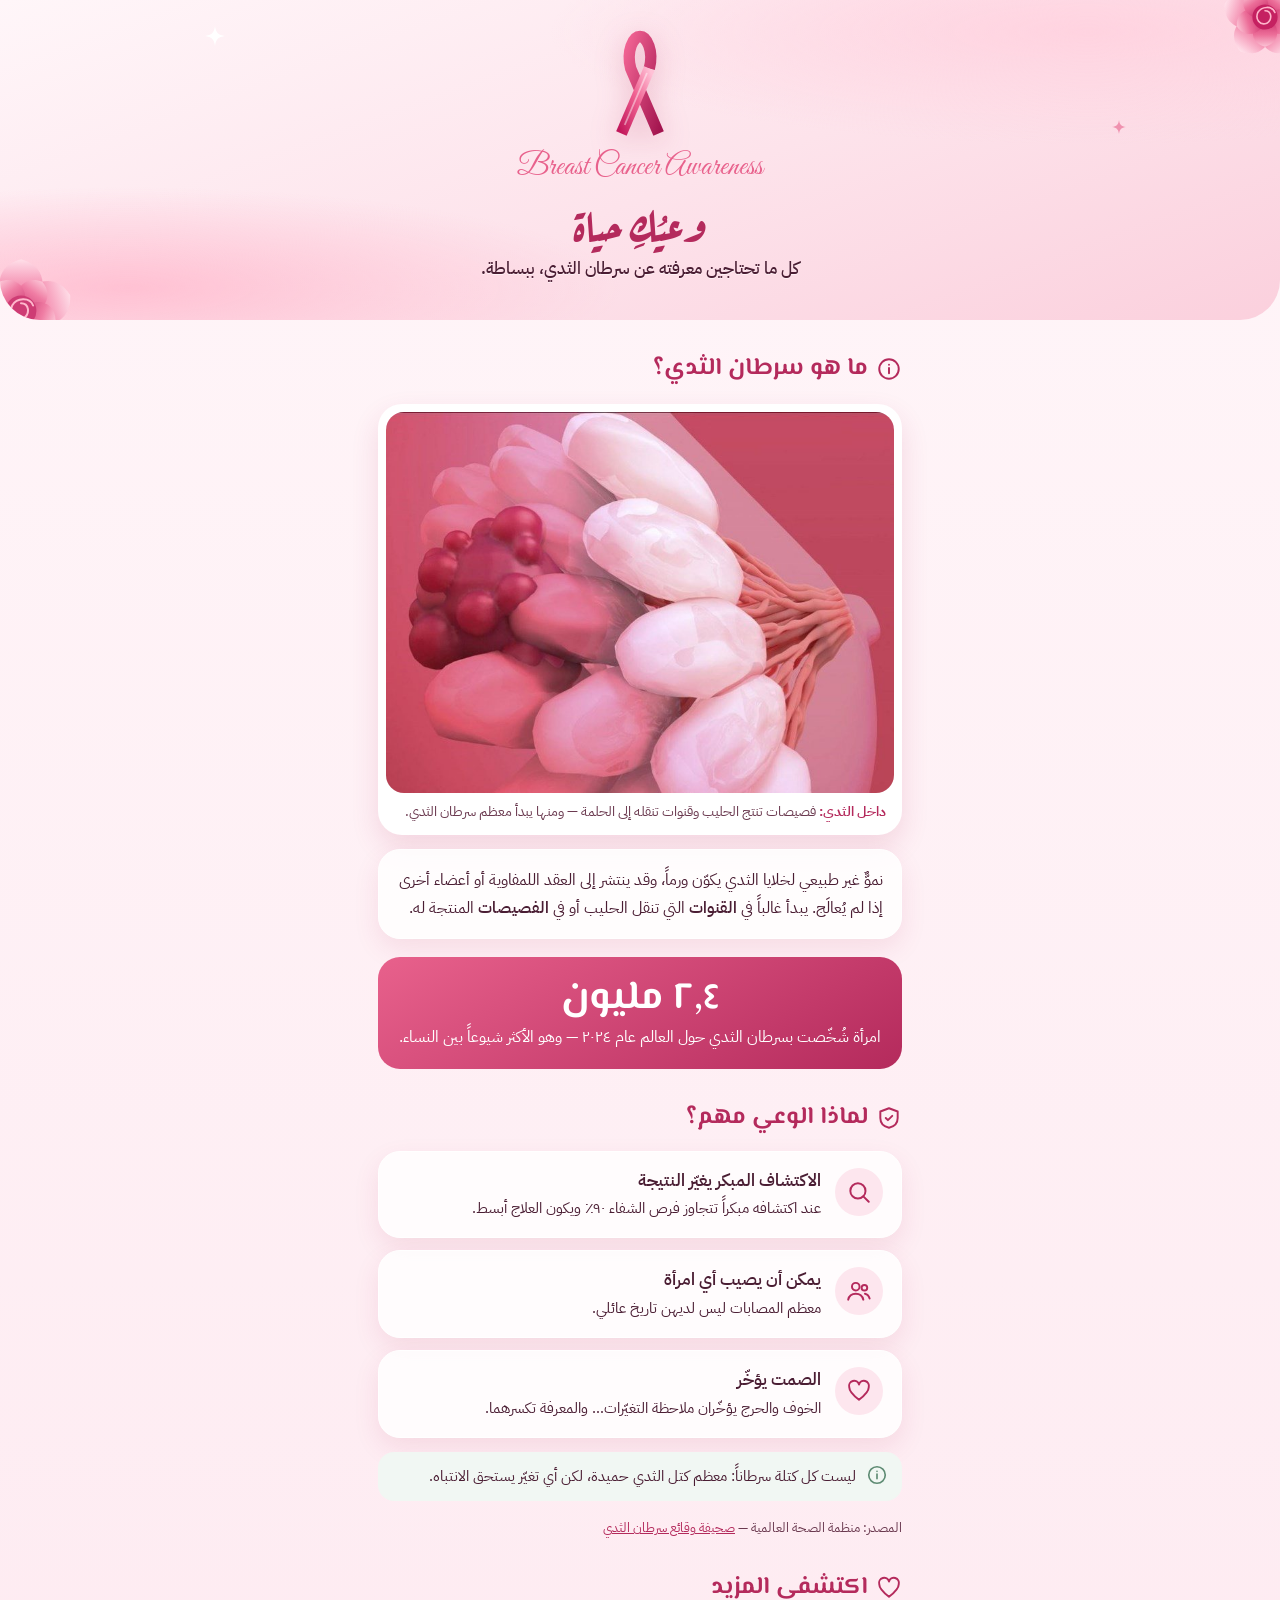
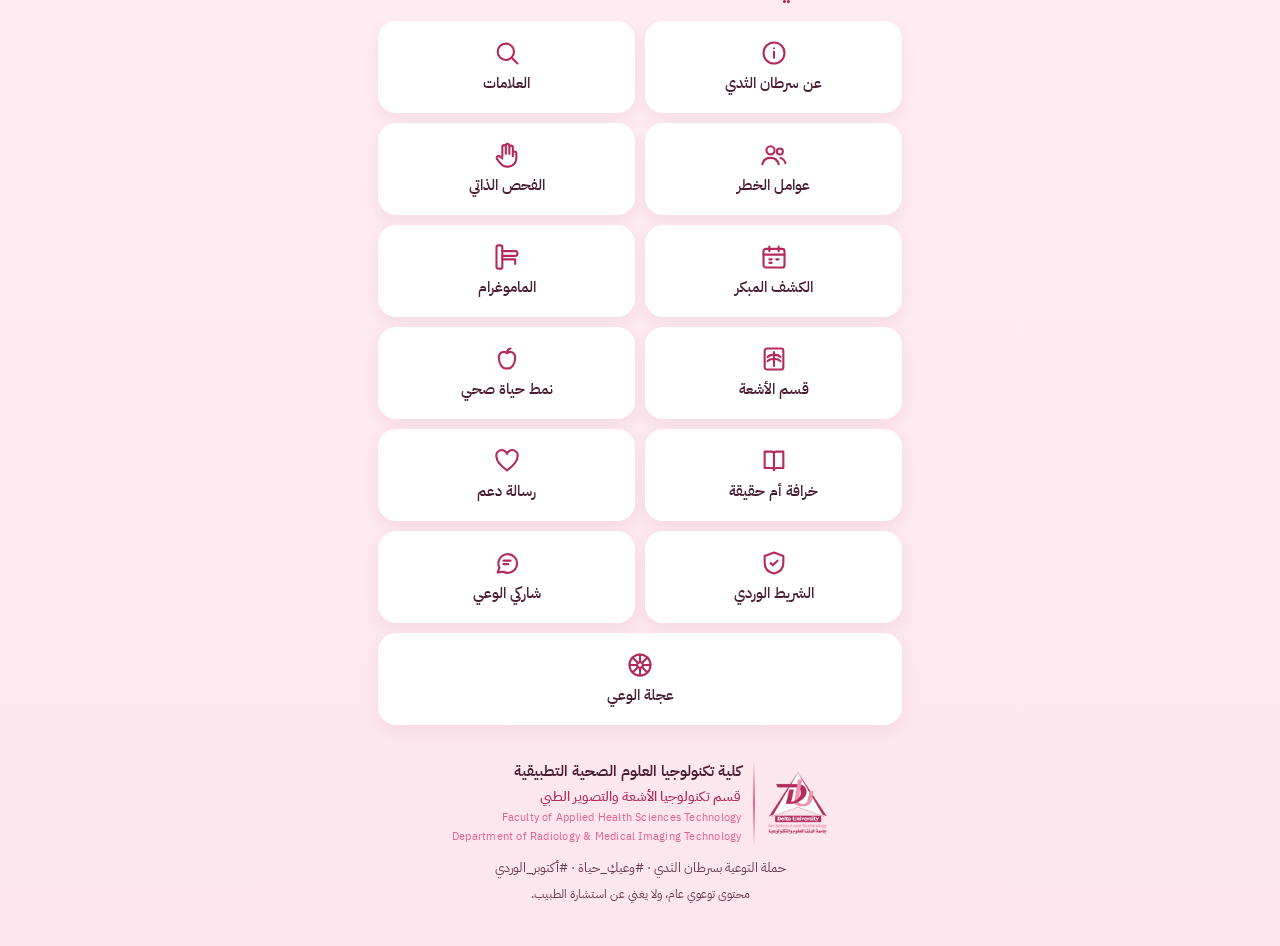
<file: index.html>
<!doctype html><html lang="ar" dir="rtl"><head><meta charset="utf-8">
<meta name="viewport" content="width=device-width,initial-scale=1">
<title>وعيُكِ حياة · وعيُكِ حياة</title><meta name="theme-color" content="#F7A0B8">
<meta name="description" content="حملة التوعية بسرطان الثدي — كلية تكنولوجيا العلوم الصحية التطبيقية، قسم تكنولوجيا الأشعة والتصوير الطبي">
<link rel="icon" href="assets/logo.png"><link rel="stylesheet" href="assets/style.css"></head><body>
<header class="hero"><svg class="rose r1" viewBox="-50 -50 100 100" aria-hidden="true"><defs>
<linearGradient id="pa" x1=".5" y1="1" x2=".5" y2="0"><stop offset="0" stop-color="#D94677"/><stop offset=".55" stop-color="#F48FB1"/><stop offset="1" stop-color="#FFE3EC"/></linearGradient>
<linearGradient id="pb" x1=".5" y1="1" x2=".5" y2="0"><stop offset="0" stop-color="#C2185B"/><stop offset=".6" stop-color="#EC6A96"/><stop offset="1" stop-color="#FBC2D4"/></linearGradient></defs>
<g fill="url(#pa)"><path d="M0 0 C -24 -8 -28 -40 0 -47 C 28 -40 24 -8 0 0 Z" transform="rotate(0)"/><path d="M0 0 C -24 -8 -28 -40 0 -47 C 28 -40 24 -8 0 0 Z" transform="rotate(72)"/><path d="M0 0 C -24 -8 -28 -40 0 -47 C 28 -40 24 -8 0 0 Z" transform="rotate(144)"/><path d="M0 0 C -24 -8 -28 -40 0 -47 C 28 -40 24 -8 0 0 Z" transform="rotate(216)"/><path d="M0 0 C -24 -8 -28 -40 0 -47 C 28 -40 24 -8 0 0 Z" transform="rotate(288)"/></g><g fill="url(#pb)"><path d="M0 0 C -17 -6 -19 -28 0 -33 C 19 -28 17 -6 0 0 Z" transform="rotate(36)"/><path d="M0 0 C -17 -6 -19 -28 0 -33 C 19 -28 17 -6 0 0 Z" transform="rotate(108)"/><path d="M0 0 C -17 -6 -19 -28 0 -33 C 19 -28 17 -6 0 0 Z" transform="rotate(180)"/><path d="M0 0 C -17 -6 -19 -28 0 -33 C 19 -28 17 -6 0 0 Z" transform="rotate(252)"/><path d="M0 0 C -17 -6 -19 -28 0 -33 C 19 -28 17 -6 0 0 Z" transform="rotate(324)"/></g><circle r="14" fill="#C2185B"/><path d="M0 -7 C 7 -7 9 2 2 7 C -6 10 -11 2 -8 -5 C -4 -12 8 -13 11 -5" fill="none" stroke="#FFB3C9" stroke-width="1.8" stroke-linecap="round"/></svg><svg class="rose r2" viewBox="-50 -50 100 100" aria-hidden="true"><defs>
<linearGradient id="pa" x1=".5" y1="1" x2=".5" y2="0"><stop offset="0" stop-color="#D94677"/><stop offset=".55" stop-color="#F48FB1"/><stop offset="1" stop-color="#FFE3EC"/></linearGradient>
<linearGradient id="pb" x1=".5" y1="1" x2=".5" y2="0"><stop offset="0" stop-color="#C2185B"/><stop offset=".6" stop-color="#EC6A96"/><stop offset="1" stop-color="#FBC2D4"/></linearGradient></defs>
<g fill="url(#pa)"><path d="M0 0 C -24 -8 -28 -40 0 -47 C 28 -40 24 -8 0 0 Z" transform="rotate(0)"/><path d="M0 0 C -24 -8 -28 -40 0 -47 C 28 -40 24 -8 0 0 Z" transform="rotate(72)"/><path d="M0 0 C -24 -8 -28 -40 0 -47 C 28 -40 24 -8 0 0 Z" transform="rotate(144)"/><path d="M0 0 C -24 -8 -28 -40 0 -47 C 28 -40 24 -8 0 0 Z" transform="rotate(216)"/><path d="M0 0 C -24 -8 -28 -40 0 -47 C 28 -40 24 -8 0 0 Z" transform="rotate(288)"/></g><g fill="url(#pb)"><path d="M0 0 C -17 -6 -19 -28 0 -33 C 19 -28 17 -6 0 0 Z" transform="rotate(36)"/><path d="M0 0 C -17 -6 -19 -28 0 -33 C 19 -28 17 -6 0 0 Z" transform="rotate(108)"/><path d="M0 0 C -17 -6 -19 -28 0 -33 C 19 -28 17 -6 0 0 Z" transform="rotate(180)"/><path d="M0 0 C -17 -6 -19 -28 0 -33 C 19 -28 17 -6 0 0 Z" transform="rotate(252)"/><path d="M0 0 C -17 -6 -19 -28 0 -33 C 19 -28 17 -6 0 0 Z" transform="rotate(324)"/></g><circle r="14" fill="#C2185B"/><path d="M0 -7 C 7 -7 9 2 2 7 C -6 10 -11 2 -8 -5 C -4 -12 8 -13 11 -5" fill="none" stroke="#FFB3C9" stroke-width="1.8" stroke-linecap="round"/></svg><svg viewBox="0 0 24 24" class="spark s1" aria-hidden="true"><path d="M12 0 C13 8 16 11 24 12 C16 13 13 16 12 24 C11 16 8 13 0 12 C8 11 11 8 12 0 Z"/></svg><svg viewBox="0 0 24 24" class="spark s2" aria-hidden="true"><path d="M12 0 C13 8 16 11 24 12 C16 13 13 16 12 24 C11 16 8 13 0 12 C8 11 11 8 12 0 Z"/></svg>
<svg class="ribbon" viewBox="0 0 120 212" aria-hidden="true"><defs>
<linearGradient id="rb1" x1="0" y1="0" x2="1" y2="1"><stop offset="0" stop-color="#F06292"/><stop offset="1" stop-color="#A3154F"/></linearGradient>
<linearGradient id="rb2" x1="1" y1="0" x2="0" y2="1"><stop offset="0" stop-color="#FFC1D6"/><stop offset=".45" stop-color="#F06292"/><stop offset="1" stop-color="#C2185B"/></linearGradient></defs>
<path d="M 96 200 L 42 74 C 33 40 47 12 60 12 C 73 12 87 40 78 74" fill="none" stroke="url(#rb1)" stroke-width="22" stroke-linejoin="round"/>
<path d="M 78 74 L 24 200" fill="none" stroke="url(#rb2)" stroke-width="22"/>
<path d="M 73 84 L 31 182" stroke="#fff" stroke-opacity=".45" stroke-width="3.5" stroke-linecap="round"/></svg><p class="kicker">Breast Cancer Awareness</p><h1>وعيُكِ حياة</h1><p class="lead">كل ما تحتاجين معرفته عن سرطان الثدي، ببساطة.</p></header>
<main class="wrap">
<h2><svg viewBox="0 0 24 24" width="26" height="26" fill="none" stroke="#B42A5C" stroke-width="1.8" stroke-linecap="round" stroke-linejoin="round" aria-hidden="true"><circle cx="12" cy="12" r="9"/><path d="M12 16v-5M12 8h.01"/></svg> ما هو سرطان الثدي؟</h2>
<figure class="photo tall"><img src="assets/img/anatomy/breast-tissue.jpg" alt="رسم توضيحي لأنسجة الثدي: الفصيصات والقنوات" loading="lazy" style="object-position:center"><figcaption><b>داخل الثدي:</b> فصيصات تنتج الحليب وقنوات تنقله إلى الحلمة — ومنها يبدأ معظم سرطان الثدي.</figcaption></figure>
<div class="card"><p style="margin:0;font-size:16px">نموٌّ غير طبيعي لخلايا الثدي يكوّن ورماً، وقد ينتشر إلى العقد اللمفاوية أو أعضاء أخرى إذا لم يُعالَج. يبدأ غالباً في <b>القنوات</b> التي تنقل الحليب أو في <b>الفصيصات</b> المنتجة له.</p></div>
<div class="stat"><div class="big">٢٫٤ مليون</div>امرأة شُخّصت بسرطان الثدي حول العالم عام ٢٠٢٤ — وهو الأكثر شيوعاً بين النساء.</div>
<h2><svg viewBox="0 0 24 24" width="26" height="26" fill="none" stroke="#B42A5C" stroke-width="1.8" stroke-linecap="round" stroke-linejoin="round" aria-hidden="true"><path d="M12 3l8 3v6c0 5-3.5 8-8 9-4.5-1-8-4-8-9V6z"/><path d="M9 12l2 2 4-4"/></svg> لماذا الوعي مهم؟</h2>
<div class="card row"><span class="badge"><svg viewBox="0 0 24 24" width="26" height="26" fill="none" stroke="#B42A5C" stroke-width="1.8" stroke-linecap="round" stroke-linejoin="round" aria-hidden="true"><circle cx="11" cy="11" r="7"/><path d="M21 21l-5-5"/></svg></span><div><b>الاكتشاف المبكر يغيّر النتيجة</b><p>عند اكتشافه مبكراً تتجاوز فرص الشفاء ٩٠٪ ويكون العلاج أبسط.</p></div></div><div class="card row"><span class="badge"><svg viewBox="0 0 24 24" width="26" height="26" fill="none" stroke="#B42A5C" stroke-width="1.8" stroke-linecap="round" stroke-linejoin="round" aria-hidden="true"><circle cx="9" cy="8" r="3.5"/><path d="M2 20c.8-3.5 3.6-5.5 7-5.5s6.2 2 7 5.5"/><circle cx="17" cy="9" r="2.6"/><path d="M17.5 14.5c2 .4 3.6 2 4.3 4.5"/></svg></span><div><b>يمكن أن يصيب أي امرأة</b><p>معظم المصابات ليس لديهن تاريخ عائلي.</p></div></div><div class="card row"><span class="badge"><svg viewBox="0 0 24 24" width="26" height="26" fill="none" stroke="#B42A5C" stroke-width="1.8" stroke-linecap="round" stroke-linejoin="round" aria-hidden="true"><path d="M12 20c-6-4.5-9-8-9-11.5A4.5 4.5 0 0 1 12 6a4.5 4.5 0 0 1 9 2.5C21 12 18 15.5 12 20z"/></svg></span><div><b>الصمت يؤخّر</b><p>الخوف والحرج يؤخّران ملاحظة التغيّرات… والمعرفة تكسرهما.</p></div></div>
<div class="note"><svg viewBox="0 0 24 24" width="22" height="22" fill="none" stroke="#5E8B73" stroke-width="1.8" stroke-linecap="round" stroke-linejoin="round" aria-hidden="true"><circle cx="12" cy="12" r="9"/><path d="M12 16v-5M12 8h.01"/></svg><span>ليست كل كتلة سرطاناً: معظم كتل الثدي حميدة، لكن أي تغيّر يستحق الانتباه.</span></div>
<p class="src">المصدر: منظمة الصحة العالمية — <a href="https://www.who.int/ar/news-room/fact-sheets/detail/breast-cancer">صحيفة وقائع سرطان الثدي</a></p>
<h2><svg viewBox="0 0 24 24" width="26" height="26" fill="none" stroke="#B42A5C" stroke-width="1.8" stroke-linecap="round" stroke-linejoin="round" aria-hidden="true"><path d="M12 20c-6-4.5-9-8-9-11.5A4.5 4.5 0 0 1 12 6a4.5 4.5 0 0 1 9 2.5C21 12 18 15.5 12 20z"/></svg> اكتشفي المزيد</h2><div class="grid nav" style="margin-top:0"><a href="awareness.html"><div class="tile"><svg viewBox="0 0 24 24" width="28" height="28" fill="none" stroke="#B42A5C" stroke-width="1.8" stroke-linecap="round" stroke-linejoin="round" aria-hidden="true"><circle cx="12" cy="12" r="9"/><path d="M12 16v-5M12 8h.01"/></svg>عن سرطان الثدي</div></a><a href="signs.html"><div class="tile"><svg viewBox="0 0 24 24" width="28" height="28" fill="none" stroke="#B42A5C" stroke-width="1.8" stroke-linecap="round" stroke-linejoin="round" aria-hidden="true"><circle cx="11" cy="11" r="7"/><path d="M21 21l-5-5"/></svg>العلامات</div></a><a href="risks.html"><div class="tile"><svg viewBox="0 0 24 24" width="28" height="28" fill="none" stroke="#B42A5C" stroke-width="1.8" stroke-linecap="round" stroke-linejoin="round" aria-hidden="true"><circle cx="9" cy="8" r="3.5"/><path d="M2 20c.8-3.5 3.6-5.5 7-5.5s6.2 2 7 5.5"/><circle cx="17" cy="9" r="2.6"/><path d="M17.5 14.5c2 .4 3.6 2 4.3 4.5"/></svg>عوامل الخطر</div></a><a href="selfexam.html"><div class="tile"><svg viewBox="0 0 24 24" width="28" height="28" fill="none" stroke="#B42A5C" stroke-width="1.8" stroke-linecap="round" stroke-linejoin="round" aria-hidden="true"><path d="M8 13V5a1.5 1.5 0 0 1 3 0v6M11 11V4a1.5 1.5 0 0 1 3 0v7M14 11V5.5a1.5 1.5 0 0 1 3 0V13M17 10.5a1.5 1.5 0 0 1 3 0V15a7 7 0 0 1-7 7h-1a7 7 0 0 1-5.6-2.8L3.5 15.5a1.6 1.6 0 0 1 2.5-2L8 15"/></svg>الفحص الذاتي</div></a><a href="screen.html"><div class="tile"><svg viewBox="0 0 24 24" width="28" height="28" fill="none" stroke="#B42A5C" stroke-width="1.8" stroke-linecap="round" stroke-linejoin="round" aria-hidden="true"><rect x="3" y="5" width="18" height="16" rx="2"/><path d="M3 10h18M8 3v4M16 3v4M8 14h2M14 14h2M8 17h2"/></svg>الكشف المبكر</div></a><a href="mammo.html"><div class="tile"><svg viewBox="0 0 24 24" width="28" height="28" fill="none" stroke="#B42A5C" stroke-width="1.8" stroke-linecap="round" stroke-linejoin="round" aria-hidden="true"><rect x="3" y="2" width="5" height="20" rx="1.5"/><path d="M8 7h11a2 2 0 0 1 0 4H8M8 14h11M19 14v4"/></svg>الماموغرام</div></a><a href="radiology.html"><div class="tile"><svg viewBox="0 0 24 24" width="28" height="28" fill="none" stroke="#B42A5C" stroke-width="1.8" stroke-linecap="round" stroke-linejoin="round" aria-hidden="true"><rect x="4" y="3" width="16" height="18" rx="2"/><path d="M12 6v12M11 8.5c-2 0-3.5.6-4.5 1.8M13 8.5c2 0 3.5.6 4.5 1.8M11 12c-2 0-3.5.6-4.5 1.8M13 12c2 0 3.5.6 4.5 1.8"/></svg>قسم الأشعة</div></a><a href="lifestyle.html"><div class="tile"><svg viewBox="0 0 24 24" width="28" height="28" fill="none" stroke="#B42A5C" stroke-width="1.8" stroke-linecap="round" stroke-linejoin="round" aria-hidden="true"><path d="M12 7c-2-2-7-1.5-7 4 0 5 3 10 7 9 4 1 7-4 7-9 0-5.5-5-6-7-4z"/><path d="M12 7c0-2 1-3.5 3-4"/></svg>نمط حياة صحي</div></a><a href="myths.html"><div class="tile"><svg viewBox="0 0 24 24" width="28" height="28" fill="none" stroke="#B42A5C" stroke-width="1.8" stroke-linecap="round" stroke-linejoin="round" aria-hidden="true"><path d="M4 4h6a2 2 0 0 1 2 2v14a2 2 0 0 0-2-2H4zM20 4h-6a2 2 0 0 0-2 2v14a2 2 0 0 1 2-2h6z"/></svg>خرافة أم حقيقة</div></a><a href="support.html"><div class="tile"><svg viewBox="0 0 24 24" width="28" height="28" fill="none" stroke="#B42A5C" stroke-width="1.8" stroke-linecap="round" stroke-linejoin="round" aria-hidden="true"><path d="M12 20c-6-4.5-9-8-9-11.5A4.5 4.5 0 0 1 12 6a4.5 4.5 0 0 1 9 2.5C21 12 18 15.5 12 20z"/></svg>رسالة دعم</div></a><a href="ribbon.html"><div class="tile"><svg viewBox="0 0 24 24" width="28" height="28" fill="none" stroke="#B42A5C" stroke-width="1.8" stroke-linecap="round" stroke-linejoin="round" aria-hidden="true"><path d="M12 3l8 3v6c0 5-3.5 8-8 9-4.5-1-8-4-8-9V6z"/><path d="M9 12l2 2 4-4"/></svg>الشريط الوردي</div></a><a href="share.html"><div class="tile"><svg viewBox="0 0 24 24" width="28" height="28" fill="none" stroke="#B42A5C" stroke-width="1.8" stroke-linecap="round" stroke-linejoin="round" aria-hidden="true"><path d="M4 20l1.5-4A8 8 0 1 1 9 19.5z"/><path d="M9 10h6M9 13h4"/></svg>شاركي الوعي</div></a><a href="wheel/"><div class="tile"><svg viewBox="0 0 24 24" width="28" height="28" fill="none" stroke="#B42A5C" stroke-width="1.8" stroke-linecap="round" stroke-linejoin="round" aria-hidden="true"><circle cx="12" cy="12" r="9"/><path d="M12 3v18M3 12h18M5.6 5.6l12.8 12.8M18.4 5.6 5.6 18.4"/><circle cx="12" cy="12" r="2.4" fill="#fff"/></svg>عجلة الوعي</div></a></div>
<footer><div class="org"><img src="assets/logo.png" alt="كلية تكنولوجيا العلوم الصحية التطبيقية" style="height:64px;margin:0"><i class="bar"></i><div><b>كلية تكنولوجيا العلوم الصحية التطبيقية</b><span>قسم تكنولوجيا الأشعة والتصوير الطبي</span><em>Faculty of Applied Health Sciences Technology<br>Department of Radiology &amp; Medical Imaging Technology</em></div></div>حملة التوعية بسرطان الثدي · #وعيكِ_حياة · #أكتوبر_الوردي
<div style="font-size:11.5px;margin-top:6px">محتوى توعوي عام، ولا يغني عن استشارة الطبيب.</div></footer></main></body></html>
</file>
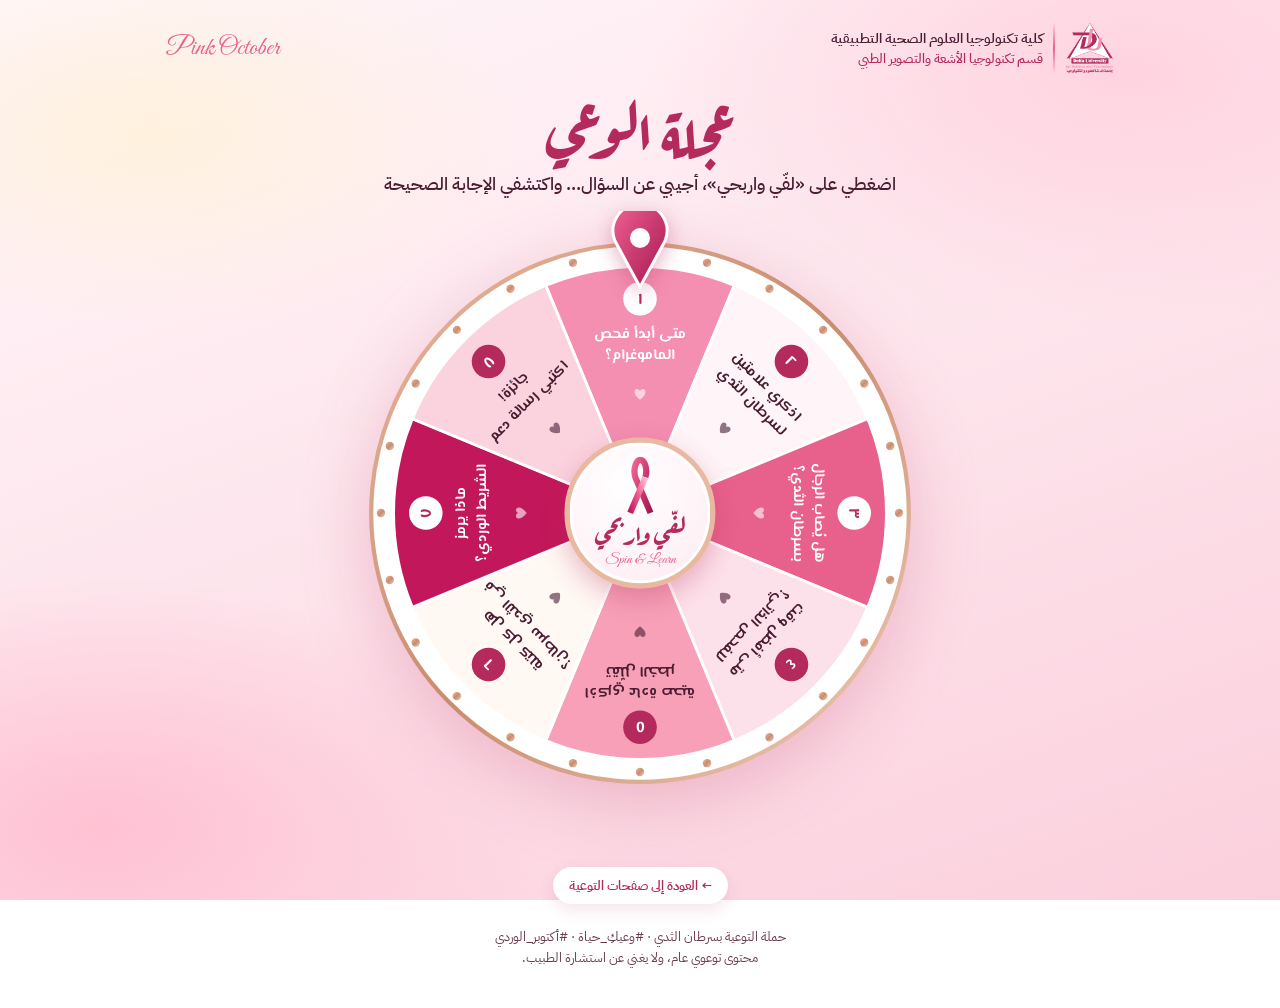
<file: wheel/index.html>
<!doctype html>
<html lang="ar" dir="rtl">
<head>
<meta charset="utf-8">
<meta name="viewport" content="width=device-width, initial-scale=1">
<title>عجلة الوعي · وعيُكِ حياة</title>
<meta name="description" content="عجلة الوعي التفاعلية — حملة التوعية بسرطان الثدي، كلية تكنولوجيا العلوم الصحية التطبيقية، قسم تكنولوجيا الأشعة والتصوير الطبي">
<meta name="theme-color" content="#F7A0B8">
<link rel="icon" href="../assets/logo.png">
<link rel="stylesheet" href="wheel.css">
<style>
:root{
  --deep:#B42A5C; --rose:#E8618C; --pink:#F7A0B8; --blush:#FDEAF0; --plum:#4A1D33; --sage:#5E8B73; --gold:#C98C6E;
  --head:'El Messiri','Segoe UI',Tahoma,sans-serif; --body:'IBM Plex Sans Arabic','Segoe UI',Tahoma,sans-serif;
}
*{box-sizing:border-box}
html,body{margin:0}
body{
  font-family:var(--body); color:var(--plum); min-height:100vh; overflow-x:hidden;
  background:
    radial-gradient(55% 40% at 88% 8%, #FFD3E0 0%, rgba(255,211,224,0) 70%),
    radial-gradient(50% 40% at 8% 92%, #FFC1D3 0%, rgba(255,193,211,0) 70%),
    radial-gradient(40% 30% at 12% 15%, #FFF1DD 0%, rgba(255,241,221,0) 70%),
    linear-gradient(160deg,#FFF6F9 0%,#FDE3EB 55%,#FBD0DD 100%);
  background-attachment:fixed;
}
.page{max-width:980px;margin:0 auto;padding:22px 16px 40px;display:flex;flex-direction:column;align-items:center}
header{display:flex;align-items:center;justify-content:space-between;width:100%;gap:12px}
.org{display:flex;align-items:center;gap:10px}
.org img{height:52px;width:auto}
.org .bar{width:2px;align-self:stretch;background:linear-gradient(180deg,rgba(232,97,140,0),var(--rose),rgba(232,97,140,0))}
.org b{display:block;font-size:13.5px}
.org span{display:block;font-size:12.5px;color:var(--deep);font-weight:500}
.kicker{font-family:'Great Vibes',cursive;color:var(--rose);font-size:26px;direction:ltr;white-space:nowrap}
h1{font-family:'Aref Ruqaa',var(--head);color:var(--deep);font-size:clamp(40px,8vw,64px);line-height:1.25;margin:14px 0 0;text-align:center}
.lead{margin:2px 0 18px;font-size:clamp(15px,3.6vw,18px);font-weight:500;text-align:center}

/* ---------- wheel ---------- */
.stage{position:relative;width:min(92vw,560px);aspect-ratio:1/1;margin-top:18px}
.pointer{position:absolute;top:-22px;left:50%;transform:translateX(-50%);width:62px;height:78px;z-index:3;filter:drop-shadow(0 6px 10px rgba(180,42,92,.35))}
.pointer.tick{animation:tick .12s ease-out}
@keyframes tick{0%{transform:translateX(-50%) rotate(0)}50%{transform:translateX(-50%) rotate(-9deg)}100%{transform:translateX(-50%) rotate(0)}}
#wheel{width:100%;height:100%;display:block;transform:rotate(0deg);will-change:transform;filter:drop-shadow(0 18px 34px rgba(180,42,92,.22))}
#wheel text{font-family:var(--head);font-weight:700}
.hub{
  position:absolute;top:50%;left:50%;transform:translate(-50%,-50%);z-index:2;
  width:27%;aspect-ratio:1/1;border-radius:50%;border:5px solid #E8B9A0;
  background:radial-gradient(circle at 40% 30%,#FFFFFF 0%,#FFF1F5 70%,#FDE1EA 100%);
  box-shadow:0 10px 26px rgba(180,42,92,.30), inset 0 0 0 3px #fff;
  display:flex;flex-direction:column;align-items:center;justify-content:center;gap:2px;
  cursor:pointer;color:var(--deep);font:inherit;padding:0;transition:transform .15s ease, box-shadow .15s ease;
}
.hub:hover{transform:translate(-50%,-50%) scale(1.04);box-shadow:0 14px 30px rgba(180,42,92,.38), inset 0 0 0 3px #fff}
.hub:focus-visible{outline:4px solid var(--rose);outline-offset:4px}
.hub:disabled{cursor:wait}
.hub svg{width:24%;height:auto}
.hub .go{font-family:'Aref Ruqaa',var(--head);font-weight:700;font-size:clamp(17px,4.2vw,26px);line-height:1.15}
.hub .en{font-family:'Great Vibes',cursive;font-size:clamp(11px,2.6vw,15px);color:var(--rose);direction:ltr}
.hint{margin-top:16px;font-size:14px;color:#6B3A50;text-align:center;min-height:22px}

/* ---------- popup ---------- */
.overlay{position:fixed;inset:0;background:rgba(74,29,51,.45);backdrop-filter:blur(3px);display:none;align-items:center;justify-content:center;padding:16px;z-index:10}
.overlay.open{display:flex;animation:fade .2s ease}
@keyframes fade{from{opacity:0}to{opacity:1}}
.card{
  position:relative;width:min(100%,520px);max-height:calc(100vh - 32px);overflow:auto;border-radius:28px;padding:26px 22px 22px;
  background:linear-gradient(180deg,#FFFFFF 0%,#FFF2F6 100%);box-shadow:0 24px 60px rgba(74,29,51,.35);
  animation:pop .28s cubic-bezier(.2,1.4,.4,1)
}
@keyframes pop{from{transform:scale(.85);opacity:0}to{transform:scale(1);opacity:1}}
.close{position:absolute;top:12px;left:12px;width:44px;height:44px;border-radius:50%;border:0;background:var(--blush);color:var(--deep);font-size:24px;cursor:pointer;line-height:1}
.close:focus-visible,.btn:focus-visible,textarea:focus-visible{outline:3px solid var(--rose);outline-offset:2px}
.badge{display:inline-flex;align-items:center;gap:8px;background:var(--blush);color:var(--deep);border-radius:99px;padding:4px 14px 4px 6px;font-weight:700;font-size:14px}
.badge i{display:inline-flex;align-items:center;justify-content:center;width:30px;height:30px;border-radius:50%;background:linear-gradient(150deg,var(--rose),var(--deep));color:#fff;font-style:normal;font-family:var(--head)}
.q{font-family:var(--head);color:var(--deep);font-size:clamp(24px,5.6vw,30px);line-height:1.35;margin:14px 0 12px}
label{display:block;font-weight:600;font-size:15px;margin-bottom:6px}
textarea{width:100%;min-height:92px;resize:vertical;border-radius:16px;border:1.5px solid #F4B6C8;background:#fff;padding:12px 14px;font:16px/1.6 var(--body);color:var(--plum)}
.row{display:flex;gap:10px;flex-wrap:wrap;margin-top:14px}
.btn{flex:1 1 180px;min-height:48px;border:0;border-radius:16px;padding:12px 16px;font:600 17px var(--body);cursor:pointer;color:#fff;background:linear-gradient(150deg,var(--rose),var(--deep));box-shadow:0 10px 22px rgba(180,42,92,.25)}
.btn.alt{background:#fff;color:var(--deep);box-shadow:0 0 0 1.5px #F4B6C8 inset}
.answer{display:none;margin-top:16px;border-radius:18px;padding:14px 16px;background:#F1F7F3;border:1.5px solid #CFE3D6}
.answer.show{display:block;animation:fade .25s ease}
.answer b{display:block;color:var(--sage);font-size:15px;margin-bottom:4px}
.answer p{margin:0;font-size:17px;line-height:1.7}
.mine{margin-top:10px;font-size:14px;color:#6B3A50}
.prize{text-align:center}
.prize .big{font-family:'Aref Ruqaa',var(--head);color:var(--deep);font-size:44px;line-height:1.3;margin:6px 0}
.prize p{font-size:18px;line-height:1.7;margin:6px 0 4px}
.heart{position:fixed;top:-30px;z-index:11;pointer-events:none;animation:fall linear forwards}
@keyframes fall{to{transform:translateY(110vh) rotate(260deg);opacity:.2}}

footer{margin-top:26px;text-align:center;font-size:12.5px;color:#6B3A50;line-height:1.7}
footer a{color:var(--deep)}
@media (max-width:520px){ .kicker{display:none} .org img{height:44px} }
@media (prefers-reduced-motion:reduce){ .heart{display:none} }
</style>
</head>
<body>
<div class="page">
  <header>
    <div class="org">
      <img src="../assets/logo.png" alt="شعار الكلية">
      <i class="bar"></i>
      <div><b>كلية تكنولوجيا العلوم الصحية التطبيقية</b><span>قسم تكنولوجيا الأشعة والتصوير الطبي</span></div>
    </div>
    <div class="kicker">Pink October</div>
  </header>

  <h1>عجلة الوعي</h1>
  <p class="lead">اضغطي على «لفّي واربحي»، أجيبي عن السؤال… واكتشفي الإجابة الصحيحة</p>

  <div class="stage">
    <svg class="pointer" id="pointer" viewBox="0 0 62 78" aria-hidden="true">
      <defs><linearGradient id="pg" x1="0" y1="0" x2="1" y2="1"><stop offset="0" stop-color="#F06292"/><stop offset="1" stop-color="#A3154F"/></linearGradient></defs>
      <path d="M31 76 L6 30 A27 27 0 1 1 56 30 Z" fill="url(#pg)" stroke="#fff" stroke-width="3"/>
      <circle cx="31" cy="27" r="10" fill="#fff"/>
    </svg>
    <svg id="wheel" viewBox="0 0 800 800" role="img" aria-label="عجلة الوعي بثمانية أسئلة"></svg>
    <button class="hub" id="spin" type="button" aria-label="لفّي العجلة">
      <svg viewBox="0 0 120 212" aria-hidden="true">
        <defs>
          <linearGradient id="rb1" x1="0" y1="0" x2="1" y2="1"><stop offset="0" stop-color="#F06292"/><stop offset="1" stop-color="#A3154F"/></linearGradient>
          <linearGradient id="rb2" x1="1" y1="0" x2="0" y2="1"><stop offset="0" stop-color="#FFC1D6"/><stop offset=".45" stop-color="#F06292"/><stop offset="1" stop-color="#C2185B"/></linearGradient>
        </defs>
        <path d="M 96 200 L 42 74 C 33 40 47 12 60 12 C 73 12 87 40 78 74" fill="none" stroke="url(#rb1)" stroke-width="22" stroke-linejoin="round"/>
        <path d="M 78 74 L 24 200" fill="none" stroke="url(#rb2)" stroke-width="22"/>
      </svg>
      <span class="go">لفّي واربحي</span>
      <span class="en">Spin &amp; Learn</span>
    </button>
  </div>
  <div class="hint" id="hint" aria-live="polite"></div>

  <footer>
    <a class="home" href="../index.html">← العودة إلى صفحات التوعية</a><br><br>
    حملة التوعية بسرطان الثدي · #وعيكِ_حياة · #أكتوبر_الوردي<br>
    محتوى توعوي عام، ولا يغني عن استشارة الطبيب.
  </footer>
</div>

<div class="overlay" id="overlay" aria-hidden="true">
  <div class="card" role="dialog" aria-modal="true" aria-labelledby="qtitle" id="card">
    <button class="close" id="close" type="button" aria-label="إغلاق">×</button>
    <div id="content"></div>
  </div>
</div>

<script>
// ---------- data: the 8 questions from the printed Awareness Wheel ----------
const SEGMENTS = [
  { l1: "متى أبدأ فحص", l2: "الماموغرام؟", a: "من سن ٤٠ تقريباً، كل ١–٢ سنة حسب توصية الطبيب (وأبكر لمن لديها خطر مرتفع).", page: "mammo", img: "../assets/img/mammography/mammography-exam.jpg", pos: "center 30%" },
  { l1: "اذكري علامتين", l2: "لسرطان الثدي", a: "كتلة، تغيّر الشكل، تنقّر الجلد، انكماش الحلمة، إفرازات، احمرار (أي اثنتين).", page: "signs", img: "../assets/img/anatomy/visual-signs.jpg", pos: "center" },
  { l1: "هل يُصاب الرجال", l2: "بسرطان الثدي؟", a: "نعم، نادراً: نحو ١٪ من الحالات.", page: "awareness" },
  { l1: "متى أفضل وقت", l2: "للفحص الذاتي؟", a: "مرة شهرياً، بعد انتهاء الدورة بـ٣–٥ أيام.", page: "selfexam", img: "../assets/img/self-exam/self-exam-palpation.jpg", pos: "center" },
  { l1: "اذكري عادة صحية", l2: "تقلّل الخطر", a: "النشاط البدني، الوزن الصحي، الغذاء المتوازن، الرضاعة الطبيعية، تجنّب التدخين.", page: "lifestyle" },
  { l1: "هل كل كتلة", l2: "في الثدي سرطان؟", a: "لا، معظم الكتل حميدة، لكن أي كتلة جديدة تحتاج فحصاً.", page: "myths", img: "../assets/img/anatomy/breast-tissue.jpg", pos: "center" },
  { l1: "ماذا يرمز", l2: "الشريط الوردي؟", a: "رمز عالمي للتوعية بسرطان الثدي ودعم المصابات والناجيات.", page: "ribbon", img: "../assets/img/campaign/pink-ribbon-silk.jpg", pos: "center" },
  { l1: "جائزة!", l2: "اكتبي رسالة دعم", a: "اكتبي رسالة على جدار الأمل واحصلي على دبوس الحملة.", prize: true, page: "support" },
];
const FILLS = ["#F48FB1", "#FFF4F7", "#E8618C", "#FDE1EA", "#F7A0B8", "#FFF8F3", "#C2185B", "#FBD3DF"];
const DARK = new Set(["#F48FB1", "#E8618C", "#C2185B"]);
const AR_DIGITS = "١٢٣٤٥٦٧٨";
const N = SEGMENTS.length, STEP = 360 / N;

// ---------- draw the wheel ----------
const NS = "http://www.w3.org/2000/svg";
const wheel = document.getElementById("wheel");
const CX = 400, CY = 400, R = 352;
function el(tag, attrs, parent) {
  const e = document.createElementNS(NS, tag);
  for (const k in attrs) e.setAttribute(k, attrs[k]);
  (parent || wheel).appendChild(e);
  return e;
}
function pt(angle, r) { const t = (angle - 90) * Math.PI / 180; return [CX + r * Math.cos(t), CY + r * Math.sin(t)]; }
function heart(cx, cy, s) {
  return `M${cx} ${cy + s * .9} C ${cx - s * 1.1} ${cy + s * .1} ${cx - s * 1.05} ${cy - s * .75} ${cx - s * .5} ${cy - s * .8} ` +
         `C ${cx - s * .2} ${cy - s * .83} ${cx} ${cy - s * .55} ${cx} ${cy - s * .4} C ${cx} ${cy - s * .55} ${cx + s * .2} ${cy - s * .83} ${cx + s * .5} ${cy - s * .8} ` +
         `C ${cx + s * 1.05} ${cy - s * .75} ${cx + s * 1.1} ${cy + s * .1} ${cx} ${cy + s * .9} Z`;
}
const defs = el("defs", {});
const gold = el("linearGradient", { id: "goldG", x1: 0, y1: 0, x2: 1, y2: 1 }, defs);
[["0", "#E8B9A0"], [".5", "#C98C6E"], ["1", "#F1CDB8"]].forEach(([o, c]) => el("stop", { offset: o, "stop-color": c }, gold));
el("circle", { cx: CX, cy: CY, r: R + 32, fill: "#fff", stroke: "url(#goldG)", "stroke-width": 6 });
SEGMENTS.forEach((s, k) => {
  const a0 = k * STEP - STEP / 2, a1 = k * STEP + STEP / 2;
  const [x0, y0] = pt(a0, R), [x1, y1] = pt(a1, R);
  el("path", { d: `M${CX} ${CY} L${x0.toFixed(2)} ${y0.toFixed(2)} A${R} ${R} 0 0 1 ${x1.toFixed(2)} ${y1.toFixed(2)} Z`, fill: FILLS[k], stroke: "#fff", "stroke-width": 4 });
  const dark = DARK.has(FILLS[k]), tc = dark ? "#FFFFFF" : "#4A1D33";
  const g = el("g", { transform: `rotate(${k * STEP} ${CX} ${CY})` });
  el("circle", { cx: CX, cy: CY - R + 46, r: 24, fill: dark ? "#FFFFFF" : "#B42A5C" }, g);
  const n = el("text", { x: CX, y: CY - R + 54, "text-anchor": "middle", "font-size": 24, fill: dark ? "#B42A5C" : "#FFFFFF" }, g); n.textContent = AR_DIGITS[k];
  const t1 = el("text", { x: CX, y: CY - 250, "text-anchor": "middle", direction: "rtl", "font-size": 21, fill: tc }, g); t1.textContent = s.l1;
  const t2 = el("text", { x: CX, y: CY - 220, "text-anchor": "middle", direction: "rtl", "font-size": 21, fill: tc }, g); t2.textContent = s.l2;
  el("path", { d: heart(CX, CY - 170, 9), fill: tc, opacity: .6 }, g);
});
for (let a = 0; a < 360; a += 15) { const [x, y] = pt(a, R + 18); el("circle", { cx: x.toFixed(2), cy: y.toFixed(2), r: 6, fill: "url(#goldG)" }); }

// ---------- spin ----------
const spinBtn = document.getElementById("spin"), hint = document.getElementById("hint"), pointer = document.getElementById("pointer");
const reduce = matchMedia("(prefers-reduced-motion: reduce)").matches;
let rotation = 0, spinning = false, last = -1;

function rand(max) {
  if (window.crypto && crypto.getRandomValues) { const u = new Uint32Array(1); crypto.getRandomValues(u); return u[0] % max; }
  return Math.floor(Math.random() * max);
}
function spin() {
  if (spinning) return;
  spinning = true; spinBtn.disabled = true; hint.textContent = "العجلة تدور…";
  let k = rand(N);
  if (k === last && N > 1) k = (k + 1 + rand(N - 1)) % N; // avoid the same question twice in a row
  last = k;
  const jitter = (rand(1000) / 1000 - 0.5) * (STEP * 0.7); // land anywhere inside the segment, not on its edge
  const current = ((rotation % 360) + 360) % 360;
  const target = (360 - k * STEP + jitter + 360) % 360;
  const turns = reduce ? 1 : 6 + rand(3);
  rotation += turns * 360 + ((target - current + 360) % 360);
  const dur = reduce ? 900 : 5200 + rand(1200);
  wheel.style.transition = `transform ${dur}ms cubic-bezier(.12,.72,.08,1)`;
  wheel.style.transform = `rotate(${rotation}deg)`;
  tickWhileSpinning(dur);
  setTimeout(() => { spinning = false; spinBtn.disabled = false; hint.textContent = ""; openCard(k); }, dur + 120);
}
function tickWhileSpinning(dur) {
  if (reduce) return;
  const start = performance.now(); let lastSeg = null;
  (function frame(now) {
    const m = getComputedStyle(wheel).transform;
    if (m && m !== "none") {
      const [a, b] = m.slice(7, -1).split(",").map(Number);
      const ang = ((Math.atan2(b, a) * 180 / Math.PI) + 360) % 360;
      const seg = Math.floor(((360 - ang + STEP / 2) % 360) / STEP);
      if (seg !== lastSeg) { lastSeg = seg; pointer.classList.remove("tick"); void pointer.offsetWidth; pointer.classList.add("tick"); }
    }
    if (now - start < dur) requestAnimationFrame(frame);
  })(start);
}
spinBtn.addEventListener("click", spin);

// ---------- popup ----------
const overlay = document.getElementById("overlay"), content = document.getElementById("content"), closeBtn = document.getElementById("close");
let lastFocus = null;
function esc(s) { const d = document.createElement("div"); d.textContent = s; return d.innerHTML; }
function openCard(k) {
  const s = SEGMENTS[k];
  lastFocus = document.activeElement;
  if (s.prize) {
    content.innerHTML = `
      <div class="prize">
        <span class="badge"><i>${AR_DIGITS[k]}</i> مبروك!</span>
        <div class="big" id="qtitle">${esc(s.l1)}</div>
        <p><b>${esc(s.l2)}</b></p>
        <p>${esc(s.a)}</p>
        <div class="row"><button class="btn" type="button" data-act="again">لفّة جديدة</button></div>
        <a class="more" href="../support.html">رسالة دعم لكِ ←</a>
      </div>`;
    hearts();
  } else {
    content.innerHTML = `
      <span class="badge"><i>${AR_DIGITS[k]}</i> سؤال التوعية</span>
      <h2 class="q" id="qtitle">${esc(s.l1)} ${esc(s.l2)}</h2>
      ${s.img ? `<img class="qimg" src="${s.img}" alt="" style="object-position:${s.pos}">` : ""}
      <label for="ans">إجابتكِ</label>
      <textarea id="ans" placeholder="اكتبي إجابتكِ هنا…"></textarea>
      <div class="row">
        <button class="btn" type="button" data-act="reveal">اعرضي الإجابة الصحيحة</button>
        <button class="btn alt" type="button" data-act="again">لفّة جديدة</button>
      </div>
      <div class="answer" id="answer" aria-live="polite">
        <b>الإجابة الصحيحة</b>
        <p>${esc(s.a)}</p>
        <div class="mine" id="mine"></div>
        <a class="more" href="../${s.page}.html">اعرفي أكثر ←</a>
      </div>`;
  }
  overlay.classList.add("open"); overlay.setAttribute("aria-hidden", "false");
  (content.querySelector("textarea") || content.querySelector(".btn")).focus();
}
function closeCard() {
  overlay.classList.remove("open"); overlay.setAttribute("aria-hidden", "true");
  if (lastFocus) lastFocus.focus();
}
content.addEventListener("click", (e) => {
  const act = e.target.closest("[data-act]")?.dataset.act;
  if (act === "reveal") {
    const box = document.getElementById("answer"), mine = document.getElementById("mine"), v = document.getElementById("ans").value.trim();
    mine.textContent = v ? "إجابتكِ: " + v : "";
    box.classList.add("show"); e.target.textContent = "أحسنتِ!"; e.target.disabled = true;
  } else if (act === "again") { closeCard(); setTimeout(spin, 250); }
});
closeBtn.addEventListener("click", closeCard);
overlay.addEventListener("click", (e) => { if (e.target === overlay) closeCard(); });
document.addEventListener("keydown", (e) => {
  if (!overlay.classList.contains("open")) return;
  if (e.key === "Escape") closeCard();
  if (e.key === "Tab") { // keep focus inside the popup
    const f = [...overlay.querySelectorAll("button:not([disabled]),textarea")];
    if (!f.length) return;
    const first = f[0], lastEl = f[f.length - 1];
    if (e.shiftKey && document.activeElement === first) { e.preventDefault(); lastEl.focus(); }
    else if (!e.shiftKey && document.activeElement === lastEl) { e.preventDefault(); first.focus(); }
  }
});
function hearts() {
  if (reduce) return;
  for (let i = 0; i < 26; i++) {
    const h = document.createElement("div"); h.className = "heart";
    const size = 14 + rand(18);
    h.innerHTML = `<svg width="${size}" height="${size}" viewBox="0 0 24 22"><path d="M12 21C5 15 1 11 1 7A5.5 5.5 0 0 1 12 4.5 5.5 5.5 0 0 1 23 7c0 4-4 8-11 14z" fill="${["#F06292", "#E8618C", "#F7A0B8", "#C2185B"][rand(4)]}"/></svg>`;
    h.style.left = rand(100) + "vw"; h.style.animationDuration = (2.2 + rand(20) / 10) + "s"; h.style.animationDelay = (rand(8) / 10) + "s";
    document.body.appendChild(h); setTimeout(() => h.remove(), 5200);
  }
}
</script>
</body>
</html>
</file>
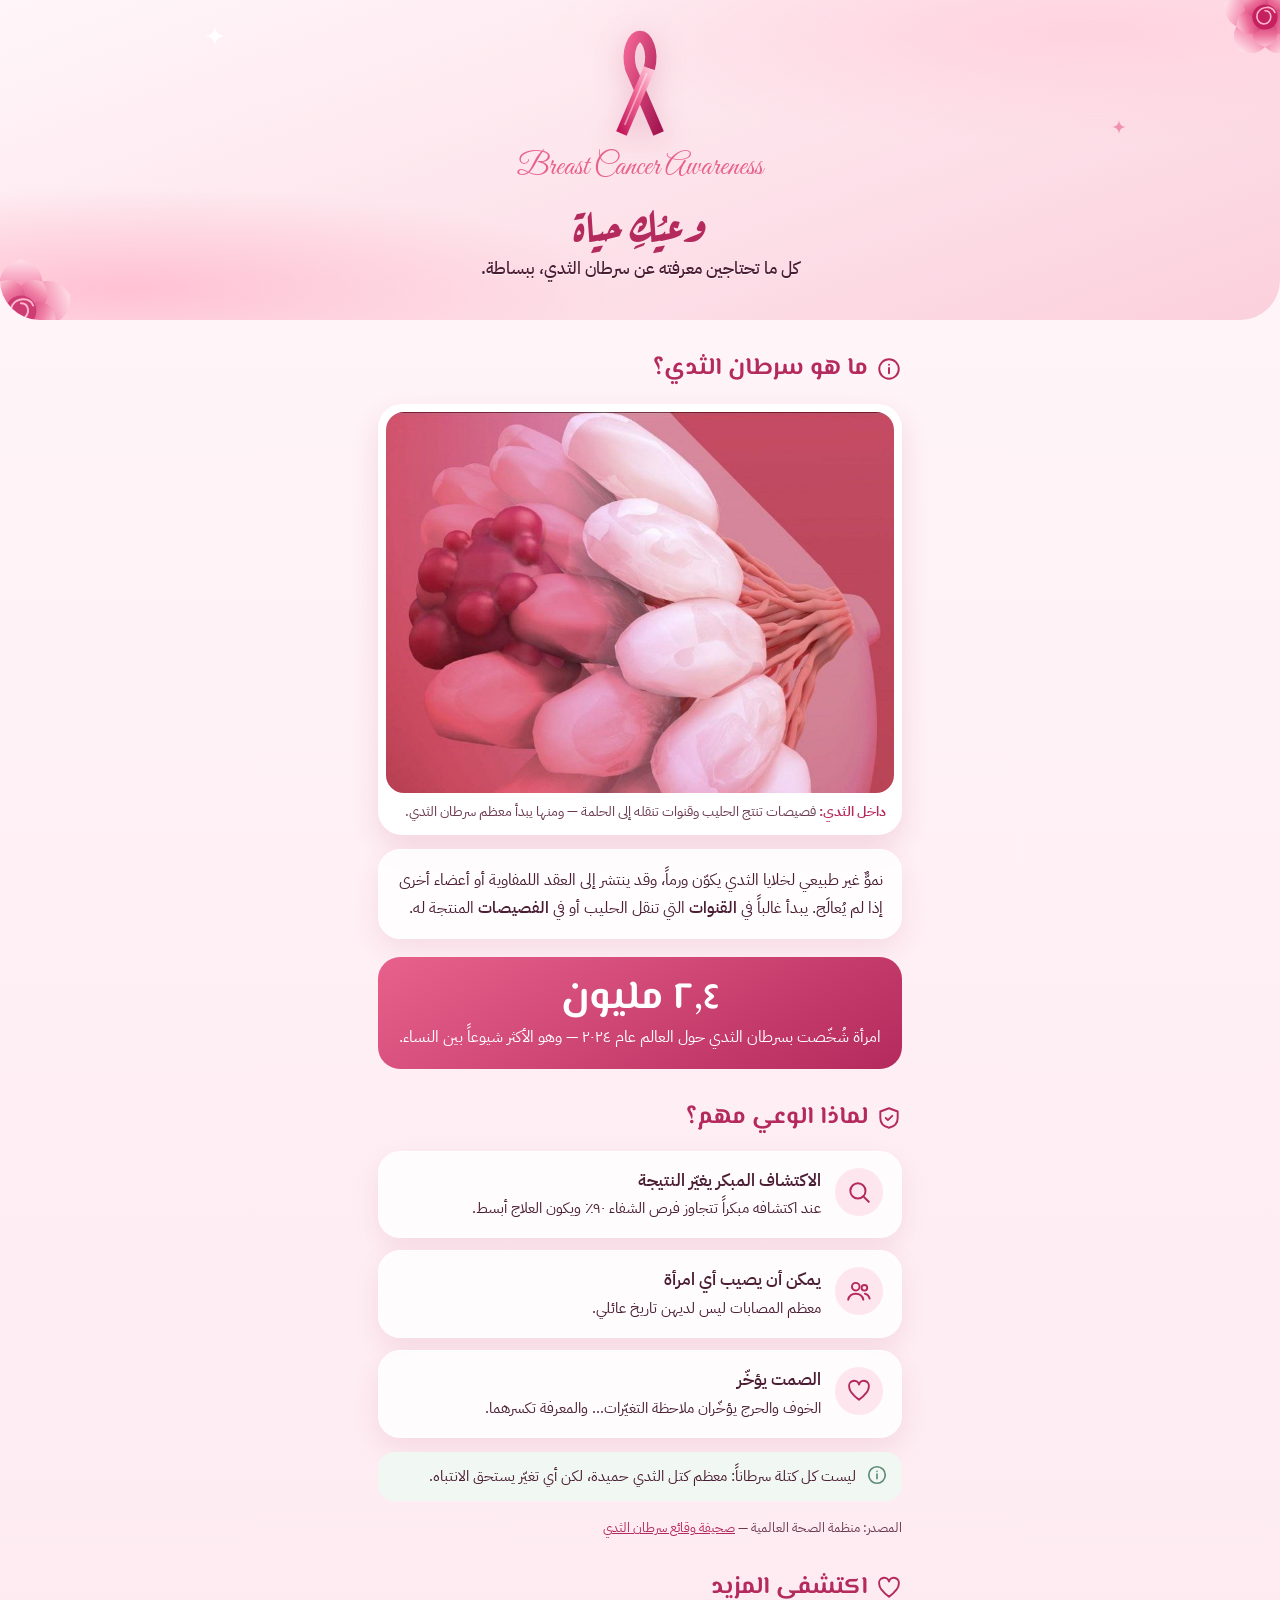
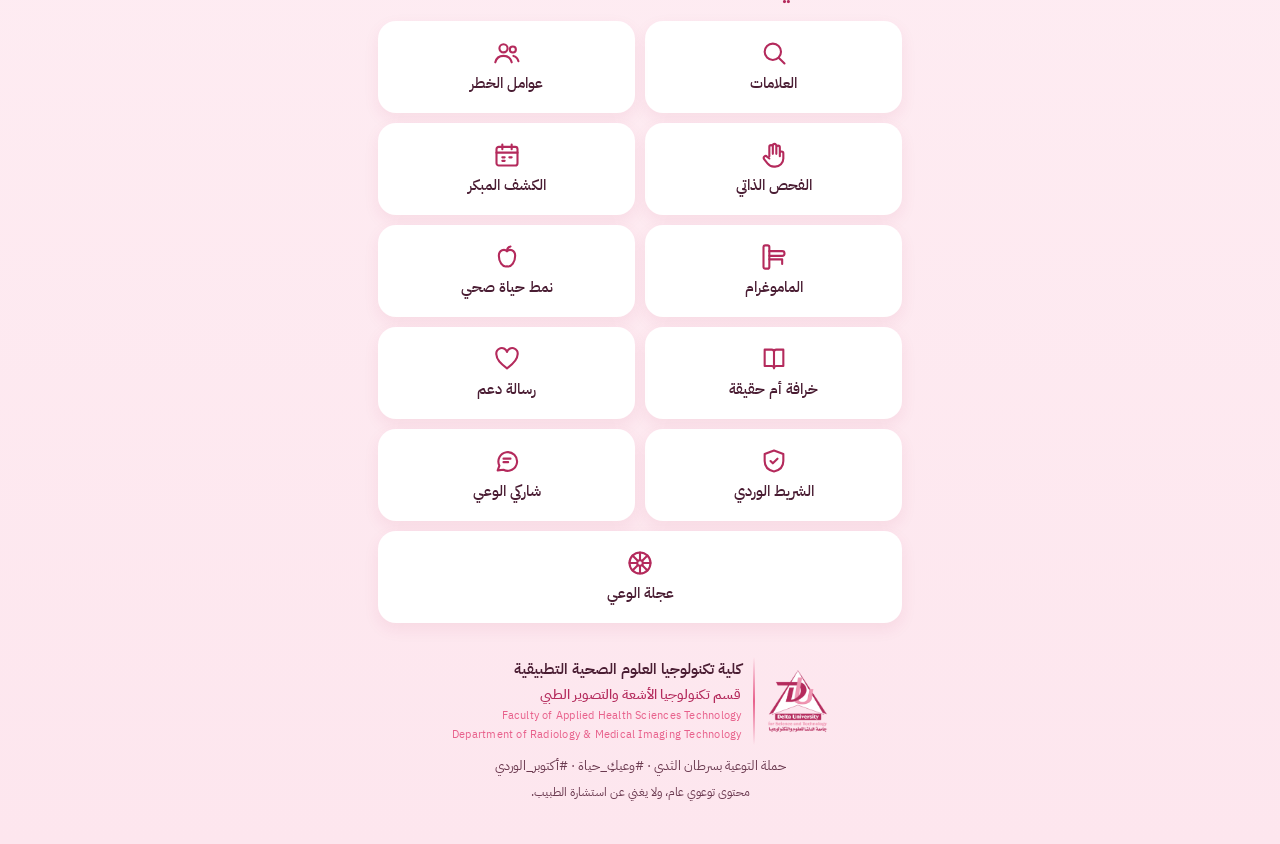
<file: awareness.html>
<!doctype html><html lang="ar" dir="rtl"><head><meta charset="utf-8">
<meta name="viewport" content="width=device-width,initial-scale=1">
<title>وعيُكِ حياة · وعيُكِ حياة</title><meta name="theme-color" content="#F7A0B8">
<meta name="description" content="حملة التوعية بسرطان الثدي — كلية تكنولوجيا العلوم الصحية التطبيقية، قسم تكنولوجيا الأشعة والتصوير الطبي">
<link rel="icon" href="assets/logo.png"><link rel="stylesheet" href="assets/style.css"></head><body>
<header class="hero"><svg class="rose r1" viewBox="-50 -50 100 100" aria-hidden="true"><defs>
<linearGradient id="pa" x1=".5" y1="1" x2=".5" y2="0"><stop offset="0" stop-color="#D94677"/><stop offset=".55" stop-color="#F48FB1"/><stop offset="1" stop-color="#FFE3EC"/></linearGradient>
<linearGradient id="pb" x1=".5" y1="1" x2=".5" y2="0"><stop offset="0" stop-color="#C2185B"/><stop offset=".6" stop-color="#EC6A96"/><stop offset="1" stop-color="#FBC2D4"/></linearGradient></defs>
<g fill="url(#pa)"><path d="M0 0 C -24 -8 -28 -40 0 -47 C 28 -40 24 -8 0 0 Z" transform="rotate(0)"/><path d="M0 0 C -24 -8 -28 -40 0 -47 C 28 -40 24 -8 0 0 Z" transform="rotate(72)"/><path d="M0 0 C -24 -8 -28 -40 0 -47 C 28 -40 24 -8 0 0 Z" transform="rotate(144)"/><path d="M0 0 C -24 -8 -28 -40 0 -47 C 28 -40 24 -8 0 0 Z" transform="rotate(216)"/><path d="M0 0 C -24 -8 -28 -40 0 -47 C 28 -40 24 -8 0 0 Z" transform="rotate(288)"/></g><g fill="url(#pb)"><path d="M0 0 C -17 -6 -19 -28 0 -33 C 19 -28 17 -6 0 0 Z" transform="rotate(36)"/><path d="M0 0 C -17 -6 -19 -28 0 -33 C 19 -28 17 -6 0 0 Z" transform="rotate(108)"/><path d="M0 0 C -17 -6 -19 -28 0 -33 C 19 -28 17 -6 0 0 Z" transform="rotate(180)"/><path d="M0 0 C -17 -6 -19 -28 0 -33 C 19 -28 17 -6 0 0 Z" transform="rotate(252)"/><path d="M0 0 C -17 -6 -19 -28 0 -33 C 19 -28 17 -6 0 0 Z" transform="rotate(324)"/></g><circle r="14" fill="#C2185B"/><path d="M0 -7 C 7 -7 9 2 2 7 C -6 10 -11 2 -8 -5 C -4 -12 8 -13 11 -5" fill="none" stroke="#FFB3C9" stroke-width="1.8" stroke-linecap="round"/></svg><svg class="rose r2" viewBox="-50 -50 100 100" aria-hidden="true"><defs>
<linearGradient id="pa" x1=".5" y1="1" x2=".5" y2="0"><stop offset="0" stop-color="#D94677"/><stop offset=".55" stop-color="#F48FB1"/><stop offset="1" stop-color="#FFE3EC"/></linearGradient>
<linearGradient id="pb" x1=".5" y1="1" x2=".5" y2="0"><stop offset="0" stop-color="#C2185B"/><stop offset=".6" stop-color="#EC6A96"/><stop offset="1" stop-color="#FBC2D4"/></linearGradient></defs>
<g fill="url(#pa)"><path d="M0 0 C -24 -8 -28 -40 0 -47 C 28 -40 24 -8 0 0 Z" transform="rotate(0)"/><path d="M0 0 C -24 -8 -28 -40 0 -47 C 28 -40 24 -8 0 0 Z" transform="rotate(72)"/><path d="M0 0 C -24 -8 -28 -40 0 -47 C 28 -40 24 -8 0 0 Z" transform="rotate(144)"/><path d="M0 0 C -24 -8 -28 -40 0 -47 C 28 -40 24 -8 0 0 Z" transform="rotate(216)"/><path d="M0 0 C -24 -8 -28 -40 0 -47 C 28 -40 24 -8 0 0 Z" transform="rotate(288)"/></g><g fill="url(#pb)"><path d="M0 0 C -17 -6 -19 -28 0 -33 C 19 -28 17 -6 0 0 Z" transform="rotate(36)"/><path d="M0 0 C -17 -6 -19 -28 0 -33 C 19 -28 17 -6 0 0 Z" transform="rotate(108)"/><path d="M0 0 C -17 -6 -19 -28 0 -33 C 19 -28 17 -6 0 0 Z" transform="rotate(180)"/><path d="M0 0 C -17 -6 -19 -28 0 -33 C 19 -28 17 -6 0 0 Z" transform="rotate(252)"/><path d="M0 0 C -17 -6 -19 -28 0 -33 C 19 -28 17 -6 0 0 Z" transform="rotate(324)"/></g><circle r="14" fill="#C2185B"/><path d="M0 -7 C 7 -7 9 2 2 7 C -6 10 -11 2 -8 -5 C -4 -12 8 -13 11 -5" fill="none" stroke="#FFB3C9" stroke-width="1.8" stroke-linecap="round"/></svg><svg viewBox="0 0 24 24" class="spark s1" aria-hidden="true"><path d="M12 0 C13 8 16 11 24 12 C16 13 13 16 12 24 C11 16 8 13 0 12 C8 11 11 8 12 0 Z"/></svg><svg viewBox="0 0 24 24" class="spark s2" aria-hidden="true"><path d="M12 0 C13 8 16 11 24 12 C16 13 13 16 12 24 C11 16 8 13 0 12 C8 11 11 8 12 0 Z"/></svg>
<svg class="ribbon" viewBox="0 0 120 212" aria-hidden="true"><defs>
<linearGradient id="rb1" x1="0" y1="0" x2="1" y2="1"><stop offset="0" stop-color="#F06292"/><stop offset="1" stop-color="#A3154F"/></linearGradient>
<linearGradient id="rb2" x1="1" y1="0" x2="0" y2="1"><stop offset="0" stop-color="#FFC1D6"/><stop offset=".45" stop-color="#F06292"/><stop offset="1" stop-color="#C2185B"/></linearGradient></defs>
<path d="M 96 200 L 42 74 C 33 40 47 12 60 12 C 73 12 87 40 78 74" fill="none" stroke="url(#rb1)" stroke-width="22" stroke-linejoin="round"/>
<path d="M 78 74 L 24 200" fill="none" stroke="url(#rb2)" stroke-width="22"/>
<path d="M 73 84 L 31 182" stroke="#fff" stroke-opacity=".45" stroke-width="3.5" stroke-linecap="round"/></svg><p class="kicker">Breast Cancer Awareness</p><h1>وعيُكِ حياة</h1><p class="lead">كل ما تحتاجين معرفته عن سرطان الثدي، ببساطة.</p></header>
<main class="wrap">
<h2><svg viewBox="0 0 24 24" width="26" height="26" fill="none" stroke="#B42A5C" stroke-width="1.8" stroke-linecap="round" stroke-linejoin="round" aria-hidden="true"><circle cx="12" cy="12" r="9"/><path d="M12 16v-5M12 8h.01"/></svg> ما هو سرطان الثدي؟</h2>
<figure class="photo tall"><img src="assets/img/anatomy/breast-tissue.jpg" alt="رسم توضيحي لأنسجة الثدي: الفصيصات والقنوات" loading="lazy" style="object-position:center"><figcaption><b>داخل الثدي:</b> فصيصات تنتج الحليب وقنوات تنقله إلى الحلمة — ومنها يبدأ معظم سرطان الثدي.</figcaption></figure>
<div class="card"><p style="margin:0;font-size:16px">نموٌّ غير طبيعي لخلايا الثدي يكوّن ورماً، وقد ينتشر إلى العقد اللمفاوية أو أعضاء أخرى إذا لم يُعالَج. يبدأ غالباً في <b>القنوات</b> التي تنقل الحليب أو في <b>الفصيصات</b> المنتجة له.</p></div>
<div class="stat"><div class="big">٢٫٤ مليون</div>امرأة شُخّصت بسرطان الثدي حول العالم عام ٢٠٢٤ — وهو الأكثر شيوعاً بين النساء.</div>
<h2><svg viewBox="0 0 24 24" width="26" height="26" fill="none" stroke="#B42A5C" stroke-width="1.8" stroke-linecap="round" stroke-linejoin="round" aria-hidden="true"><path d="M12 3l8 3v6c0 5-3.5 8-8 9-4.5-1-8-4-8-9V6z"/><path d="M9 12l2 2 4-4"/></svg> لماذا الوعي مهم؟</h2>
<div class="card row"><span class="badge"><svg viewBox="0 0 24 24" width="26" height="26" fill="none" stroke="#B42A5C" stroke-width="1.8" stroke-linecap="round" stroke-linejoin="round" aria-hidden="true"><circle cx="11" cy="11" r="7"/><path d="M21 21l-5-5"/></svg></span><div><b>الاكتشاف المبكر يغيّر النتيجة</b><p>عند اكتشافه مبكراً تتجاوز فرص الشفاء ٩٠٪ ويكون العلاج أبسط.</p></div></div><div class="card row"><span class="badge"><svg viewBox="0 0 24 24" width="26" height="26" fill="none" stroke="#B42A5C" stroke-width="1.8" stroke-linecap="round" stroke-linejoin="round" aria-hidden="true"><circle cx="9" cy="8" r="3.5"/><path d="M2 20c.8-3.5 3.6-5.5 7-5.5s6.2 2 7 5.5"/><circle cx="17" cy="9" r="2.6"/><path d="M17.5 14.5c2 .4 3.6 2 4.3 4.5"/></svg></span><div><b>يمكن أن يصيب أي امرأة</b><p>معظم المصابات ليس لديهن تاريخ عائلي.</p></div></div><div class="card row"><span class="badge"><svg viewBox="0 0 24 24" width="26" height="26" fill="none" stroke="#B42A5C" stroke-width="1.8" stroke-linecap="round" stroke-linejoin="round" aria-hidden="true"><path d="M12 20c-6-4.5-9-8-9-11.5A4.5 4.5 0 0 1 12 6a4.5 4.5 0 0 1 9 2.5C21 12 18 15.5 12 20z"/></svg></span><div><b>الصمت يؤخّر</b><p>الخوف والحرج يؤخّران ملاحظة التغيّرات… والمعرفة تكسرهما.</p></div></div>
<div class="note"><svg viewBox="0 0 24 24" width="22" height="22" fill="none" stroke="#5E8B73" stroke-width="1.8" stroke-linecap="round" stroke-linejoin="round" aria-hidden="true"><circle cx="12" cy="12" r="9"/><path d="M12 16v-5M12 8h.01"/></svg><span>ليست كل كتلة سرطاناً: معظم كتل الثدي حميدة، لكن أي تغيّر يستحق الانتباه.</span></div>
<p class="src">المصدر: منظمة الصحة العالمية — <a href="https://www.who.int/ar/news-room/fact-sheets/detail/breast-cancer">صحيفة وقائع سرطان الثدي</a></p>
<h2><svg viewBox="0 0 24 24" width="26" height="26" fill="none" stroke="#B42A5C" stroke-width="1.8" stroke-linecap="round" stroke-linejoin="round" aria-hidden="true"><path d="M12 20c-6-4.5-9-8-9-11.5A4.5 4.5 0 0 1 12 6a4.5 4.5 0 0 1 9 2.5C21 12 18 15.5 12 20z"/></svg> اكتشفي المزيد</h2><div class="grid nav" style="margin-top:0"><a href="signs.html"><div class="tile"><svg viewBox="0 0 24 24" width="28" height="28" fill="none" stroke="#B42A5C" stroke-width="1.8" stroke-linecap="round" stroke-linejoin="round" aria-hidden="true"><circle cx="11" cy="11" r="7"/><path d="M21 21l-5-5"/></svg>العلامات</div></a><a href="risks.html"><div class="tile"><svg viewBox="0 0 24 24" width="28" height="28" fill="none" stroke="#B42A5C" stroke-width="1.8" stroke-linecap="round" stroke-linejoin="round" aria-hidden="true"><circle cx="9" cy="8" r="3.5"/><path d="M2 20c.8-3.5 3.6-5.5 7-5.5s6.2 2 7 5.5"/><circle cx="17" cy="9" r="2.6"/><path d="M17.5 14.5c2 .4 3.6 2 4.3 4.5"/></svg>عوامل الخطر</div></a><a href="selfexam.html"><div class="tile"><svg viewBox="0 0 24 24" width="28" height="28" fill="none" stroke="#B42A5C" stroke-width="1.8" stroke-linecap="round" stroke-linejoin="round" aria-hidden="true"><path d="M8 13V5a1.5 1.5 0 0 1 3 0v6M11 11V4a1.5 1.5 0 0 1 3 0v7M14 11V5.5a1.5 1.5 0 0 1 3 0V13M17 10.5a1.5 1.5 0 0 1 3 0V15a7 7 0 0 1-7 7h-1a7 7 0 0 1-5.6-2.8L3.5 15.5a1.6 1.6 0 0 1 2.5-2L8 15"/></svg>الفحص الذاتي</div></a><a href="screen.html"><div class="tile"><svg viewBox="0 0 24 24" width="28" height="28" fill="none" stroke="#B42A5C" stroke-width="1.8" stroke-linecap="round" stroke-linejoin="round" aria-hidden="true"><rect x="3" y="5" width="18" height="16" rx="2"/><path d="M3 10h18M8 3v4M16 3v4M8 14h2M14 14h2M8 17h2"/></svg>الكشف المبكر</div></a><a href="mammo.html"><div class="tile"><svg viewBox="0 0 24 24" width="28" height="28" fill="none" stroke="#B42A5C" stroke-width="1.8" stroke-linecap="round" stroke-linejoin="round" aria-hidden="true"><rect x="3" y="2" width="5" height="20" rx="1.5"/><path d="M8 7h11a2 2 0 0 1 0 4H8M8 14h11M19 14v4"/></svg>الماموغرام</div></a><a href="lifestyle.html"><div class="tile"><svg viewBox="0 0 24 24" width="28" height="28" fill="none" stroke="#B42A5C" stroke-width="1.8" stroke-linecap="round" stroke-linejoin="round" aria-hidden="true"><path d="M12 7c-2-2-7-1.5-7 4 0 5 3 10 7 9 4 1 7-4 7-9 0-5.5-5-6-7-4z"/><path d="M12 7c0-2 1-3.5 3-4"/></svg>نمط حياة صحي</div></a><a href="myths.html"><div class="tile"><svg viewBox="0 0 24 24" width="28" height="28" fill="none" stroke="#B42A5C" stroke-width="1.8" stroke-linecap="round" stroke-linejoin="round" aria-hidden="true"><path d="M4 4h6a2 2 0 0 1 2 2v14a2 2 0 0 0-2-2H4zM20 4h-6a2 2 0 0 0-2 2v14a2 2 0 0 1 2-2h6z"/></svg>خرافة أم حقيقة</div></a><a href="support.html"><div class="tile"><svg viewBox="0 0 24 24" width="28" height="28" fill="none" stroke="#B42A5C" stroke-width="1.8" stroke-linecap="round" stroke-linejoin="round" aria-hidden="true"><path d="M12 20c-6-4.5-9-8-9-11.5A4.5 4.5 0 0 1 12 6a4.5 4.5 0 0 1 9 2.5C21 12 18 15.5 12 20z"/></svg>رسالة دعم</div></a><a href="ribbon.html"><div class="tile"><svg viewBox="0 0 24 24" width="28" height="28" fill="none" stroke="#B42A5C" stroke-width="1.8" stroke-linecap="round" stroke-linejoin="round" aria-hidden="true"><path d="M12 3l8 3v6c0 5-3.5 8-8 9-4.5-1-8-4-8-9V6z"/><path d="M9 12l2 2 4-4"/></svg>الشريط الوردي</div></a><a href="share.html"><div class="tile"><svg viewBox="0 0 24 24" width="28" height="28" fill="none" stroke="#B42A5C" stroke-width="1.8" stroke-linecap="round" stroke-linejoin="round" aria-hidden="true"><path d="M4 20l1.5-4A8 8 0 1 1 9 19.5z"/><path d="M9 10h6M9 13h4"/></svg>شاركي الوعي</div></a><a href="wheel/"><div class="tile"><svg viewBox="0 0 24 24" width="28" height="28" fill="none" stroke="#B42A5C" stroke-width="1.8" stroke-linecap="round" stroke-linejoin="round" aria-hidden="true"><circle cx="12" cy="12" r="9"/><path d="M12 3v18M3 12h18M5.6 5.6l12.8 12.8M18.4 5.6 5.6 18.4"/><circle cx="12" cy="12" r="2.4" fill="#fff"/></svg>عجلة الوعي</div></a></div>
<footer><div class="org"><img src="assets/logo.png" alt="كلية تكنولوجيا العلوم الصحية التطبيقية" style="height:64px;margin:0"><i class="bar"></i><div><b>كلية تكنولوجيا العلوم الصحية التطبيقية</b><span>قسم تكنولوجيا الأشعة والتصوير الطبي</span><em>Faculty of Applied Health Sciences Technology<br>Department of Radiology &amp; Medical Imaging Technology</em></div></div>حملة التوعية بسرطان الثدي · #وعيكِ_حياة · #أكتوبر_الوردي
<div style="font-size:11.5px;margin-top:6px">محتوى توعوي عام، ولا يغني عن استشارة الطبيب.</div></footer></main></body></html>
</file>
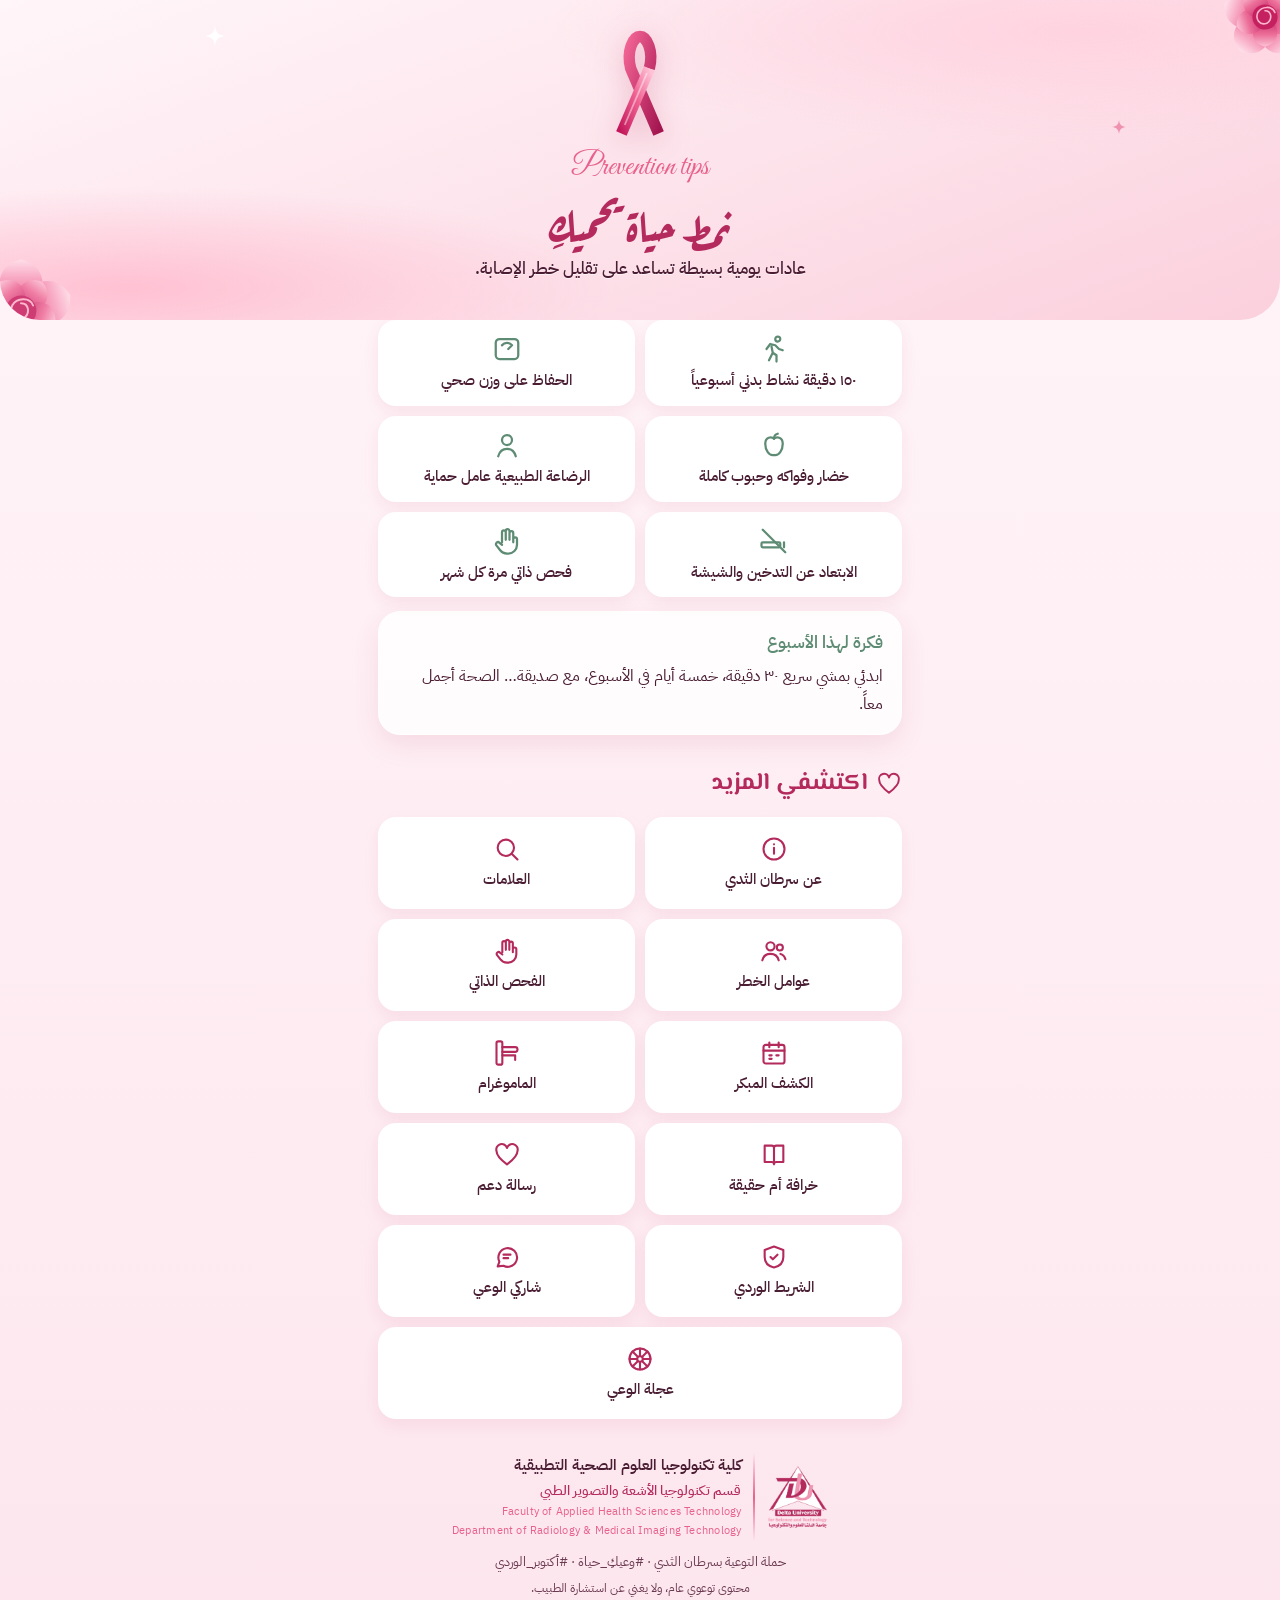
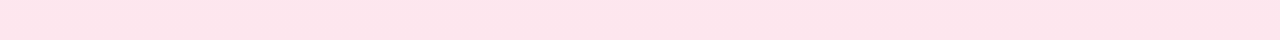
<file: lifestyle.html>
<!doctype html><html lang="ar" dir="rtl"><head><meta charset="utf-8">
<meta name="viewport" content="width=device-width,initial-scale=1">
<title>نمط حياة يحميكِ · وعيُكِ حياة</title><meta name="theme-color" content="#F7A0B8">
<meta name="description" content="حملة التوعية بسرطان الثدي — كلية تكنولوجيا العلوم الصحية التطبيقية، قسم تكنولوجيا الأشعة والتصوير الطبي">
<link rel="icon" href="assets/logo.png"><link rel="stylesheet" href="assets/style.css"></head><body>
<header class="hero"><svg class="rose r1" viewBox="-50 -50 100 100" aria-hidden="true"><defs>
<linearGradient id="pa" x1=".5" y1="1" x2=".5" y2="0"><stop offset="0" stop-color="#D94677"/><stop offset=".55" stop-color="#F48FB1"/><stop offset="1" stop-color="#FFE3EC"/></linearGradient>
<linearGradient id="pb" x1=".5" y1="1" x2=".5" y2="0"><stop offset="0" stop-color="#C2185B"/><stop offset=".6" stop-color="#EC6A96"/><stop offset="1" stop-color="#FBC2D4"/></linearGradient></defs>
<g fill="url(#pa)"><path d="M0 0 C -24 -8 -28 -40 0 -47 C 28 -40 24 -8 0 0 Z" transform="rotate(0)"/><path d="M0 0 C -24 -8 -28 -40 0 -47 C 28 -40 24 -8 0 0 Z" transform="rotate(72)"/><path d="M0 0 C -24 -8 -28 -40 0 -47 C 28 -40 24 -8 0 0 Z" transform="rotate(144)"/><path d="M0 0 C -24 -8 -28 -40 0 -47 C 28 -40 24 -8 0 0 Z" transform="rotate(216)"/><path d="M0 0 C -24 -8 -28 -40 0 -47 C 28 -40 24 -8 0 0 Z" transform="rotate(288)"/></g><g fill="url(#pb)"><path d="M0 0 C -17 -6 -19 -28 0 -33 C 19 -28 17 -6 0 0 Z" transform="rotate(36)"/><path d="M0 0 C -17 -6 -19 -28 0 -33 C 19 -28 17 -6 0 0 Z" transform="rotate(108)"/><path d="M0 0 C -17 -6 -19 -28 0 -33 C 19 -28 17 -6 0 0 Z" transform="rotate(180)"/><path d="M0 0 C -17 -6 -19 -28 0 -33 C 19 -28 17 -6 0 0 Z" transform="rotate(252)"/><path d="M0 0 C -17 -6 -19 -28 0 -33 C 19 -28 17 -6 0 0 Z" transform="rotate(324)"/></g><circle r="14" fill="#C2185B"/><path d="M0 -7 C 7 -7 9 2 2 7 C -6 10 -11 2 -8 -5 C -4 -12 8 -13 11 -5" fill="none" stroke="#FFB3C9" stroke-width="1.8" stroke-linecap="round"/></svg><svg class="rose r2" viewBox="-50 -50 100 100" aria-hidden="true"><defs>
<linearGradient id="pa" x1=".5" y1="1" x2=".5" y2="0"><stop offset="0" stop-color="#D94677"/><stop offset=".55" stop-color="#F48FB1"/><stop offset="1" stop-color="#FFE3EC"/></linearGradient>
<linearGradient id="pb" x1=".5" y1="1" x2=".5" y2="0"><stop offset="0" stop-color="#C2185B"/><stop offset=".6" stop-color="#EC6A96"/><stop offset="1" stop-color="#FBC2D4"/></linearGradient></defs>
<g fill="url(#pa)"><path d="M0 0 C -24 -8 -28 -40 0 -47 C 28 -40 24 -8 0 0 Z" transform="rotate(0)"/><path d="M0 0 C -24 -8 -28 -40 0 -47 C 28 -40 24 -8 0 0 Z" transform="rotate(72)"/><path d="M0 0 C -24 -8 -28 -40 0 -47 C 28 -40 24 -8 0 0 Z" transform="rotate(144)"/><path d="M0 0 C -24 -8 -28 -40 0 -47 C 28 -40 24 -8 0 0 Z" transform="rotate(216)"/><path d="M0 0 C -24 -8 -28 -40 0 -47 C 28 -40 24 -8 0 0 Z" transform="rotate(288)"/></g><g fill="url(#pb)"><path d="M0 0 C -17 -6 -19 -28 0 -33 C 19 -28 17 -6 0 0 Z" transform="rotate(36)"/><path d="M0 0 C -17 -6 -19 -28 0 -33 C 19 -28 17 -6 0 0 Z" transform="rotate(108)"/><path d="M0 0 C -17 -6 -19 -28 0 -33 C 19 -28 17 -6 0 0 Z" transform="rotate(180)"/><path d="M0 0 C -17 -6 -19 -28 0 -33 C 19 -28 17 -6 0 0 Z" transform="rotate(252)"/><path d="M0 0 C -17 -6 -19 -28 0 -33 C 19 -28 17 -6 0 0 Z" transform="rotate(324)"/></g><circle r="14" fill="#C2185B"/><path d="M0 -7 C 7 -7 9 2 2 7 C -6 10 -11 2 -8 -5 C -4 -12 8 -13 11 -5" fill="none" stroke="#FFB3C9" stroke-width="1.8" stroke-linecap="round"/></svg><svg viewBox="0 0 24 24" class="spark s1" aria-hidden="true"><path d="M12 0 C13 8 16 11 24 12 C16 13 13 16 12 24 C11 16 8 13 0 12 C8 11 11 8 12 0 Z"/></svg><svg viewBox="0 0 24 24" class="spark s2" aria-hidden="true"><path d="M12 0 C13 8 16 11 24 12 C16 13 13 16 12 24 C11 16 8 13 0 12 C8 11 11 8 12 0 Z"/></svg>
<svg class="ribbon" viewBox="0 0 120 212" aria-hidden="true"><defs>
<linearGradient id="rb1" x1="0" y1="0" x2="1" y2="1"><stop offset="0" stop-color="#F06292"/><stop offset="1" stop-color="#A3154F"/></linearGradient>
<linearGradient id="rb2" x1="1" y1="0" x2="0" y2="1"><stop offset="0" stop-color="#FFC1D6"/><stop offset=".45" stop-color="#F06292"/><stop offset="1" stop-color="#C2185B"/></linearGradient></defs>
<path d="M 96 200 L 42 74 C 33 40 47 12 60 12 C 73 12 87 40 78 74" fill="none" stroke="url(#rb1)" stroke-width="22" stroke-linejoin="round"/>
<path d="M 78 74 L 24 200" fill="none" stroke="url(#rb2)" stroke-width="22"/>
<path d="M 73 84 L 31 182" stroke="#fff" stroke-opacity=".45" stroke-width="3.5" stroke-linecap="round"/></svg><p class="kicker">Prevention tips</p><h1>نمط حياة يحميكِ</h1><p class="lead">عادات يومية بسيطة تساعد على تقليل خطر الإصابة.</p></header>
<main class="wrap">
<div class="grid"><div class="tile"><svg viewBox="0 0 24 24" width="30" height="30" fill="none" stroke="#5E8B73" stroke-width="1.8" stroke-linecap="round" stroke-linejoin="round" aria-hidden="true"><circle cx="15" cy="4" r="2"/><path d="M8 21l3-6 3 2v5M6 12l3-4 4 1 3 3 3 1M11 15l-1-5"/></svg>١٥٠ دقيقة نشاط بدني أسبوعياً</div><div class="tile"><svg viewBox="0 0 24 24" width="30" height="30" fill="none" stroke="#5E8B73" stroke-width="1.8" stroke-linecap="round" stroke-linejoin="round" aria-hidden="true"><rect x="3" y="4" width="18" height="16" rx="3"/><path d="M8 9a5 5 0 0 1 8 0l-3 3"/></svg>الحفاظ على وزن صحي</div><div class="tile"><svg viewBox="0 0 24 24" width="30" height="30" fill="none" stroke="#5E8B73" stroke-width="1.8" stroke-linecap="round" stroke-linejoin="round" aria-hidden="true"><path d="M12 7c-2-2-7-1.5-7 4 0 5 3 10 7 9 4 1 7-4 7-9 0-5.5-5-6-7-4z"/><path d="M12 7c0-2 1-3.5 3-4"/></svg>خضار وفواكه وحبوب كاملة</div><div class="tile"><svg viewBox="0 0 24 24" width="30" height="30" fill="none" stroke="#5E8B73" stroke-width="1.8" stroke-linecap="round" stroke-linejoin="round" aria-hidden="true"><circle cx="12" cy="8" r="4"/><path d="M5 21c1-4 4-6 7-6s6 2 7 6"/></svg>الرضاعة الطبيعية عامل حماية</div><div class="tile"><svg viewBox="0 0 24 24" width="30" height="30" fill="none" stroke="#5E8B73" stroke-width="1.8" stroke-linecap="round" stroke-linejoin="round" aria-hidden="true"><rect x="2" y="13" width="15" height="4" rx="1"/><path d="M20 13v4M3 3l18 18"/></svg>الابتعاد عن التدخين والشيشة</div><div class="tile"><svg viewBox="0 0 24 24" width="30" height="30" fill="none" stroke="#5E8B73" stroke-width="1.8" stroke-linecap="round" stroke-linejoin="round" aria-hidden="true"><path d="M8 13V5a1.5 1.5 0 0 1 3 0v6M11 11V4a1.5 1.5 0 0 1 3 0v7M14 11V5.5a1.5 1.5 0 0 1 3 0V13M17 10.5a1.5 1.5 0 0 1 3 0V15a7 7 0 0 1-7 7h-1a7 7 0 0 1-5.6-2.8L3.5 15.5a1.6 1.6 0 0 1 2.5-2L8 15"/></svg>فحص ذاتي مرة كل شهر</div></div>
<div class="card" style="margin-top:14px"><b style="color:#5E8B73;font-size:17px">فكرة لهذا الأسبوع</b><p style="margin:4px 0 0">ابدئي بمشي سريع ٣٠ دقيقة، خمسة أيام في الأسبوع، مع صديقة… الصحة أجمل معاً.</p></div>
<h2><svg viewBox="0 0 24 24" width="26" height="26" fill="none" stroke="#B42A5C" stroke-width="1.8" stroke-linecap="round" stroke-linejoin="round" aria-hidden="true"><path d="M12 20c-6-4.5-9-8-9-11.5A4.5 4.5 0 0 1 12 6a4.5 4.5 0 0 1 9 2.5C21 12 18 15.5 12 20z"/></svg> اكتشفي المزيد</h2><div class="grid nav" style="margin-top:0"><a href="awareness.html"><div class="tile"><svg viewBox="0 0 24 24" width="28" height="28" fill="none" stroke="#B42A5C" stroke-width="1.8" stroke-linecap="round" stroke-linejoin="round" aria-hidden="true"><circle cx="12" cy="12" r="9"/><path d="M12 16v-5M12 8h.01"/></svg>عن سرطان الثدي</div></a><a href="signs.html"><div class="tile"><svg viewBox="0 0 24 24" width="28" height="28" fill="none" stroke="#B42A5C" stroke-width="1.8" stroke-linecap="round" stroke-linejoin="round" aria-hidden="true"><circle cx="11" cy="11" r="7"/><path d="M21 21l-5-5"/></svg>العلامات</div></a><a href="risks.html"><div class="tile"><svg viewBox="0 0 24 24" width="28" height="28" fill="none" stroke="#B42A5C" stroke-width="1.8" stroke-linecap="round" stroke-linejoin="round" aria-hidden="true"><circle cx="9" cy="8" r="3.5"/><path d="M2 20c.8-3.5 3.6-5.5 7-5.5s6.2 2 7 5.5"/><circle cx="17" cy="9" r="2.6"/><path d="M17.5 14.5c2 .4 3.6 2 4.3 4.5"/></svg>عوامل الخطر</div></a><a href="selfexam.html"><div class="tile"><svg viewBox="0 0 24 24" width="28" height="28" fill="none" stroke="#B42A5C" stroke-width="1.8" stroke-linecap="round" stroke-linejoin="round" aria-hidden="true"><path d="M8 13V5a1.5 1.5 0 0 1 3 0v6M11 11V4a1.5 1.5 0 0 1 3 0v7M14 11V5.5a1.5 1.5 0 0 1 3 0V13M17 10.5a1.5 1.5 0 0 1 3 0V15a7 7 0 0 1-7 7h-1a7 7 0 0 1-5.6-2.8L3.5 15.5a1.6 1.6 0 0 1 2.5-2L8 15"/></svg>الفحص الذاتي</div></a><a href="screen.html"><div class="tile"><svg viewBox="0 0 24 24" width="28" height="28" fill="none" stroke="#B42A5C" stroke-width="1.8" stroke-linecap="round" stroke-linejoin="round" aria-hidden="true"><rect x="3" y="5" width="18" height="16" rx="2"/><path d="M3 10h18M8 3v4M16 3v4M8 14h2M14 14h2M8 17h2"/></svg>الكشف المبكر</div></a><a href="mammo.html"><div class="tile"><svg viewBox="0 0 24 24" width="28" height="28" fill="none" stroke="#B42A5C" stroke-width="1.8" stroke-linecap="round" stroke-linejoin="round" aria-hidden="true"><rect x="3" y="2" width="5" height="20" rx="1.5"/><path d="M8 7h11a2 2 0 0 1 0 4H8M8 14h11M19 14v4"/></svg>الماموغرام</div></a><a href="myths.html"><div class="tile"><svg viewBox="0 0 24 24" width="28" height="28" fill="none" stroke="#B42A5C" stroke-width="1.8" stroke-linecap="round" stroke-linejoin="round" aria-hidden="true"><path d="M4 4h6a2 2 0 0 1 2 2v14a2 2 0 0 0-2-2H4zM20 4h-6a2 2 0 0 0-2 2v14a2 2 0 0 1 2-2h6z"/></svg>خرافة أم حقيقة</div></a><a href="support.html"><div class="tile"><svg viewBox="0 0 24 24" width="28" height="28" fill="none" stroke="#B42A5C" stroke-width="1.8" stroke-linecap="round" stroke-linejoin="round" aria-hidden="true"><path d="M12 20c-6-4.5-9-8-9-11.5A4.5 4.5 0 0 1 12 6a4.5 4.5 0 0 1 9 2.5C21 12 18 15.5 12 20z"/></svg>رسالة دعم</div></a><a href="ribbon.html"><div class="tile"><svg viewBox="0 0 24 24" width="28" height="28" fill="none" stroke="#B42A5C" stroke-width="1.8" stroke-linecap="round" stroke-linejoin="round" aria-hidden="true"><path d="M12 3l8 3v6c0 5-3.5 8-8 9-4.5-1-8-4-8-9V6z"/><path d="M9 12l2 2 4-4"/></svg>الشريط الوردي</div></a><a href="share.html"><div class="tile"><svg viewBox="0 0 24 24" width="28" height="28" fill="none" stroke="#B42A5C" stroke-width="1.8" stroke-linecap="round" stroke-linejoin="round" aria-hidden="true"><path d="M4 20l1.5-4A8 8 0 1 1 9 19.5z"/><path d="M9 10h6M9 13h4"/></svg>شاركي الوعي</div></a><a href="wheel/"><div class="tile"><svg viewBox="0 0 24 24" width="28" height="28" fill="none" stroke="#B42A5C" stroke-width="1.8" stroke-linecap="round" stroke-linejoin="round" aria-hidden="true"><circle cx="12" cy="12" r="9"/><path d="M12 3v18M3 12h18M5.6 5.6l12.8 12.8M18.4 5.6 5.6 18.4"/><circle cx="12" cy="12" r="2.4" fill="#fff"/></svg>عجلة الوعي</div></a></div>
<footer><div class="org"><img src="assets/logo.png" alt="كلية تكنولوجيا العلوم الصحية التطبيقية" style="height:64px;margin:0"><i class="bar"></i><div><b>كلية تكنولوجيا العلوم الصحية التطبيقية</b><span>قسم تكنولوجيا الأشعة والتصوير الطبي</span><em>Faculty of Applied Health Sciences Technology<br>Department of Radiology &amp; Medical Imaging Technology</em></div></div>حملة التوعية بسرطان الثدي · #وعيكِ_حياة · #أكتوبر_الوردي
<div style="font-size:11.5px;margin-top:6px">محتوى توعوي عام، ولا يغني عن استشارة الطبيب.</div></footer></main></body></html>
</file>
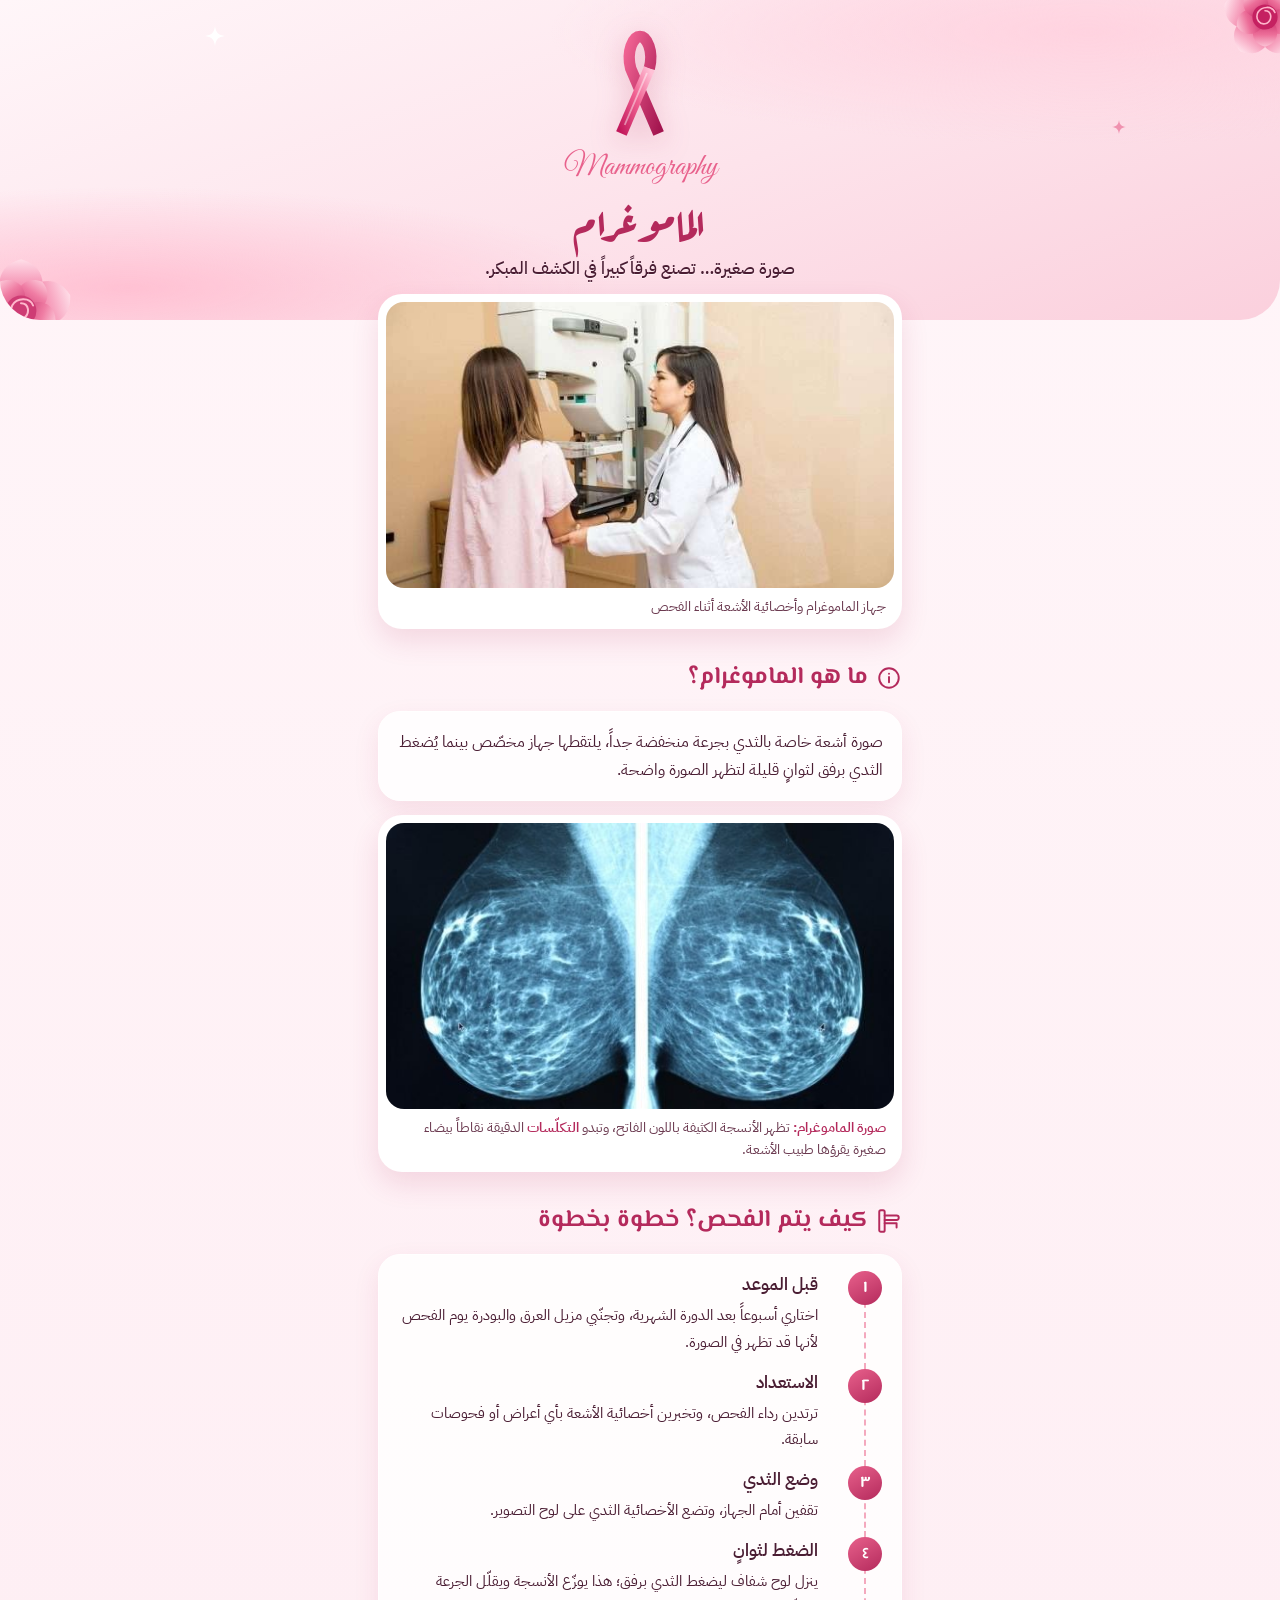
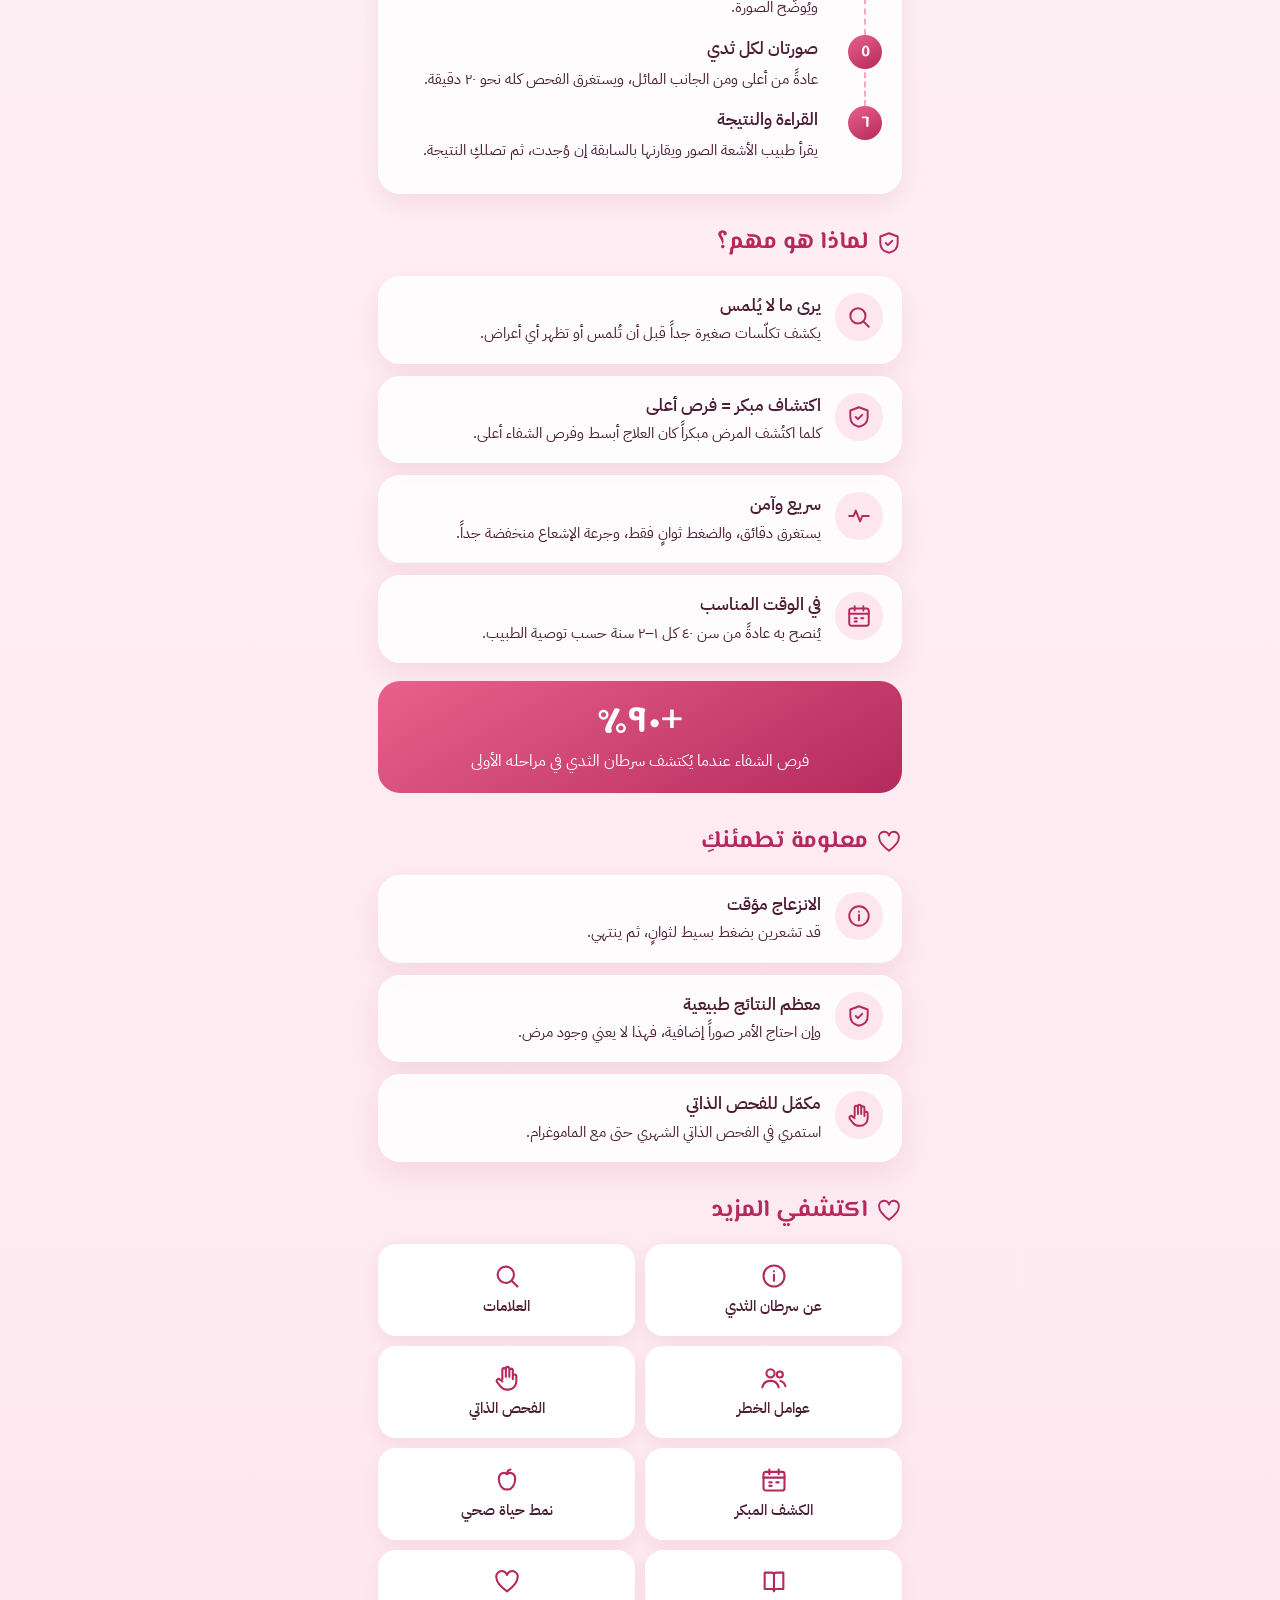
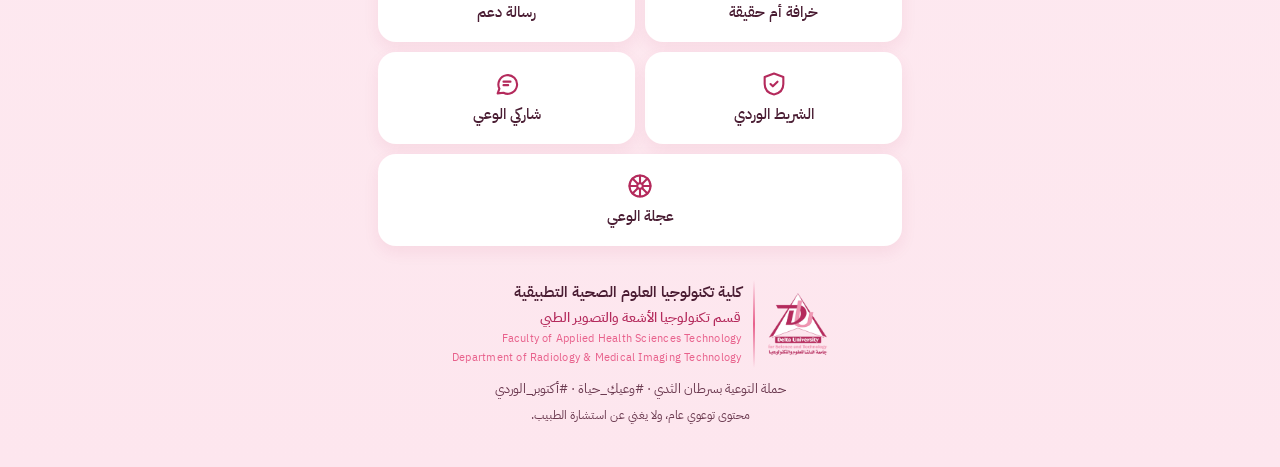
<file: mammo.html>
<!doctype html><html lang="ar" dir="rtl"><head><meta charset="utf-8">
<meta name="viewport" content="width=device-width,initial-scale=1">
<title>الماموغرام · وعيُكِ حياة</title><meta name="theme-color" content="#F7A0B8">
<meta name="description" content="حملة التوعية بسرطان الثدي — كلية تكنولوجيا العلوم الصحية التطبيقية، قسم تكنولوجيا الأشعة والتصوير الطبي">
<link rel="icon" href="assets/logo.png"><link rel="stylesheet" href="assets/style.css"></head><body>
<header class="hero"><svg class="rose r1" viewBox="-50 -50 100 100" aria-hidden="true"><defs>
<linearGradient id="pa" x1=".5" y1="1" x2=".5" y2="0"><stop offset="0" stop-color="#D94677"/><stop offset=".55" stop-color="#F48FB1"/><stop offset="1" stop-color="#FFE3EC"/></linearGradient>
<linearGradient id="pb" x1=".5" y1="1" x2=".5" y2="0"><stop offset="0" stop-color="#C2185B"/><stop offset=".6" stop-color="#EC6A96"/><stop offset="1" stop-color="#FBC2D4"/></linearGradient></defs>
<g fill="url(#pa)"><path d="M0 0 C -24 -8 -28 -40 0 -47 C 28 -40 24 -8 0 0 Z" transform="rotate(0)"/><path d="M0 0 C -24 -8 -28 -40 0 -47 C 28 -40 24 -8 0 0 Z" transform="rotate(72)"/><path d="M0 0 C -24 -8 -28 -40 0 -47 C 28 -40 24 -8 0 0 Z" transform="rotate(144)"/><path d="M0 0 C -24 -8 -28 -40 0 -47 C 28 -40 24 -8 0 0 Z" transform="rotate(216)"/><path d="M0 0 C -24 -8 -28 -40 0 -47 C 28 -40 24 -8 0 0 Z" transform="rotate(288)"/></g><g fill="url(#pb)"><path d="M0 0 C -17 -6 -19 -28 0 -33 C 19 -28 17 -6 0 0 Z" transform="rotate(36)"/><path d="M0 0 C -17 -6 -19 -28 0 -33 C 19 -28 17 -6 0 0 Z" transform="rotate(108)"/><path d="M0 0 C -17 -6 -19 -28 0 -33 C 19 -28 17 -6 0 0 Z" transform="rotate(180)"/><path d="M0 0 C -17 -6 -19 -28 0 -33 C 19 -28 17 -6 0 0 Z" transform="rotate(252)"/><path d="M0 0 C -17 -6 -19 -28 0 -33 C 19 -28 17 -6 0 0 Z" transform="rotate(324)"/></g><circle r="14" fill="#C2185B"/><path d="M0 -7 C 7 -7 9 2 2 7 C -6 10 -11 2 -8 -5 C -4 -12 8 -13 11 -5" fill="none" stroke="#FFB3C9" stroke-width="1.8" stroke-linecap="round"/></svg><svg class="rose r2" viewBox="-50 -50 100 100" aria-hidden="true"><defs>
<linearGradient id="pa" x1=".5" y1="1" x2=".5" y2="0"><stop offset="0" stop-color="#D94677"/><stop offset=".55" stop-color="#F48FB1"/><stop offset="1" stop-color="#FFE3EC"/></linearGradient>
<linearGradient id="pb" x1=".5" y1="1" x2=".5" y2="0"><stop offset="0" stop-color="#C2185B"/><stop offset=".6" stop-color="#EC6A96"/><stop offset="1" stop-color="#FBC2D4"/></linearGradient></defs>
<g fill="url(#pa)"><path d="M0 0 C -24 -8 -28 -40 0 -47 C 28 -40 24 -8 0 0 Z" transform="rotate(0)"/><path d="M0 0 C -24 -8 -28 -40 0 -47 C 28 -40 24 -8 0 0 Z" transform="rotate(72)"/><path d="M0 0 C -24 -8 -28 -40 0 -47 C 28 -40 24 -8 0 0 Z" transform="rotate(144)"/><path d="M0 0 C -24 -8 -28 -40 0 -47 C 28 -40 24 -8 0 0 Z" transform="rotate(216)"/><path d="M0 0 C -24 -8 -28 -40 0 -47 C 28 -40 24 -8 0 0 Z" transform="rotate(288)"/></g><g fill="url(#pb)"><path d="M0 0 C -17 -6 -19 -28 0 -33 C 19 -28 17 -6 0 0 Z" transform="rotate(36)"/><path d="M0 0 C -17 -6 -19 -28 0 -33 C 19 -28 17 -6 0 0 Z" transform="rotate(108)"/><path d="M0 0 C -17 -6 -19 -28 0 -33 C 19 -28 17 -6 0 0 Z" transform="rotate(180)"/><path d="M0 0 C -17 -6 -19 -28 0 -33 C 19 -28 17 -6 0 0 Z" transform="rotate(252)"/><path d="M0 0 C -17 -6 -19 -28 0 -33 C 19 -28 17 -6 0 0 Z" transform="rotate(324)"/></g><circle r="14" fill="#C2185B"/><path d="M0 -7 C 7 -7 9 2 2 7 C -6 10 -11 2 -8 -5 C -4 -12 8 -13 11 -5" fill="none" stroke="#FFB3C9" stroke-width="1.8" stroke-linecap="round"/></svg><svg viewBox="0 0 24 24" class="spark s1" aria-hidden="true"><path d="M12 0 C13 8 16 11 24 12 C16 13 13 16 12 24 C11 16 8 13 0 12 C8 11 11 8 12 0 Z"/></svg><svg viewBox="0 0 24 24" class="spark s2" aria-hidden="true"><path d="M12 0 C13 8 16 11 24 12 C16 13 13 16 12 24 C11 16 8 13 0 12 C8 11 11 8 12 0 Z"/></svg>
<svg class="ribbon" viewBox="0 0 120 212" aria-hidden="true"><defs>
<linearGradient id="rb1" x1="0" y1="0" x2="1" y2="1"><stop offset="0" stop-color="#F06292"/><stop offset="1" stop-color="#A3154F"/></linearGradient>
<linearGradient id="rb2" x1="1" y1="0" x2="0" y2="1"><stop offset="0" stop-color="#FFC1D6"/><stop offset=".45" stop-color="#F06292"/><stop offset="1" stop-color="#C2185B"/></linearGradient></defs>
<path d="M 96 200 L 42 74 C 33 40 47 12 60 12 C 73 12 87 40 78 74" fill="none" stroke="url(#rb1)" stroke-width="22" stroke-linejoin="round"/>
<path d="M 78 74 L 24 200" fill="none" stroke="url(#rb2)" stroke-width="22"/>
<path d="M 73 84 L 31 182" stroke="#fff" stroke-opacity=".45" stroke-width="3.5" stroke-linecap="round"/></svg><p class="kicker">Mammography</p><h1>الماموغرام</h1><p class="lead">صورة صغيرة… تصنع فرقاً كبيراً في الكشف المبكر.</p></header>
<main class="wrap">
<figure class="photo wide hero-photo"><img src="assets/img/mammography/mammography-exam.jpg" alt="جهاز الماموغرام أثناء الفحص مع أخصائية الأشعة" loading="lazy" style="object-position:center 30%"><figcaption>جهاز الماموغرام وأخصائية الأشعة أثناء الفحص</figcaption></figure>
<h2><svg viewBox="0 0 24 24" width="26" height="26" fill="none" stroke="#B42A5C" stroke-width="1.8" stroke-linecap="round" stroke-linejoin="round" aria-hidden="true"><circle cx="12" cy="12" r="9"/><path d="M12 16v-5M12 8h.01"/></svg> ما هو الماموغرام؟</h2>
<div class="card"><p style="margin:0;font-size:16px">صورة أشعة خاصة بالثدي بجرعة منخفضة جداً، يلتقطها جهاز مخصّص بينما يُضغط الثدي برفق لثوانٍ قليلة لتظهر الصورة واضحة.</p></div>
<figure class="photo wide"><img src="assets/img/mammography/mammogram-xray.jpg" alt="صورة ماموغرام بالأشعة السينية للثديين" loading="lazy" style="object-position:center"><figcaption><b>صورة الماموغرام:</b> تظهر الأنسجة الكثيفة باللون الفاتح، وتبدو <b>التكلّسات</b> الدقيقة نقاطاً بيضاء صغيرة يقرؤها طبيب الأشعة.</figcaption></figure>
<h2><svg viewBox="0 0 24 24" width="26" height="26" fill="none" stroke="#B42A5C" stroke-width="1.8" stroke-linecap="round" stroke-linejoin="round" aria-hidden="true"><rect x="3" y="2" width="5" height="20" rx="1.5"/><path d="M8 7h11a2 2 0 0 1 0 4H8M8 14h11M19 14v4"/></svg> كيف يتم الفحص؟ خطوة بخطوة</h2>
<div class="card"><ol class="steps-v">
<li><b>قبل الموعد</b><p>اختاري أسبوعاً بعد الدورة الشهرية، وتجنّبي مزيل العرق والبودرة يوم الفحص لأنها قد تظهر في الصورة.</p></li>
<li><b>الاستعداد</b><p>ترتدين رداء الفحص، وتخبرين أخصائية الأشعة بأي أعراض أو فحوصات سابقة.</p></li>
<li><b>وضع الثدي</b><p>تقفين أمام الجهاز، وتضع الأخصائية الثدي على لوح التصوير.</p></li>
<li><b>الضغط لثوانٍ</b><p>ينزل لوح شفاف ليضغط الثدي برفق؛ هذا يوزّع الأنسجة ويقلّل الجرعة ويُوضّح الصورة.</p></li>
<li><b>صورتان لكل ثدي</b><p>عادةً من أعلى ومن الجانب المائل، ويستغرق الفحص كله نحو ٢٠ دقيقة.</p></li>
<li><b>القراءة والنتيجة</b><p>يقرأ طبيب الأشعة الصور ويقارنها بالسابقة إن وُجدت، ثم تصلكِ النتيجة.</p></li>
</ol></div>
<h2><svg viewBox="0 0 24 24" width="26" height="26" fill="none" stroke="#B42A5C" stroke-width="1.8" stroke-linecap="round" stroke-linejoin="round" aria-hidden="true"><path d="M12 3l8 3v6c0 5-3.5 8-8 9-4.5-1-8-4-8-9V6z"/><path d="M9 12l2 2 4-4"/></svg> لماذا هو مهم؟</h2>
<div class="card row"><span class="badge"><svg viewBox="0 0 24 24" width="26" height="26" fill="none" stroke="#B42A5C" stroke-width="1.8" stroke-linecap="round" stroke-linejoin="round" aria-hidden="true"><circle cx="11" cy="11" r="7"/><path d="M21 21l-5-5"/></svg></span><div><b>يرى ما لا يُلمس</b><p>يكشف تكلّسات صغيرة جداً قبل أن تُلمس أو تظهر أي أعراض.</p></div></div><div class="card row"><span class="badge"><svg viewBox="0 0 24 24" width="26" height="26" fill="none" stroke="#B42A5C" stroke-width="1.8" stroke-linecap="round" stroke-linejoin="round" aria-hidden="true"><path d="M12 3l8 3v6c0 5-3.5 8-8 9-4.5-1-8-4-8-9V6z"/><path d="M9 12l2 2 4-4"/></svg></span><div><b>اكتشاف مبكر = فرص أعلى</b><p>كلما اكتُشف المرض مبكراً كان العلاج أبسط وفرص الشفاء أعلى.</p></div></div><div class="card row"><span class="badge"><svg viewBox="0 0 24 24" width="26" height="26" fill="none" stroke="#B42A5C" stroke-width="1.8" stroke-linecap="round" stroke-linejoin="round" aria-hidden="true"><path d="M3 12h4l2-5 4 10 2-5h6"/></svg></span><div><b>سريع وآمن</b><p>يستغرق دقائق، والضغط ثوانٍ فقط، وجرعة الإشعاع منخفضة جداً.</p></div></div><div class="card row"><span class="badge"><svg viewBox="0 0 24 24" width="26" height="26" fill="none" stroke="#B42A5C" stroke-width="1.8" stroke-linecap="round" stroke-linejoin="round" aria-hidden="true"><rect x="3" y="5" width="18" height="16" rx="2"/><path d="M3 10h18M8 3v4M16 3v4M8 14h2M14 14h2M8 17h2"/></svg></span><div><b>في الوقت المناسب</b><p>يُنصح به عادةً من سن ٤٠ كل ١–٢ سنة حسب توصية الطبيب.</p></div></div>
<div class="stat"><div class="big">+٩٠٪</div>فرص الشفاء عندما يُكتشف سرطان الثدي في مراحله الأولى</div>
<h2><svg viewBox="0 0 24 24" width="26" height="26" fill="none" stroke="#B42A5C" stroke-width="1.8" stroke-linecap="round" stroke-linejoin="round" aria-hidden="true"><path d="M12 20c-6-4.5-9-8-9-11.5A4.5 4.5 0 0 1 12 6a4.5 4.5 0 0 1 9 2.5C21 12 18 15.5 12 20z"/></svg> معلومة تطمئنكِ</h2>
<div class="card row"><span class="badge"><svg viewBox="0 0 24 24" width="26" height="26" fill="none" stroke="#B42A5C" stroke-width="1.8" stroke-linecap="round" stroke-linejoin="round" aria-hidden="true"><circle cx="12" cy="12" r="9"/><path d="M12 16v-5M12 8h.01"/></svg></span><div><b>الانزعاج مؤقت</b><p>قد تشعرين بضغط بسيط لثوانٍ، ثم ينتهي.</p></div></div><div class="card row"><span class="badge"><svg viewBox="0 0 24 24" width="26" height="26" fill="none" stroke="#B42A5C" stroke-width="1.8" stroke-linecap="round" stroke-linejoin="round" aria-hidden="true"><path d="M12 3l8 3v6c0 5-3.5 8-8 9-4.5-1-8-4-8-9V6z"/><path d="M9 12l2 2 4-4"/></svg></span><div><b>معظم النتائج طبيعية</b><p>وإن احتاج الأمر صوراً إضافية، فهذا لا يعني وجود مرض.</p></div></div><div class="card row"><span class="badge"><svg viewBox="0 0 24 24" width="26" height="26" fill="none" stroke="#B42A5C" stroke-width="1.8" stroke-linecap="round" stroke-linejoin="round" aria-hidden="true"><path d="M8 13V5a1.5 1.5 0 0 1 3 0v6M11 11V4a1.5 1.5 0 0 1 3 0v7M14 11V5.5a1.5 1.5 0 0 1 3 0V13M17 10.5a1.5 1.5 0 0 1 3 0V15a7 7 0 0 1-7 7h-1a7 7 0 0 1-5.6-2.8L3.5 15.5a1.6 1.6 0 0 1 2.5-2L8 15"/></svg></span><div><b>مكمّل للفحص الذاتي</b><p>استمري في الفحص الذاتي الشهري حتى مع الماموغرام.</p></div></div>
<h2><svg viewBox="0 0 24 24" width="26" height="26" fill="none" stroke="#B42A5C" stroke-width="1.8" stroke-linecap="round" stroke-linejoin="round" aria-hidden="true"><path d="M12 20c-6-4.5-9-8-9-11.5A4.5 4.5 0 0 1 12 6a4.5 4.5 0 0 1 9 2.5C21 12 18 15.5 12 20z"/></svg> اكتشفي المزيد</h2><div class="grid nav" style="margin-top:0"><a href="awareness.html"><div class="tile"><svg viewBox="0 0 24 24" width="28" height="28" fill="none" stroke="#B42A5C" stroke-width="1.8" stroke-linecap="round" stroke-linejoin="round" aria-hidden="true"><circle cx="12" cy="12" r="9"/><path d="M12 16v-5M12 8h.01"/></svg>عن سرطان الثدي</div></a><a href="signs.html"><div class="tile"><svg viewBox="0 0 24 24" width="28" height="28" fill="none" stroke="#B42A5C" stroke-width="1.8" stroke-linecap="round" stroke-linejoin="round" aria-hidden="true"><circle cx="11" cy="11" r="7"/><path d="M21 21l-5-5"/></svg>العلامات</div></a><a href="risks.html"><div class="tile"><svg viewBox="0 0 24 24" width="28" height="28" fill="none" stroke="#B42A5C" stroke-width="1.8" stroke-linecap="round" stroke-linejoin="round" aria-hidden="true"><circle cx="9" cy="8" r="3.5"/><path d="M2 20c.8-3.5 3.6-5.5 7-5.5s6.2 2 7 5.5"/><circle cx="17" cy="9" r="2.6"/><path d="M17.5 14.5c2 .4 3.6 2 4.3 4.5"/></svg>عوامل الخطر</div></a><a href="selfexam.html"><div class="tile"><svg viewBox="0 0 24 24" width="28" height="28" fill="none" stroke="#B42A5C" stroke-width="1.8" stroke-linecap="round" stroke-linejoin="round" aria-hidden="true"><path d="M8 13V5a1.5 1.5 0 0 1 3 0v6M11 11V4a1.5 1.5 0 0 1 3 0v7M14 11V5.5a1.5 1.5 0 0 1 3 0V13M17 10.5a1.5 1.5 0 0 1 3 0V15a7 7 0 0 1-7 7h-1a7 7 0 0 1-5.6-2.8L3.5 15.5a1.6 1.6 0 0 1 2.5-2L8 15"/></svg>الفحص الذاتي</div></a><a href="screen.html"><div class="tile"><svg viewBox="0 0 24 24" width="28" height="28" fill="none" stroke="#B42A5C" stroke-width="1.8" stroke-linecap="round" stroke-linejoin="round" aria-hidden="true"><rect x="3" y="5" width="18" height="16" rx="2"/><path d="M3 10h18M8 3v4M16 3v4M8 14h2M14 14h2M8 17h2"/></svg>الكشف المبكر</div></a><a href="lifestyle.html"><div class="tile"><svg viewBox="0 0 24 24" width="28" height="28" fill="none" stroke="#B42A5C" stroke-width="1.8" stroke-linecap="round" stroke-linejoin="round" aria-hidden="true"><path d="M12 7c-2-2-7-1.5-7 4 0 5 3 10 7 9 4 1 7-4 7-9 0-5.5-5-6-7-4z"/><path d="M12 7c0-2 1-3.5 3-4"/></svg>نمط حياة صحي</div></a><a href="myths.html"><div class="tile"><svg viewBox="0 0 24 24" width="28" height="28" fill="none" stroke="#B42A5C" stroke-width="1.8" stroke-linecap="round" stroke-linejoin="round" aria-hidden="true"><path d="M4 4h6a2 2 0 0 1 2 2v14a2 2 0 0 0-2-2H4zM20 4h-6a2 2 0 0 0-2 2v14a2 2 0 0 1 2-2h6z"/></svg>خرافة أم حقيقة</div></a><a href="support.html"><div class="tile"><svg viewBox="0 0 24 24" width="28" height="28" fill="none" stroke="#B42A5C" stroke-width="1.8" stroke-linecap="round" stroke-linejoin="round" aria-hidden="true"><path d="M12 20c-6-4.5-9-8-9-11.5A4.5 4.5 0 0 1 12 6a4.5 4.5 0 0 1 9 2.5C21 12 18 15.5 12 20z"/></svg>رسالة دعم</div></a><a href="ribbon.html"><div class="tile"><svg viewBox="0 0 24 24" width="28" height="28" fill="none" stroke="#B42A5C" stroke-width="1.8" stroke-linecap="round" stroke-linejoin="round" aria-hidden="true"><path d="M12 3l8 3v6c0 5-3.5 8-8 9-4.5-1-8-4-8-9V6z"/><path d="M9 12l2 2 4-4"/></svg>الشريط الوردي</div></a><a href="share.html"><div class="tile"><svg viewBox="0 0 24 24" width="28" height="28" fill="none" stroke="#B42A5C" stroke-width="1.8" stroke-linecap="round" stroke-linejoin="round" aria-hidden="true"><path d="M4 20l1.5-4A8 8 0 1 1 9 19.5z"/><path d="M9 10h6M9 13h4"/></svg>شاركي الوعي</div></a><a href="wheel/"><div class="tile"><svg viewBox="0 0 24 24" width="28" height="28" fill="none" stroke="#B42A5C" stroke-width="1.8" stroke-linecap="round" stroke-linejoin="round" aria-hidden="true"><circle cx="12" cy="12" r="9"/><path d="M12 3v18M3 12h18M5.6 5.6l12.8 12.8M18.4 5.6 5.6 18.4"/><circle cx="12" cy="12" r="2.4" fill="#fff"/></svg>عجلة الوعي</div></a></div>
<footer><div class="org"><img src="assets/logo.png" alt="كلية تكنولوجيا العلوم الصحية التطبيقية" style="height:64px;margin:0"><i class="bar"></i><div><b>كلية تكنولوجيا العلوم الصحية التطبيقية</b><span>قسم تكنولوجيا الأشعة والتصوير الطبي</span><em>Faculty of Applied Health Sciences Technology<br>Department of Radiology &amp; Medical Imaging Technology</em></div></div>حملة التوعية بسرطان الثدي · #وعيكِ_حياة · #أكتوبر_الوردي
<div style="font-size:11.5px;margin-top:6px">محتوى توعوي عام، ولا يغني عن استشارة الطبيب.</div></footer></main></body></html>
</file>
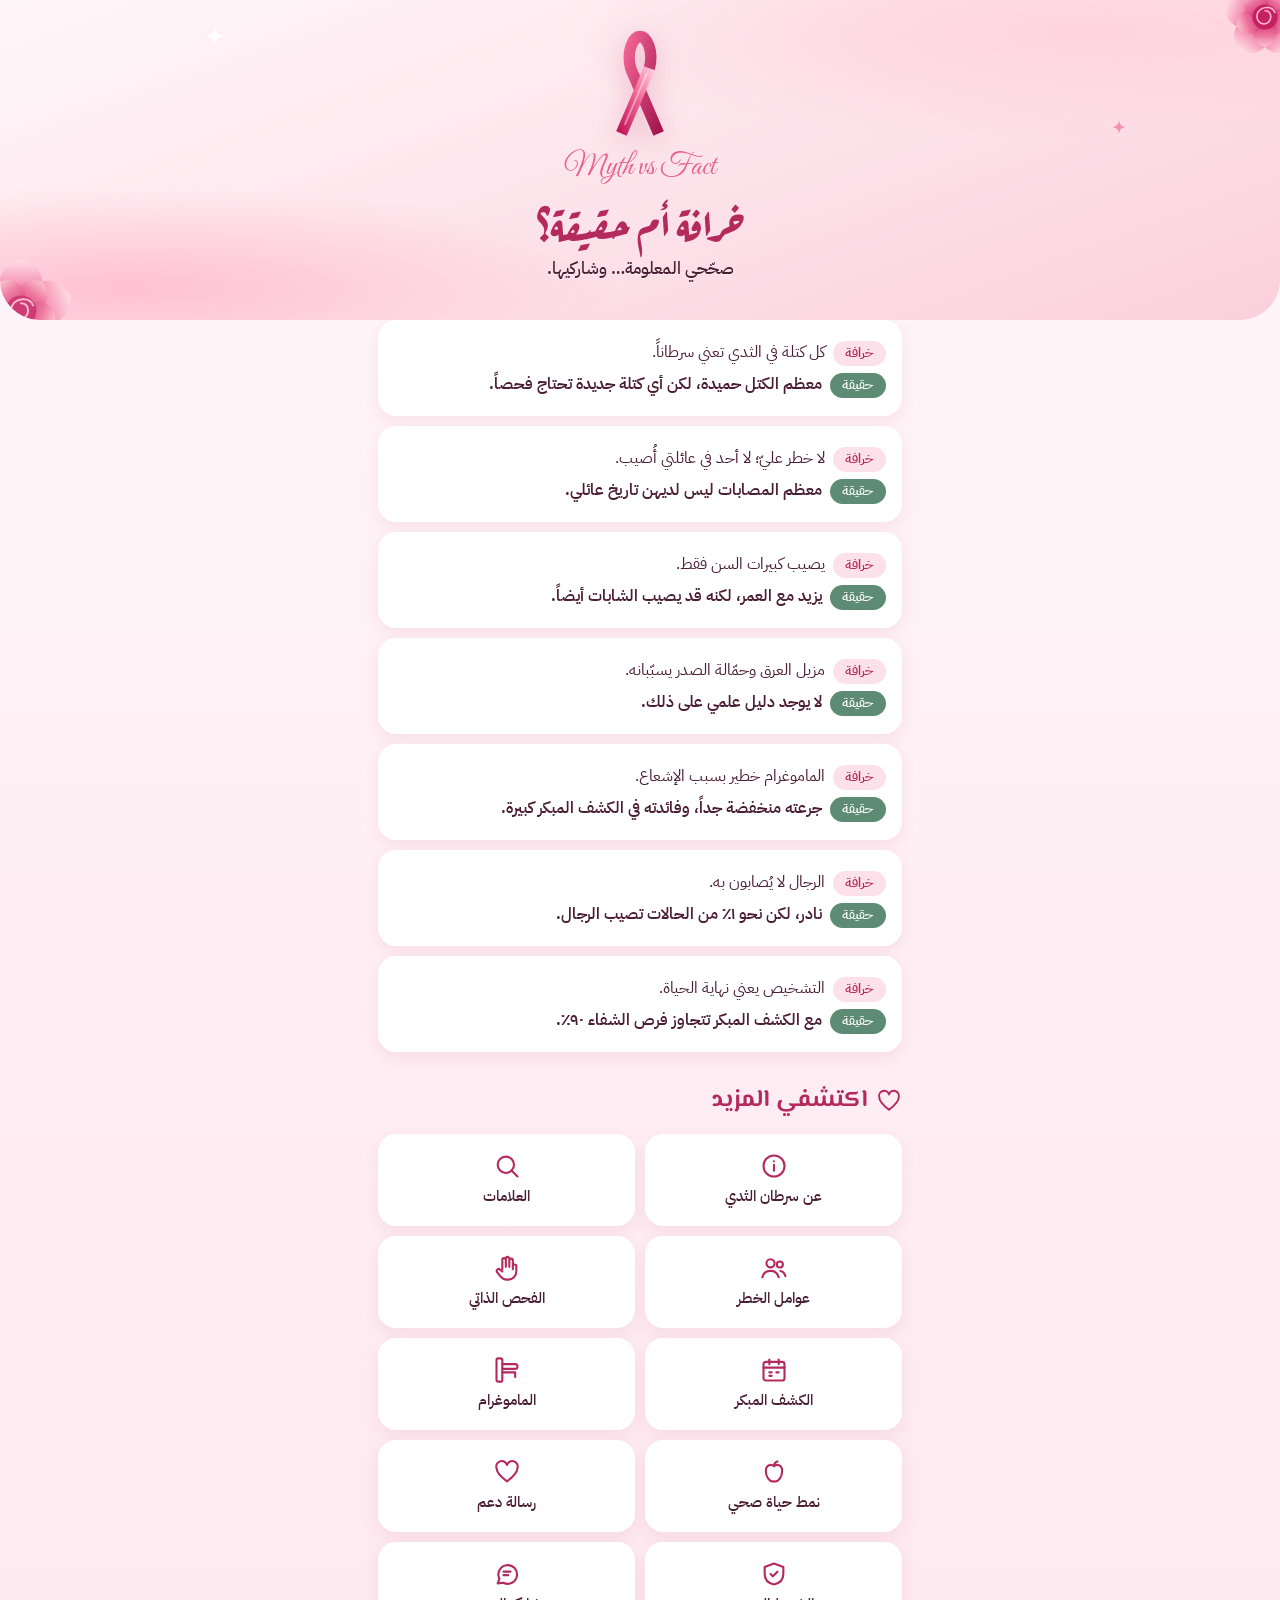
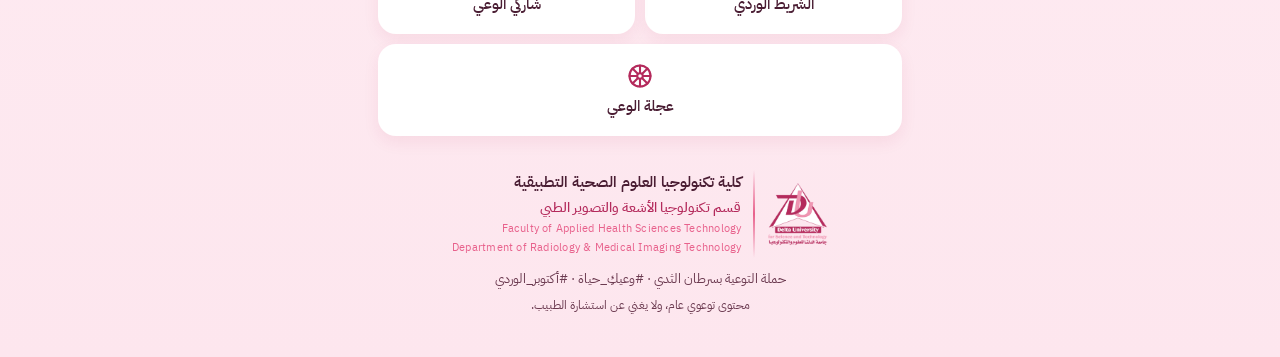
<file: myths.html>
<!doctype html><html lang="ar" dir="rtl"><head><meta charset="utf-8">
<meta name="viewport" content="width=device-width,initial-scale=1">
<title>خرافة أم حقيقة؟ · وعيُكِ حياة</title><meta name="theme-color" content="#F7A0B8">
<meta name="description" content="حملة التوعية بسرطان الثدي — كلية تكنولوجيا العلوم الصحية التطبيقية، قسم تكنولوجيا الأشعة والتصوير الطبي">
<link rel="icon" href="assets/logo.png"><link rel="stylesheet" href="assets/style.css"></head><body>
<header class="hero"><svg class="rose r1" viewBox="-50 -50 100 100" aria-hidden="true"><defs>
<linearGradient id="pa" x1=".5" y1="1" x2=".5" y2="0"><stop offset="0" stop-color="#D94677"/><stop offset=".55" stop-color="#F48FB1"/><stop offset="1" stop-color="#FFE3EC"/></linearGradient>
<linearGradient id="pb" x1=".5" y1="1" x2=".5" y2="0"><stop offset="0" stop-color="#C2185B"/><stop offset=".6" stop-color="#EC6A96"/><stop offset="1" stop-color="#FBC2D4"/></linearGradient></defs>
<g fill="url(#pa)"><path d="M0 0 C -24 -8 -28 -40 0 -47 C 28 -40 24 -8 0 0 Z" transform="rotate(0)"/><path d="M0 0 C -24 -8 -28 -40 0 -47 C 28 -40 24 -8 0 0 Z" transform="rotate(72)"/><path d="M0 0 C -24 -8 -28 -40 0 -47 C 28 -40 24 -8 0 0 Z" transform="rotate(144)"/><path d="M0 0 C -24 -8 -28 -40 0 -47 C 28 -40 24 -8 0 0 Z" transform="rotate(216)"/><path d="M0 0 C -24 -8 -28 -40 0 -47 C 28 -40 24 -8 0 0 Z" transform="rotate(288)"/></g><g fill="url(#pb)"><path d="M0 0 C -17 -6 -19 -28 0 -33 C 19 -28 17 -6 0 0 Z" transform="rotate(36)"/><path d="M0 0 C -17 -6 -19 -28 0 -33 C 19 -28 17 -6 0 0 Z" transform="rotate(108)"/><path d="M0 0 C -17 -6 -19 -28 0 -33 C 19 -28 17 -6 0 0 Z" transform="rotate(180)"/><path d="M0 0 C -17 -6 -19 -28 0 -33 C 19 -28 17 -6 0 0 Z" transform="rotate(252)"/><path d="M0 0 C -17 -6 -19 -28 0 -33 C 19 -28 17 -6 0 0 Z" transform="rotate(324)"/></g><circle r="14" fill="#C2185B"/><path d="M0 -7 C 7 -7 9 2 2 7 C -6 10 -11 2 -8 -5 C -4 -12 8 -13 11 -5" fill="none" stroke="#FFB3C9" stroke-width="1.8" stroke-linecap="round"/></svg><svg class="rose r2" viewBox="-50 -50 100 100" aria-hidden="true"><defs>
<linearGradient id="pa" x1=".5" y1="1" x2=".5" y2="0"><stop offset="0" stop-color="#D94677"/><stop offset=".55" stop-color="#F48FB1"/><stop offset="1" stop-color="#FFE3EC"/></linearGradient>
<linearGradient id="pb" x1=".5" y1="1" x2=".5" y2="0"><stop offset="0" stop-color="#C2185B"/><stop offset=".6" stop-color="#EC6A96"/><stop offset="1" stop-color="#FBC2D4"/></linearGradient></defs>
<g fill="url(#pa)"><path d="M0 0 C -24 -8 -28 -40 0 -47 C 28 -40 24 -8 0 0 Z" transform="rotate(0)"/><path d="M0 0 C -24 -8 -28 -40 0 -47 C 28 -40 24 -8 0 0 Z" transform="rotate(72)"/><path d="M0 0 C -24 -8 -28 -40 0 -47 C 28 -40 24 -8 0 0 Z" transform="rotate(144)"/><path d="M0 0 C -24 -8 -28 -40 0 -47 C 28 -40 24 -8 0 0 Z" transform="rotate(216)"/><path d="M0 0 C -24 -8 -28 -40 0 -47 C 28 -40 24 -8 0 0 Z" transform="rotate(288)"/></g><g fill="url(#pb)"><path d="M0 0 C -17 -6 -19 -28 0 -33 C 19 -28 17 -6 0 0 Z" transform="rotate(36)"/><path d="M0 0 C -17 -6 -19 -28 0 -33 C 19 -28 17 -6 0 0 Z" transform="rotate(108)"/><path d="M0 0 C -17 -6 -19 -28 0 -33 C 19 -28 17 -6 0 0 Z" transform="rotate(180)"/><path d="M0 0 C -17 -6 -19 -28 0 -33 C 19 -28 17 -6 0 0 Z" transform="rotate(252)"/><path d="M0 0 C -17 -6 -19 -28 0 -33 C 19 -28 17 -6 0 0 Z" transform="rotate(324)"/></g><circle r="14" fill="#C2185B"/><path d="M0 -7 C 7 -7 9 2 2 7 C -6 10 -11 2 -8 -5 C -4 -12 8 -13 11 -5" fill="none" stroke="#FFB3C9" stroke-width="1.8" stroke-linecap="round"/></svg><svg viewBox="0 0 24 24" class="spark s1" aria-hidden="true"><path d="M12 0 C13 8 16 11 24 12 C16 13 13 16 12 24 C11 16 8 13 0 12 C8 11 11 8 12 0 Z"/></svg><svg viewBox="0 0 24 24" class="spark s2" aria-hidden="true"><path d="M12 0 C13 8 16 11 24 12 C16 13 13 16 12 24 C11 16 8 13 0 12 C8 11 11 8 12 0 Z"/></svg>
<svg class="ribbon" viewBox="0 0 120 212" aria-hidden="true"><defs>
<linearGradient id="rb1" x1="0" y1="0" x2="1" y2="1"><stop offset="0" stop-color="#F06292"/><stop offset="1" stop-color="#A3154F"/></linearGradient>
<linearGradient id="rb2" x1="1" y1="0" x2="0" y2="1"><stop offset="0" stop-color="#FFC1D6"/><stop offset=".45" stop-color="#F06292"/><stop offset="1" stop-color="#C2185B"/></linearGradient></defs>
<path d="M 96 200 L 42 74 C 33 40 47 12 60 12 C 73 12 87 40 78 74" fill="none" stroke="url(#rb1)" stroke-width="22" stroke-linejoin="round"/>
<path d="M 78 74 L 24 200" fill="none" stroke="url(#rb2)" stroke-width="22"/>
<path d="M 73 84 L 31 182" stroke="#fff" stroke-opacity=".45" stroke-width="3.5" stroke-linecap="round"/></svg><p class="kicker">Myth vs Fact</p><h1>خرافة أم حقيقة؟</h1><p class="lead">صحّحي المعلومة… وشاركيها.</p></header>
<main class="wrap"><div class="myth"><div><span class="pill pm">خرافة</span>كل كتلة في الثدي تعني سرطاناً.</div><div><span class="pill pf">حقيقة</span><b style="font-weight:600">معظم الكتل حميدة، لكن أي كتلة جديدة تحتاج فحصاً.</b></div></div><div class="myth"><div><span class="pill pm">خرافة</span>لا خطر عليّ؛ لا أحد في عائلتي أُصيب.</div><div><span class="pill pf">حقيقة</span><b style="font-weight:600">معظم المصابات ليس لديهن تاريخ عائلي.</b></div></div><div class="myth"><div><span class="pill pm">خرافة</span>يصيب كبيرات السن فقط.</div><div><span class="pill pf">حقيقة</span><b style="font-weight:600">يزيد مع العمر، لكنه قد يصيب الشابات أيضاً.</b></div></div><div class="myth"><div><span class="pill pm">خرافة</span>مزيل العرق وحمّالة الصدر يسبّبانه.</div><div><span class="pill pf">حقيقة</span><b style="font-weight:600">لا يوجد دليل علمي على ذلك.</b></div></div><div class="myth"><div><span class="pill pm">خرافة</span>الماموغرام خطير بسبب الإشعاع.</div><div><span class="pill pf">حقيقة</span><b style="font-weight:600">جرعته منخفضة جداً، وفائدته في الكشف المبكر كبيرة.</b></div></div><div class="myth"><div><span class="pill pm">خرافة</span>الرجال لا يُصابون به.</div><div><span class="pill pf">حقيقة</span><b style="font-weight:600">نادر، لكن نحو ١٪ من الحالات تصيب الرجال.</b></div></div><div class="myth"><div><span class="pill pm">خرافة</span>التشخيص يعني نهاية الحياة.</div><div><span class="pill pf">حقيقة</span><b style="font-weight:600">مع الكشف المبكر تتجاوز فرص الشفاء ٩٠٪.</b></div></div><h2><svg viewBox="0 0 24 24" width="26" height="26" fill="none" stroke="#B42A5C" stroke-width="1.8" stroke-linecap="round" stroke-linejoin="round" aria-hidden="true"><path d="M12 20c-6-4.5-9-8-9-11.5A4.5 4.5 0 0 1 12 6a4.5 4.5 0 0 1 9 2.5C21 12 18 15.5 12 20z"/></svg> اكتشفي المزيد</h2><div class="grid nav" style="margin-top:0"><a href="awareness.html"><div class="tile"><svg viewBox="0 0 24 24" width="28" height="28" fill="none" stroke="#B42A5C" stroke-width="1.8" stroke-linecap="round" stroke-linejoin="round" aria-hidden="true"><circle cx="12" cy="12" r="9"/><path d="M12 16v-5M12 8h.01"/></svg>عن سرطان الثدي</div></a><a href="signs.html"><div class="tile"><svg viewBox="0 0 24 24" width="28" height="28" fill="none" stroke="#B42A5C" stroke-width="1.8" stroke-linecap="round" stroke-linejoin="round" aria-hidden="true"><circle cx="11" cy="11" r="7"/><path d="M21 21l-5-5"/></svg>العلامات</div></a><a href="risks.html"><div class="tile"><svg viewBox="0 0 24 24" width="28" height="28" fill="none" stroke="#B42A5C" stroke-width="1.8" stroke-linecap="round" stroke-linejoin="round" aria-hidden="true"><circle cx="9" cy="8" r="3.5"/><path d="M2 20c.8-3.5 3.6-5.5 7-5.5s6.2 2 7 5.5"/><circle cx="17" cy="9" r="2.6"/><path d="M17.5 14.5c2 .4 3.6 2 4.3 4.5"/></svg>عوامل الخطر</div></a><a href="selfexam.html"><div class="tile"><svg viewBox="0 0 24 24" width="28" height="28" fill="none" stroke="#B42A5C" stroke-width="1.8" stroke-linecap="round" stroke-linejoin="round" aria-hidden="true"><path d="M8 13V5a1.5 1.5 0 0 1 3 0v6M11 11V4a1.5 1.5 0 0 1 3 0v7M14 11V5.5a1.5 1.5 0 0 1 3 0V13M17 10.5a1.5 1.5 0 0 1 3 0V15a7 7 0 0 1-7 7h-1a7 7 0 0 1-5.6-2.8L3.5 15.5a1.6 1.6 0 0 1 2.5-2L8 15"/></svg>الفحص الذاتي</div></a><a href="screen.html"><div class="tile"><svg viewBox="0 0 24 24" width="28" height="28" fill="none" stroke="#B42A5C" stroke-width="1.8" stroke-linecap="round" stroke-linejoin="round" aria-hidden="true"><rect x="3" y="5" width="18" height="16" rx="2"/><path d="M3 10h18M8 3v4M16 3v4M8 14h2M14 14h2M8 17h2"/></svg>الكشف المبكر</div></a><a href="mammo.html"><div class="tile"><svg viewBox="0 0 24 24" width="28" height="28" fill="none" stroke="#B42A5C" stroke-width="1.8" stroke-linecap="round" stroke-linejoin="round" aria-hidden="true"><rect x="3" y="2" width="5" height="20" rx="1.5"/><path d="M8 7h11a2 2 0 0 1 0 4H8M8 14h11M19 14v4"/></svg>الماموغرام</div></a><a href="lifestyle.html"><div class="tile"><svg viewBox="0 0 24 24" width="28" height="28" fill="none" stroke="#B42A5C" stroke-width="1.8" stroke-linecap="round" stroke-linejoin="round" aria-hidden="true"><path d="M12 7c-2-2-7-1.5-7 4 0 5 3 10 7 9 4 1 7-4 7-9 0-5.5-5-6-7-4z"/><path d="M12 7c0-2 1-3.5 3-4"/></svg>نمط حياة صحي</div></a><a href="support.html"><div class="tile"><svg viewBox="0 0 24 24" width="28" height="28" fill="none" stroke="#B42A5C" stroke-width="1.8" stroke-linecap="round" stroke-linejoin="round" aria-hidden="true"><path d="M12 20c-6-4.5-9-8-9-11.5A4.5 4.5 0 0 1 12 6a4.5 4.5 0 0 1 9 2.5C21 12 18 15.5 12 20z"/></svg>رسالة دعم</div></a><a href="ribbon.html"><div class="tile"><svg viewBox="0 0 24 24" width="28" height="28" fill="none" stroke="#B42A5C" stroke-width="1.8" stroke-linecap="round" stroke-linejoin="round" aria-hidden="true"><path d="M12 3l8 3v6c0 5-3.5 8-8 9-4.5-1-8-4-8-9V6z"/><path d="M9 12l2 2 4-4"/></svg>الشريط الوردي</div></a><a href="share.html"><div class="tile"><svg viewBox="0 0 24 24" width="28" height="28" fill="none" stroke="#B42A5C" stroke-width="1.8" stroke-linecap="round" stroke-linejoin="round" aria-hidden="true"><path d="M4 20l1.5-4A8 8 0 1 1 9 19.5z"/><path d="M9 10h6M9 13h4"/></svg>شاركي الوعي</div></a><a href="wheel/"><div class="tile"><svg viewBox="0 0 24 24" width="28" height="28" fill="none" stroke="#B42A5C" stroke-width="1.8" stroke-linecap="round" stroke-linejoin="round" aria-hidden="true"><circle cx="12" cy="12" r="9"/><path d="M12 3v18M3 12h18M5.6 5.6l12.8 12.8M18.4 5.6 5.6 18.4"/><circle cx="12" cy="12" r="2.4" fill="#fff"/></svg>عجلة الوعي</div></a></div>
<footer><div class="org"><img src="assets/logo.png" alt="كلية تكنولوجيا العلوم الصحية التطبيقية" style="height:64px;margin:0"><i class="bar"></i><div><b>كلية تكنولوجيا العلوم الصحية التطبيقية</b><span>قسم تكنولوجيا الأشعة والتصوير الطبي</span><em>Faculty of Applied Health Sciences Technology<br>Department of Radiology &amp; Medical Imaging Technology</em></div></div>حملة التوعية بسرطان الثدي · #وعيكِ_حياة · #أكتوبر_الوردي
<div style="font-size:11.5px;margin-top:6px">محتوى توعوي عام، ولا يغني عن استشارة الطبيب.</div></footer></main></body></html>
</file>
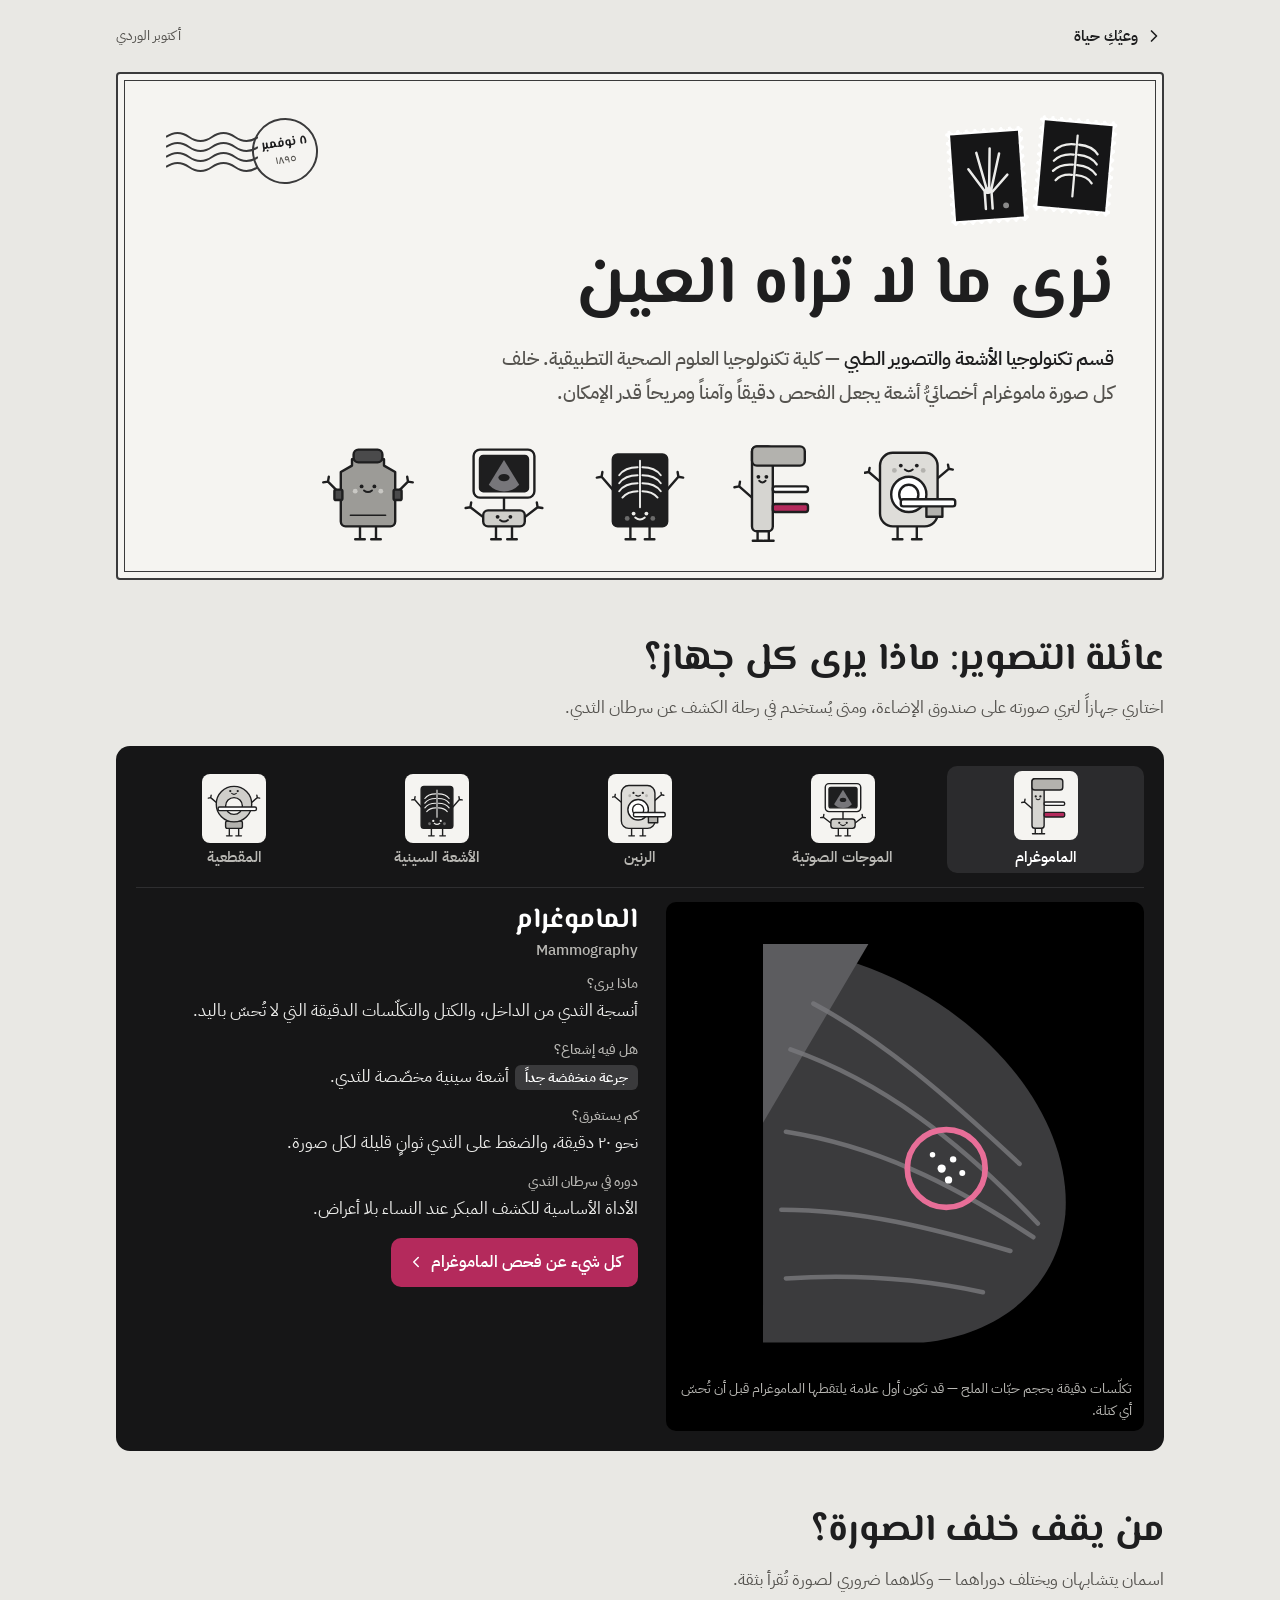
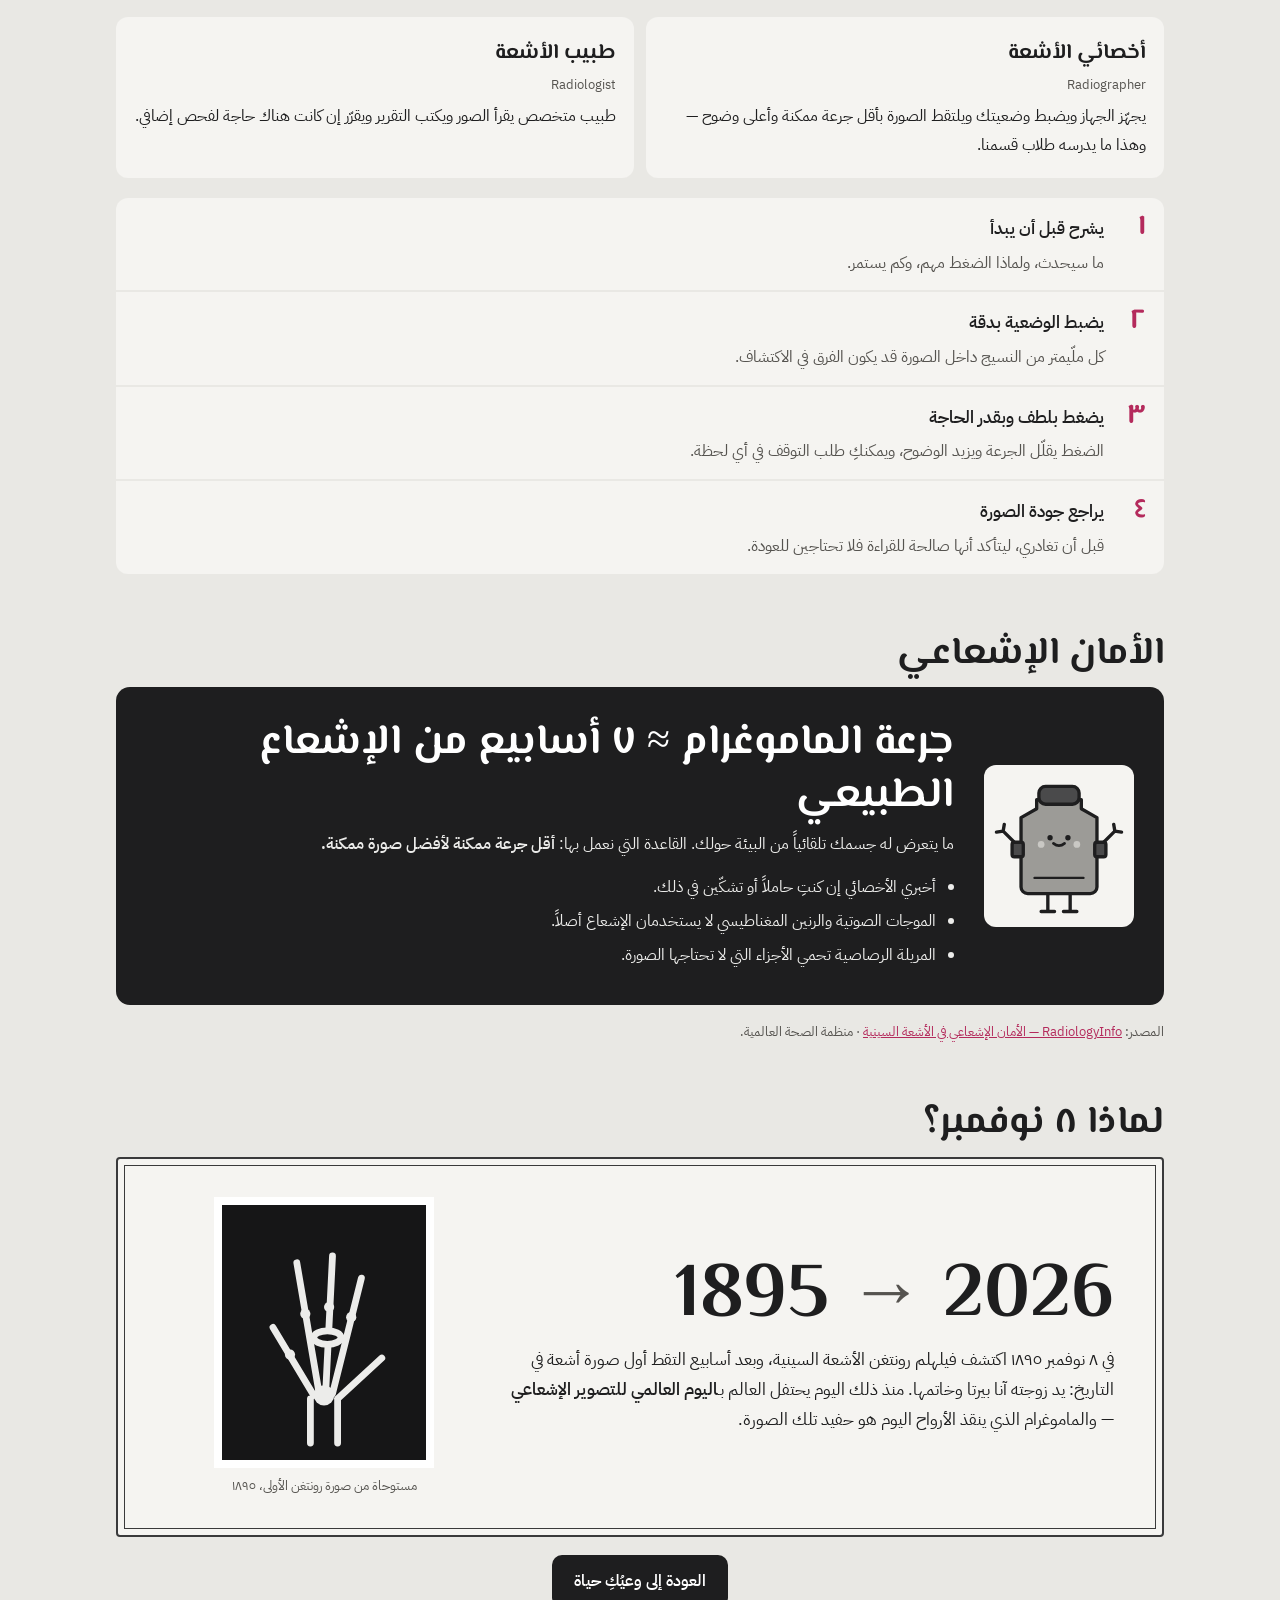
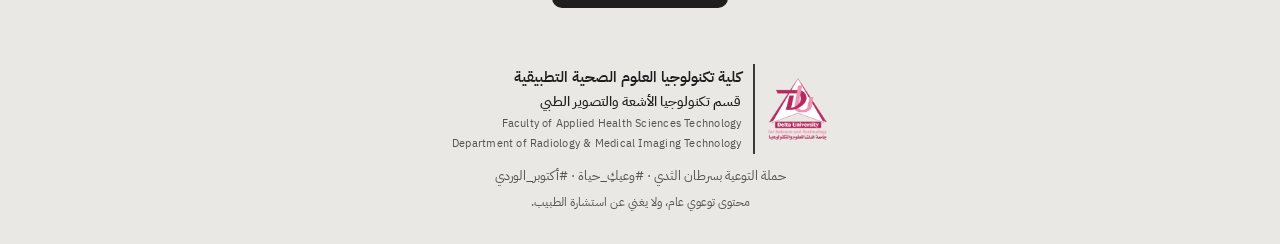
<file: radiology.html>
<!doctype html><html lang="ar" dir="rtl"><head><meta charset="utf-8">
<meta name="viewport" content="width=device-width,initial-scale=1">
<title>قسم الأشعة · وعيُكِ حياة</title><meta name="theme-color" content="#E9E8E4">
<meta name="description" content="قسم تكنولوجيا الأشعة والتصوير الطبي: أجهزة التصوير، دور أخصائي الأشعة في الكشف المبكر عن سرطان الثدي، والأمان الإشعاعي">
<link rel="icon" href="assets/logo.png"><link rel="stylesheet" href="assets/style.css"><link rel="stylesheet" href="assets/radiology.css"></head>
<body class="rx">
<svg width="0" height="0" style="position:absolute" aria-hidden="true"><defs>
<symbol id="c-xray" viewBox="0 0 120 130"><g fill="none" stroke="#1E1E1F" stroke-width="3" stroke-linecap="round" stroke-linejoin="round"><path d="M48 108v16M72 108v16M42 124h12M66 124h12M26 62 12 46m0 0-6 1m6-1 1-6M94 62l14-16m0 0 6 1m-6-1-1-6"/><rect x="26" y="18" width="68" height="90" rx="6" fill="#1E1E1F"/></g><g fill="none" stroke="#ECECEA" stroke-width="2.4" stroke-linecap="round"><path d="M60 26v58M57 34c-9 0-18 3-23 10M63 34c9 0 18 3 23 10M57 44c-9 0-18 3-23 10M63 44c9 0 18 3 23 10M57 54c-9 0-18 3-23 10M63 54c9 0 18 3 23 10M57 64c-8 0-15 3-19 8M63 64c8 0 15 3 19 8"/><path d="M54 97q6 5 12 0"/></g><circle cx="52" cy="92" r="2.4" fill="#ECECEA"/><circle cx="68" cy="92" r="2.4" fill="#ECECEA"/><circle cx="44" cy="98" r="3" fill="#6B6B6B"/><circle cx="76" cy="98" r="3" fill="#6B6B6B"/></symbol>
<symbol id="c-mammo" viewBox="0 0 120 130"><g stroke="#1E1E1F" stroke-width="3" stroke-linecap="round" stroke-linejoin="round"><path fill="none" d="M37 114v12M51 114v12M31 126h12M45 126h12M30 72 14 58m0 0-6 1m6-1 1-6"/><rect x="30" y="8" width="26" height="106" rx="6" fill="#D6D5D1"/><rect x="30" y="8" width="66" height="24" rx="6" fill="#B3B2AE"/><rect x="56" y="58" width="44" height="7" rx="3" fill="#fff"/><rect x="56" y="80" width="44" height="10" rx="3" fill="#B42A5C"/></g><circle cx="38" cy="46" r="2.4" fill="#1E1E1F"/><circle cx="48" cy="46" r="2.4" fill="#1E1E1F"/><path d="M39 51q4 4 8 0" fill="none" stroke="#1E1E1F" stroke-width="2.4" stroke-linecap="round"/></symbol>
<symbol id="c-us" viewBox="0 0 120 130"><g stroke="#1E1E1F" stroke-width="3" stroke-linecap="round" stroke-linejoin="round"><path fill="none" d="M50 108v16M70 108v16M44 124h12M64 124h12M60 72v18M36 98 18 84m0 0-6 1m6-1 1-6M84 98l18-14m0 0 6 1m-6-1-1-6"/><rect x="22" y="12" width="76" height="60" rx="8" fill="#F5F4F1"/><rect x="30" y="20" width="60" height="44" rx="4" fill="#1E1E1F"/><rect x="34" y="88" width="52" height="20" rx="6" fill="#CFCECA"/></g><path d="M60 25 41 56a26 26 0 0 0 38 0z" fill="#77767A"/><ellipse cx="60" cy="47" rx="7" ry="4.5" fill="#1E1E1F"/><circle cx="52" cy="96" r="2.4" fill="#1E1E1F"/><circle cx="68" cy="96" r="2.4" fill="#1E1E1F"/><path d="M55 100q5 4 10 0" fill="none" stroke="#1E1E1F" stroke-width="2.4" stroke-linecap="round"/></symbol>
<symbol id="c-mri" viewBox="0 0 120 130"><g stroke="#1E1E1F" stroke-width="3" stroke-linecap="round" stroke-linejoin="round"><path fill="none" d="M42 108v16M66 108v16M36 124h12M60 124h12M20 52 6 40m0 0-5 1m5-1 1-5M92 48l14-12m0 0 5 1m-5-1-1-5"/><rect x="20" y="16" width="72" height="92" rx="16" fill="#DEDDD9"/><circle cx="56" cy="68" r="22" fill="#fff"/><circle cx="56" cy="68" r="12" fill="none"/><rect x="78" y="82" width="20" height="14" fill="#B3B2AE"/><rect x="46" y="74" width="68" height="9" rx="3" fill="#fff"/></g><circle cx="46" cy="32" r="2.4" fill="#1E1E1F"/><circle cx="66" cy="32" r="2.4" fill="#1E1E1F"/><path d="M51 37q5 4 10 0" fill="none" stroke="#1E1E1F" stroke-width="2.4" stroke-linecap="round"/><circle cx="38" cy="38" r="3" fill="#B3B2AE"/><circle cx="74" cy="38" r="3" fill="#B3B2AE"/></symbol>
<symbol id="c-ct" viewBox="0 0 120 130"><g stroke="#1E1E1F" stroke-width="3" stroke-linecap="round" stroke-linejoin="round"><path fill="none" d="M50 108v16M70 108v16M44 124h12M64 124h12M24 54 10 42m0 0-5 1m5-1 1-5M96 54l14-12m0 0 5 1m-5-1-1-5"/><rect x="42" y="92" width="36" height="16" rx="4" fill="#B3B2AE"/><circle cx="60" cy="56" r="38" fill="#CFCECA"/><circle cx="60" cy="60" r="18" fill="#F5F4F1"/><rect x="26" y="62" width="82" height="8" rx="3" fill="#fff"/></g><circle cx="52" cy="28" r="2.4" fill="#1E1E1F"/><circle cx="68" cy="28" r="2.4" fill="#1E1E1F"/><path d="M55 33q5 4 10 0" fill="none" stroke="#1E1E1F" stroke-width="2.4" stroke-linecap="round"/></symbol>
<symbol id="c-apron" viewBox="0 0 120 130"><g stroke="#1E1E1F" stroke-width="3" stroke-linecap="round" stroke-linejoin="round"><path fill="none" d="M50 108v16M70 108v16M44 124h12M64 124h12M24 66 10 52m0 0-6 1m6-1 1-6M96 66l14-14m0 0 6 1m-6-1-1-6"/><path d="M40 24h40v8l14 8v62a6 6 0 0 1-6 6H32a6 6 0 0 1-6-6V40l14-8z" fill="#9C9B97"/><rect x="42" y="12" width="36" height="16" rx="6" fill="#4A4A4B"/><rect x="18" y="62" width="10" height="13" rx="2" fill="#4A4A4B"/><rect x="92" y="62" width="10" height="13" rx="2" fill="#4A4A4B"/><path fill="none" d="M38 94h44" stroke-width="2"/></g><circle cx="52" cy="58" r="2.4" fill="#1E1E1F"/><circle cx="68" cy="58" r="2.4" fill="#1E1E1F"/><path d="M55 63q5 4 10 0" fill="none" stroke="#1E1E1F" stroke-width="2.4" stroke-linecap="round"/><circle cx="44" cy="64" r="3" fill="#C9C8C4"/><circle cx="76" cy="64" r="3" fill="#C9C8C4"/></symbol>
</defs></svg>

<div class="rx-wrap">
<nav class="rx-bar" aria-label="التنقل"><a href="index.html"><svg viewBox="0 0 24 24" width="20" height="20" fill="none" stroke="currentColor" stroke-width="2" stroke-linecap="round" stroke-linejoin="round" aria-hidden="true"><path d="M9 6l6 6-6 6"/></svg>وعيُكِ حياة</a><span>أكتوبر الوردي</span></nav>

<header class="post">
 <div class="post-top">
  <div class="stamps" aria-hidden="true">
   <span class="stamp a"><svg viewBox="0 0 60 74"><g fill="none" stroke="#ECECEA" stroke-width="2" stroke-linecap="round"><path d="M30 10v54M28 18c-7 0-13 2-17 7M32 18c7 0 13 2 17 7M28 27c-7 0-13 2-17 7M32 27c7 0 13 2 17 7M28 36c-7 0-13 2-17 7M32 36c7 0 13 2 17 7M28 45c-6 0-11 2-14 6M32 45c6 0 11 2 14 6"/></g></svg></span>
   <span class="stamp b"><svg viewBox="0 0 60 74"><g fill="none" stroke="#ECECEA" stroke-width="2.2" stroke-linecap="round"><path d="M27 66V50M33 66V50M27 50 14 30M29 49 22 16M31 49l3-36M33 49l9-31M34 51l14-14"/></g><circle cx="30" cy="50" r="3" fill="#ECECEA"/><circle cx="45" cy="64" r="2.6" fill="#8A8A8A"/></svg></span>
  </div>
  <div class="mark" aria-hidden="true"><svg class="waves" viewBox="0 0 92 44" fill="none" stroke="#3A3A3B" stroke-width="2"><path d="M0 8q11.5-8 23 0t23 0 23 0 23 0M0 18q11.5-8 23 0t23 0 23 0 23 0M0 28q11.5-8 23 0t23 0 23 0 23 0M0 38q11.5-8 23 0t23 0 23 0 23 0"/></svg><div class="ring">٨ نوفمبر<small>١٨٩٥</small></div></div>
 </div>
 <h1>نرى ما لا تراه العين</h1>
 <p class="sub"><b>قسم تكنولوجيا الأشعة والتصوير الطبي</b> — كلية تكنولوجيا العلوم الصحية التطبيقية. خلف كل صورة ماموغرام أخصائيُّ أشعة يجعل الفحص دقيقاً وآمناً ومريحاً قدر الإمكان.</p>
 <div class="parade" aria-hidden="true">
  <svg viewBox="0 0 120 130"><use href="#c-mri"/></svg><svg viewBox="0 0 120 130"><use href="#c-mammo"/></svg><svg viewBox="0 0 120 130"><use href="#c-xray"/></svg><svg viewBox="0 0 120 130"><use href="#c-us"/></svg><svg viewBox="0 0 120 130"><use href="#c-apron"/></svg>
 </div>
</header>

<main>
<h2 id="lb-title">عائلة التصوير: ماذا يرى كل جهاز؟</h2>
<p class="intro">اختاري جهازاً لتري صورته على صندوق الإضاءة، ومتى يُستخدم في رحلة الكشف عن سرطان الثدي.</p>
<section class="lightbox" aria-labelledby="lb-title">
 <div class="cast" role="tablist" aria-label="أجهزة التصوير">
  <button role="tab" id="t-mammo" aria-controls="p-mammo" aria-selected="true"><svg viewBox="0 0 120 130" aria-hidden="true"><use href="#c-mammo"/></svg><span>الماموغرام</span></button>
  <button role="tab" id="t-us" aria-controls="p-us" aria-selected="false"><svg viewBox="0 0 120 130" aria-hidden="true"><use href="#c-us"/></svg><span>الموجات الصوتية</span></button>
  <button role="tab" id="t-mri" aria-controls="p-mri" aria-selected="false"><svg viewBox="0 0 120 130" aria-hidden="true"><use href="#c-mri"/></svg><span>الرنين</span></button>
  <button role="tab" id="t-xray" aria-controls="p-xray" aria-selected="false"><svg viewBox="0 0 120 130" aria-hidden="true"><use href="#c-xray"/></svg><span>الأشعة السينية</span></button>
  <button role="tab" id="t-ct" aria-controls="p-ct" aria-selected="false"><svg viewBox="0 0 120 130" aria-hidden="true"><use href="#c-ct"/></svg><span>المقطعية</span></button>
 </div>

 <div class="panel" role="tabpanel" id="p-mammo" aria-labelledby="t-mammo">
  <figure class="scan"><svg viewBox="0 0 200 200" role="img" aria-label="رسم توضيحي لصورة ماموغرام جانبية مع تجمّع تكلّسات دقيقة"><path d="M38 14c78 6 136 66 132 118-3 30-26 52-62 56H38z" fill="#3B3B3D"/><path d="M38 14h46L38 92z" fill="#5C5C5F"/><g fill="none" stroke="#7A7A7E" stroke-width="2" stroke-linecap="round" opacity=".8"><path d="M50 60c40 14 74 40 108 76M48 96c38 6 72 22 108 46M46 130c34 0 66 8 100 18M48 160c30-2 58 0 86 6M60 40c30 16 58 40 90 70"/></g><g fill="#fff"><circle cx="116" cy="112" r="1.8"/><circle cx="121" cy="108" r="1.4"/><circle cx="119" cy="117" r="1.6"/><circle cx="125" cy="114" r="1.3"/><circle cx="112" cy="106" r="1.2"/></g><circle cx="118" cy="112" r="17" fill="none" stroke="#E86E98" stroke-width="2.5"/></svg>
  <figcaption>تكلّسات دقيقة بحجم حبّات الملح — قد تكون أول علامة يلتقطها الماموغرام قبل أن تُحسّ أي كتلة.</figcaption></figure>
  <div><h3>الماموغرام<i>Mammography</i></h3>
  <dl><div><dt>ماذا يرى؟</dt><dd>أنسجة الثدي من الداخل، والكتل والتكلّسات الدقيقة التي لا تُحسّ باليد.</dd></div>
  <div><dt>هل فيه إشعاع؟</dt><dd><span class="tag low">جرعة منخفضة جداً</span>أشعة سينية مخصّصة للثدي.</dd></div>
  <div><dt>كم يستغرق؟</dt><dd>نحو ٢٠ دقيقة، والضغط على الثدي ثوانٍ قليلة لكل صورة.</dd></div>
  <div><dt>دوره في سرطان الثدي</dt><dd>الأداة الأساسية للكشف المبكر عند النساء بلا أعراض.</dd></div></dl>
  <a class="more" href="mammo.html">كل شيء عن فحص الماموغرام<svg viewBox="0 0 24 24" width="18" height="18" fill="none" stroke="currentColor" stroke-width="2" stroke-linecap="round" stroke-linejoin="round" aria-hidden="true"><path d="M15 6l-6 6 6 6"/></svg></a></div>
 </div>

 <div class="panel" role="tabpanel" id="p-us" aria-labelledby="t-us">
  <figure class="scan"><svg viewBox="0 0 200 200" role="img" aria-label="رسم توضيحي لصورة موجات صوتية تظهر كيساً مائياً داكناً"><path d="M100 12 22 150a90 90 0 0 0 156 0z" fill="#4A4A4D"/><g fill="#6E6E72"><circle cx="70" cy="80" r="2"/><circle cx="130" cy="70" r="2.4"/><circle cx="92" cy="140" r="2"/><circle cx="140" cy="130" r="1.8"/><circle cx="60" cy="130" r="2.2"/><circle cx="112" cy="50" r="1.6"/><circle cx="84" cy="60" r="1.6"/><circle cx="150" cy="150" r="2"/></g><path d="M50 74c30 6 70 6 100 0" fill="none" stroke="#8A8A8E" stroke-width="3" stroke-linecap="round"/><ellipse cx="102" cy="108" rx="26" ry="17" fill="#050505"/><path d="M80 130c14 6 30 6 44 0" fill="none" stroke="#B9B9BD" stroke-width="4" stroke-linecap="round"/></svg>
  <figcaption>كيس مائي يظهر أسود صافياً بحدود ناعمة — والموجات الصوتية تفرّقه بسهولة عن الكتلة الصلبة.</figcaption></figure>
  <div><h3>الموجات فوق الصوتية<i>Ultrasound</i></h3>
  <dl><div><dt>ماذا يرى؟</dt><dd>هل الكتلة مملوءة بسائل أم صلبة، وشكل حدودها.</dd></div>
  <div><dt>هل فيه إشعاع؟</dt><dd><span class="tag no">لا إشعاع</span>موجات صوتية فقط.</dd></div>
  <div><dt>كم يستغرق؟</dt><dd>من ١٥ إلى ٣٠ دقيقة تقريباً.</dd></div>
  <div><dt>دوره في سرطان الثدي</dt><dd>يكمّل الماموغرام عند ظهور كتلة أو في الثدي الكثيف، ويوجّه الإبرة عند أخذ العيّنة، وهو الخيار الأول غالباً للشابات والحوامل.</dd></div></dl></div>
 </div>

 <div class="panel" role="tabpanel" id="p-mri" aria-labelledby="t-mri">
  <figure class="scan"><svg viewBox="0 0 200 200" role="img" aria-label="رسم توضيحي لمقطع رنين مغناطيسي للثديين"><path d="M14 112c0-44 26-74 58-74s30 30 28 74z" fill="#5A5A5E"/><path d="M186 112c0-44-26-74-58-74s-30 30-28 74z" fill="#5A5A5E"/><path d="M8 112h184v60H8z" fill="#2C2C2F"/><path d="M40 112c0-20 14-40 32-40M160 112c0-20-14-40-32-40" fill="none" stroke="#8D8D91" stroke-width="2.5" stroke-linecap="round"/><circle cx="70" cy="80" r="7" fill="#F2F2F2"/><circle cx="100" cy="150" r="12" fill="#3E3E42"/></svg>
  <figcaption>المادة الملوّنة تجعل المناطق النشطة تبدو أكثر إضاءة، فيظهر ما قد تخفيه الأنسجة الكثيفة.</figcaption></figure>
  <div><h3>الرنين المغناطيسي<i>MRI</i></h3>
  <dl><div><dt>ماذا يرى؟</dt><dd>صوراً مفصّلة جداً للأنسجة الرخوة في الثديين معاً.</dd></div>
  <div><dt>هل فيه إشعاع؟</dt><dd><span class="tag no">لا إشعاع</span>مغناطيس قوي وموجات راديو، وغالباً مادة تباين بالوريد.</dd></div>
  <div><dt>كم يستغرق؟</dt><dd>من ٣٠ إلى ٤٥ دقيقة، مستلقيةً على البطن.</dd></div>
  <div><dt>دوره في سرطان الثدي</dt><dd>للنساء الأعلى خطورة (مثل حاملات جين BRCA)، ولتحديد امتداد الورم بعد التشخيص.</dd></div></dl></div>
 </div>

 <div class="panel" role="tabpanel" id="p-xray" aria-labelledby="t-xray">
  <figure class="scan"><svg viewBox="0 0 200 200" role="img" aria-label="رسم توضيحي لأشعة سينية على الصدر"><path d="M30 186c-6-60 4-120 40-150h60c36 30 46 90 40 150z" fill="#2E2E31"/><path d="M48 168c-4-40 4-90 40-118v118zM152 168c4-40-4-90-40-118v118z" fill="#151517"/><g fill="none" stroke="#D8D8D8" stroke-width="3.2" stroke-linecap="round"><path d="M100 30v156"/><path d="M96 56c-20 0-38 6-50 20M104 56c20 0 38 6 50 20M96 76c-20 0-40 6-52 22M104 76c20 0 40 6 52 22M96 98c-20 0-40 6-52 22M104 98c20 0 40 6 52 22M96 120c-18 0-36 6-48 20M104 120c18 0 36 6 48 20M96 142c-16 0-30 4-40 14M104 142c16 0 30 4 40 14"/><path d="M96 44c-16-6-34-4-52 4M104 44c16-6 34-4 52 4" stroke-width="4"/></g><ellipse cx="114" cy="138" rx="22" ry="26" fill="#9A9A9E" opacity=".35"/></svg>
  <figcaption>العظام تبدو بيضاء لأنها تمتصّ الأشعة، والرئتان داكنتان لأنهما مملوءتان بالهواء.</figcaption></figure>
  <div><h3>الأشعة السينية<i>X-ray · Radiography</i></h3>
  <dl><div><dt>ماذا يرى؟</dt><dd>العظام والصدر والرئتين في صورة واحدة مسطّحة.</dd></div>
  <div><dt>هل فيه إشعاع؟</dt><dd><span class="tag low">جرعة منخفضة</span>أشعة سينية لثوانٍ.</dd></div>
  <div><dt>كم يستغرق؟</dt><dd>دقائق قليلة.</dd></div>
  <div><dt>دوره في سرطان الثدي</dt><dd>أشعة الصدر تُطلب أحياناً ضمن تقييم الحالة قبل العلاج أو أثناء المتابعة.</dd></div></dl></div>
 </div>

 <div class="panel" role="tabpanel" id="p-ct" aria-labelledby="t-ct">
  <figure class="scan"><svg viewBox="0 0 200 200" role="img" aria-label="رسم توضيحي لمقطع عرضي بالأشعة المقطعية للصدر"><ellipse cx="100" cy="104" rx="88" ry="66" fill="#5A5A5E"/><path d="M38 100c0-28 18-46 44-46 8 0 10 20 10 50s-4 50-14 50c-24 0-40-24-40-54zM162 100c0-28-18-46-44-46-8 0-10 20-10 50s4 50 14 50c24 0 40-24 40-54z" fill="#161618"/><ellipse cx="108" cy="112" rx="18" ry="22" fill="#8D8D91"/><circle cx="100" cy="158" r="11" fill="#EDEDED"/><circle cx="100" cy="158" r="5" fill="#5A5A5E"/><path d="M100 44v12" stroke="#EDEDED" stroke-width="6" stroke-linecap="round"/></svg>
  <figcaption>شريحة عرضية للصدر كأنّ الجسم قُطّع كالخبز: الرئتان، القلب، والعمود الفقري في الأسفل.</figcaption></figure>
  <div><h3>الأشعة المقطعية<i>CT</i></h3>
  <dl><div><dt>ماذا يرى؟</dt><dd>شرائح عرضية للجسم تُظهر الأعضاء والعظام بتفصيل.</dd></div>
  <div><dt>هل فيه إشعاع؟</dt><dd><span class="tag low">نعم، أعلى من الصورة العادية</span>لذلك يُطلب فقط عند الحاجة.</dd></div>
  <div><dt>كم يستغرق؟</dt><dd>دقائق معدودة على الطاولة.</dd></div>
  <div><dt>دوره في سرطان الثدي</dt><dd>ليس فحصاً للكشف المبكر؛ يُستخدم بعد التشخيص لمعرفة إن كان المرض قد انتشر.</dd></div></dl></div>
 </div>
</section>

<h2>من يقف خلف الصورة؟</h2>
<p class="intro">اسمان يتشابهان ويختلف دوراهما — وكلاهما ضروري لصورة تُقرأ بثقة.</p>
<div class="duo-rx">
 <div class="who"><b>أخصائي الأشعة</b><em>Radiographer</em><p>يجهّز الجهاز ويضبط وضعيتك ويلتقط الصورة بأقل جرعة ممكنة وأعلى وضوح — وهذا ما يدرسه طلاب قسمنا.</p></div>
 <div class="who"><b>طبيب الأشعة</b><em>Radiologist</em><p>طبيب متخصص يقرأ الصور ويكتب التقرير ويقرّر إن كانت هناك حاجة لفحص إضافي.</p></div>
</div>
<ol class="journey" aria-label="خطوات أخصائي الأشعة في فحص الماموغرام">
 <li><b>يشرح قبل أن يبدأ</b><p>ما سيحدث، ولماذا الضغط مهم، وكم يستمر.</p></li>
 <li><b>يضبط الوضعية بدقة</b><p>كل ملّيمتر من النسيج داخل الصورة قد يكون الفرق في الاكتشاف.</p></li>
 <li><b>يضغط بلطف وبقدر الحاجة</b><p>الضغط يقلّل الجرعة ويزيد الوضوح، ويمكنكِ طلب التوقف في أي لحظة.</p></li>
 <li><b>يراجع جودة الصورة</b><p>قبل أن تغادري، ليتأكد أنها صالحة للقراءة فلا تحتاجين للعودة.</p></li>
</ol>

<h2>الأمان الإشعاعي</h2>
<section class="safe" aria-label="الأمان الإشعاعي">
 <svg viewBox="0 0 120 130" aria-hidden="true"><use href="#c-apron"/></svg>
 <div><p class="big">جرعة الماموغرام ≈ ٧ أسابيع من الإشعاع الطبيعي</p>
 <p>ما يتعرض له جسمك تلقائياً من البيئة حولك. القاعدة التي نعمل بها: <b>أقل جرعة ممكنة لأفضل صورة ممكنة.</b></p>
 <ul><li>أخبري الأخصائي إن كنتِ حاملاً أو تشكّين في ذلك.</li>
 <li>الموجات الصوتية والرنين المغناطيسي لا يستخدمان الإشعاع أصلاً.</li>
 <li>المريلة الرصاصية تحمي الأجزاء التي لا تحتاجها الصورة.</li></ul></div>
</section>
<p class="src">المصدر: <a href="https://www.radiologyinfo.org/en/info/safety-xray">RadiologyInfo — الأمان الإشعاعي في الأشعة السينية</a> · منظمة الصحة العالمية.</p>

<h2>لماذا ٨ نوفمبر؟</h2>
<section class="back" aria-label="اليوم العالمي للتصوير الإشعاعي">
 <div><p class="years">1895 <span>→</span> 2026</p>
 <p>في ٨ نوفمبر ١٨٩٥ اكتشف فيلهلم رونتغن الأشعة السينية، وبعد أسابيع التقط أول صورة أشعة في التاريخ: يد زوجته آنا بيرتا وخاتمها. منذ ذلك اليوم يحتفل العالم بـ<b>اليوم العالمي للتصوير الإشعاعي</b> — والماموغرام الذي ينقذ الأرواح اليوم هو حفيد تلك الصورة.</p></div>
 <figure><svg viewBox="0 0 120 150" role="img" aria-label="رسم مستوحى من أول صورة أشعة: عظام يد وخاتم"><g fill="none" stroke="#ECECEA" stroke-width="4" stroke-linecap="round"><path d="M52 140v-26M68 140v-26M54 112 30 72M57 110 44 34M61 110l4-80M65 111l17-68M68 114l26-24"/></g><g fill="#ECECEA"><circle cx="40" cy="88" r="3"/><circle cx="49" cy="64" r="3"/><circle cx="63" cy="60" r="3"/><circle cx="76" cy="66" r="3"/><circle cx="60" cy="112" r="6"/></g><ellipse cx="62" cy="78" rx="8" ry="4" fill="#161617" stroke="#ECECEA" stroke-width="4"/></svg><figcaption>مستوحاة من صورة رونتغن الأولى، ١٨٩٥</figcaption></figure>
</section>

<div class="home"><a href="index.html">العودة إلى وعيُكِ حياة</a></div>
</main>

<footer><div class="org"><img src="assets/logo.png" alt="كلية تكنولوجيا العلوم الصحية التطبيقية" style="height:64px;margin:0"><i class="bar"></i><div><b>كلية تكنولوجيا العلوم الصحية التطبيقية</b><span>قسم تكنولوجيا الأشعة والتصوير الطبي</span><em>Faculty of Applied Health Sciences Technology<br>Department of Radiology &amp; Medical Imaging Technology</em></div></div>حملة التوعية بسرطان الثدي · #وعيكِ_حياة · #أكتوبر_الوردي
<div style="font-size:11.5px;margin-top:6px">محتوى توعوي عام، ولا يغني عن استشارة الطبيب.</div></footer>
</div>
<script>
(function(){
 var tabs=[].slice.call(document.querySelectorAll('.cast [role=tab]'));if(!tabs.length)return;
 document.documentElement.classList.add('js');
 function pick(t,focus){tabs.forEach(function(b){var on=b===t;b.setAttribute('aria-selected',on);b.tabIndex=on?0:-1;document.getElementById(b.getAttribute('aria-controls')).hidden=!on});if(focus)t.focus()}
 tabs.forEach(function(b,i){
  b.addEventListener('click',function(){pick(b)});
  b.addEventListener('keydown',function(e){var d={ArrowLeft:1,ArrowRight:-1,Home:-i,End:tabs.length-1-i}[e.key];if(d===undefined)return;e.preventDefault();pick(tabs[(i+d+tabs.length)%tabs.length],true)});
 });
 pick(tabs[0]);
})();
</script>
</body></html>
</file>
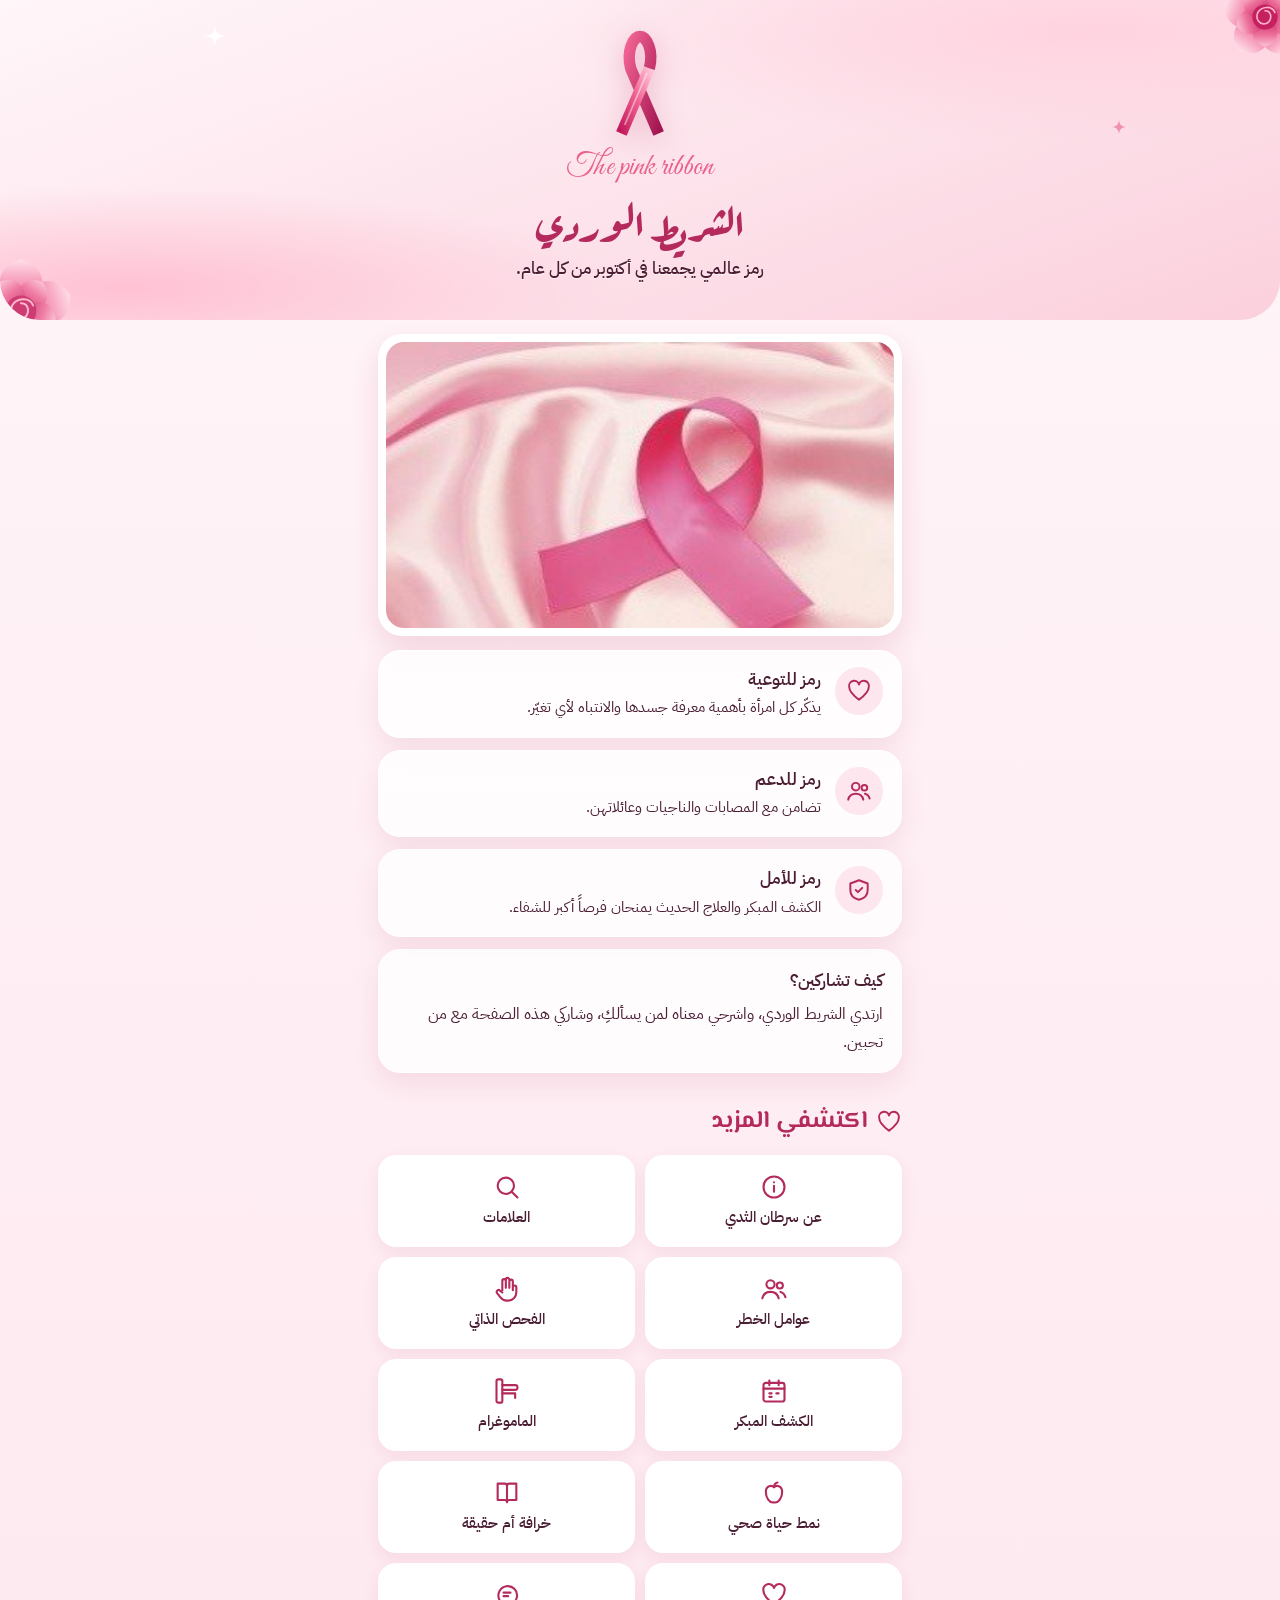
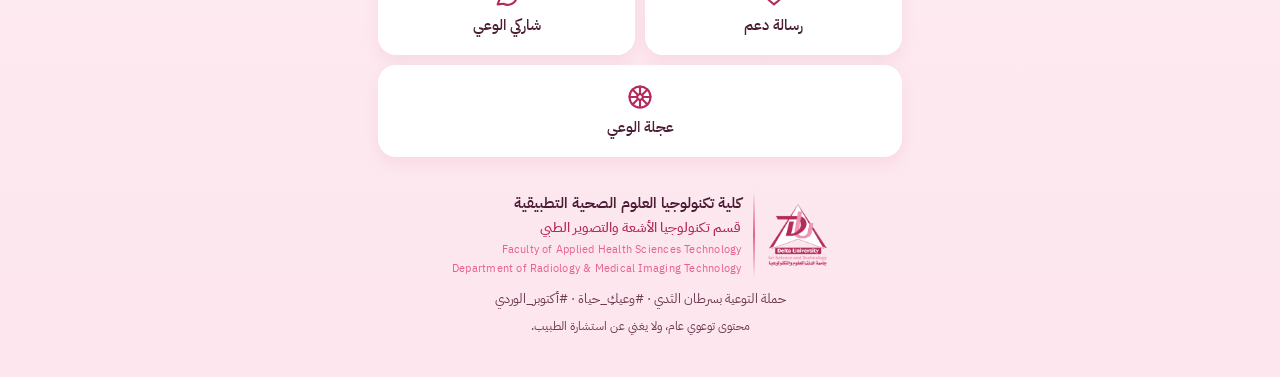
<file: ribbon.html>
<!doctype html><html lang="ar" dir="rtl"><head><meta charset="utf-8">
<meta name="viewport" content="width=device-width,initial-scale=1">
<title>الشريط الوردي · وعيُكِ حياة</title><meta name="theme-color" content="#F7A0B8">
<meta name="description" content="حملة التوعية بسرطان الثدي — كلية تكنولوجيا العلوم الصحية التطبيقية، قسم تكنولوجيا الأشعة والتصوير الطبي">
<link rel="icon" href="assets/logo.png"><link rel="stylesheet" href="assets/style.css"></head><body>
<header class="hero"><svg class="rose r1" viewBox="-50 -50 100 100" aria-hidden="true"><defs>
<linearGradient id="pa" x1=".5" y1="1" x2=".5" y2="0"><stop offset="0" stop-color="#D94677"/><stop offset=".55" stop-color="#F48FB1"/><stop offset="1" stop-color="#FFE3EC"/></linearGradient>
<linearGradient id="pb" x1=".5" y1="1" x2=".5" y2="0"><stop offset="0" stop-color="#C2185B"/><stop offset=".6" stop-color="#EC6A96"/><stop offset="1" stop-color="#FBC2D4"/></linearGradient></defs>
<g fill="url(#pa)"><path d="M0 0 C -24 -8 -28 -40 0 -47 C 28 -40 24 -8 0 0 Z" transform="rotate(0)"/><path d="M0 0 C -24 -8 -28 -40 0 -47 C 28 -40 24 -8 0 0 Z" transform="rotate(72)"/><path d="M0 0 C -24 -8 -28 -40 0 -47 C 28 -40 24 -8 0 0 Z" transform="rotate(144)"/><path d="M0 0 C -24 -8 -28 -40 0 -47 C 28 -40 24 -8 0 0 Z" transform="rotate(216)"/><path d="M0 0 C -24 -8 -28 -40 0 -47 C 28 -40 24 -8 0 0 Z" transform="rotate(288)"/></g><g fill="url(#pb)"><path d="M0 0 C -17 -6 -19 -28 0 -33 C 19 -28 17 -6 0 0 Z" transform="rotate(36)"/><path d="M0 0 C -17 -6 -19 -28 0 -33 C 19 -28 17 -6 0 0 Z" transform="rotate(108)"/><path d="M0 0 C -17 -6 -19 -28 0 -33 C 19 -28 17 -6 0 0 Z" transform="rotate(180)"/><path d="M0 0 C -17 -6 -19 -28 0 -33 C 19 -28 17 -6 0 0 Z" transform="rotate(252)"/><path d="M0 0 C -17 -6 -19 -28 0 -33 C 19 -28 17 -6 0 0 Z" transform="rotate(324)"/></g><circle r="14" fill="#C2185B"/><path d="M0 -7 C 7 -7 9 2 2 7 C -6 10 -11 2 -8 -5 C -4 -12 8 -13 11 -5" fill="none" stroke="#FFB3C9" stroke-width="1.8" stroke-linecap="round"/></svg><svg class="rose r2" viewBox="-50 -50 100 100" aria-hidden="true"><defs>
<linearGradient id="pa" x1=".5" y1="1" x2=".5" y2="0"><stop offset="0" stop-color="#D94677"/><stop offset=".55" stop-color="#F48FB1"/><stop offset="1" stop-color="#FFE3EC"/></linearGradient>
<linearGradient id="pb" x1=".5" y1="1" x2=".5" y2="0"><stop offset="0" stop-color="#C2185B"/><stop offset=".6" stop-color="#EC6A96"/><stop offset="1" stop-color="#FBC2D4"/></linearGradient></defs>
<g fill="url(#pa)"><path d="M0 0 C -24 -8 -28 -40 0 -47 C 28 -40 24 -8 0 0 Z" transform="rotate(0)"/><path d="M0 0 C -24 -8 -28 -40 0 -47 C 28 -40 24 -8 0 0 Z" transform="rotate(72)"/><path d="M0 0 C -24 -8 -28 -40 0 -47 C 28 -40 24 -8 0 0 Z" transform="rotate(144)"/><path d="M0 0 C -24 -8 -28 -40 0 -47 C 28 -40 24 -8 0 0 Z" transform="rotate(216)"/><path d="M0 0 C -24 -8 -28 -40 0 -47 C 28 -40 24 -8 0 0 Z" transform="rotate(288)"/></g><g fill="url(#pb)"><path d="M0 0 C -17 -6 -19 -28 0 -33 C 19 -28 17 -6 0 0 Z" transform="rotate(36)"/><path d="M0 0 C -17 -6 -19 -28 0 -33 C 19 -28 17 -6 0 0 Z" transform="rotate(108)"/><path d="M0 0 C -17 -6 -19 -28 0 -33 C 19 -28 17 -6 0 0 Z" transform="rotate(180)"/><path d="M0 0 C -17 -6 -19 -28 0 -33 C 19 -28 17 -6 0 0 Z" transform="rotate(252)"/><path d="M0 0 C -17 -6 -19 -28 0 -33 C 19 -28 17 -6 0 0 Z" transform="rotate(324)"/></g><circle r="14" fill="#C2185B"/><path d="M0 -7 C 7 -7 9 2 2 7 C -6 10 -11 2 -8 -5 C -4 -12 8 -13 11 -5" fill="none" stroke="#FFB3C9" stroke-width="1.8" stroke-linecap="round"/></svg><svg viewBox="0 0 24 24" class="spark s1" aria-hidden="true"><path d="M12 0 C13 8 16 11 24 12 C16 13 13 16 12 24 C11 16 8 13 0 12 C8 11 11 8 12 0 Z"/></svg><svg viewBox="0 0 24 24" class="spark s2" aria-hidden="true"><path d="M12 0 C13 8 16 11 24 12 C16 13 13 16 12 24 C11 16 8 13 0 12 C8 11 11 8 12 0 Z"/></svg>
<svg class="ribbon" viewBox="0 0 120 212" aria-hidden="true"><defs>
<linearGradient id="rb1" x1="0" y1="0" x2="1" y2="1"><stop offset="0" stop-color="#F06292"/><stop offset="1" stop-color="#A3154F"/></linearGradient>
<linearGradient id="rb2" x1="1" y1="0" x2="0" y2="1"><stop offset="0" stop-color="#FFC1D6"/><stop offset=".45" stop-color="#F06292"/><stop offset="1" stop-color="#C2185B"/></linearGradient></defs>
<path d="M 96 200 L 42 74 C 33 40 47 12 60 12 C 73 12 87 40 78 74" fill="none" stroke="url(#rb1)" stroke-width="22" stroke-linejoin="round"/>
<path d="M 78 74 L 24 200" fill="none" stroke="url(#rb2)" stroke-width="22"/>
<path d="M 73 84 L 31 182" stroke="#fff" stroke-opacity=".45" stroke-width="3.5" stroke-linecap="round"/></svg><p class="kicker">The pink ribbon</p><h1>الشريط الوردي</h1><p class="lead">رمز عالمي يجمعنا في أكتوبر من كل عام.</p></header>
<main class="wrap">
<figure class="photo wide"><img src="assets/img/campaign/pink-ribbon-silk.jpg" alt="الشريط الوردي رمز التوعية بسرطان الثدي" loading="lazy" style="object-position:center"></figure>
<div class="card row"><span class="badge"><svg viewBox="0 0 24 24" width="26" height="26" fill="none" stroke="#B42A5C" stroke-width="1.8" stroke-linecap="round" stroke-linejoin="round" aria-hidden="true"><path d="M12 20c-6-4.5-9-8-9-11.5A4.5 4.5 0 0 1 12 6a4.5 4.5 0 0 1 9 2.5C21 12 18 15.5 12 20z"/></svg></span><div><b>رمز للتوعية</b><p>يذكّر كل امرأة بأهمية معرفة جسدها والانتباه لأي تغيّر.</p></div></div><div class="card row"><span class="badge"><svg viewBox="0 0 24 24" width="26" height="26" fill="none" stroke="#B42A5C" stroke-width="1.8" stroke-linecap="round" stroke-linejoin="round" aria-hidden="true"><circle cx="9" cy="8" r="3.5"/><path d="M2 20c.8-3.5 3.6-5.5 7-5.5s6.2 2 7 5.5"/><circle cx="17" cy="9" r="2.6"/><path d="M17.5 14.5c2 .4 3.6 2 4.3 4.5"/></svg></span><div><b>رمز للدعم</b><p>تضامن مع المصابات والناجيات وعائلاتهن.</p></div></div><div class="card row"><span class="badge"><svg viewBox="0 0 24 24" width="26" height="26" fill="none" stroke="#B42A5C" stroke-width="1.8" stroke-linecap="round" stroke-linejoin="round" aria-hidden="true"><path d="M12 3l8 3v6c0 5-3.5 8-8 9-4.5-1-8-4-8-9V6z"/><path d="M9 12l2 2 4-4"/></svg></span><div><b>رمز للأمل</b><p>الكشف المبكر والعلاج الحديث يمنحان فرصاً أكبر للشفاء.</p></div></div>
<div class="card"><b style="font-size:17px">كيف تشاركين؟</b><p style="margin:4px 0 0">ارتدي الشريط الوردي، واشرحي معناه لمن يسألكِ، وشاركي هذه الصفحة مع من تحبين.</p></div>
<h2><svg viewBox="0 0 24 24" width="26" height="26" fill="none" stroke="#B42A5C" stroke-width="1.8" stroke-linecap="round" stroke-linejoin="round" aria-hidden="true"><path d="M12 20c-6-4.5-9-8-9-11.5A4.5 4.5 0 0 1 12 6a4.5 4.5 0 0 1 9 2.5C21 12 18 15.5 12 20z"/></svg> اكتشفي المزيد</h2><div class="grid nav" style="margin-top:0"><a href="awareness.html"><div class="tile"><svg viewBox="0 0 24 24" width="28" height="28" fill="none" stroke="#B42A5C" stroke-width="1.8" stroke-linecap="round" stroke-linejoin="round" aria-hidden="true"><circle cx="12" cy="12" r="9"/><path d="M12 16v-5M12 8h.01"/></svg>عن سرطان الثدي</div></a><a href="signs.html"><div class="tile"><svg viewBox="0 0 24 24" width="28" height="28" fill="none" stroke="#B42A5C" stroke-width="1.8" stroke-linecap="round" stroke-linejoin="round" aria-hidden="true"><circle cx="11" cy="11" r="7"/><path d="M21 21l-5-5"/></svg>العلامات</div></a><a href="risks.html"><div class="tile"><svg viewBox="0 0 24 24" width="28" height="28" fill="none" stroke="#B42A5C" stroke-width="1.8" stroke-linecap="round" stroke-linejoin="round" aria-hidden="true"><circle cx="9" cy="8" r="3.5"/><path d="M2 20c.8-3.5 3.6-5.5 7-5.5s6.2 2 7 5.5"/><circle cx="17" cy="9" r="2.6"/><path d="M17.5 14.5c2 .4 3.6 2 4.3 4.5"/></svg>عوامل الخطر</div></a><a href="selfexam.html"><div class="tile"><svg viewBox="0 0 24 24" width="28" height="28" fill="none" stroke="#B42A5C" stroke-width="1.8" stroke-linecap="round" stroke-linejoin="round" aria-hidden="true"><path d="M8 13V5a1.5 1.5 0 0 1 3 0v6M11 11V4a1.5 1.5 0 0 1 3 0v7M14 11V5.5a1.5 1.5 0 0 1 3 0V13M17 10.5a1.5 1.5 0 0 1 3 0V15a7 7 0 0 1-7 7h-1a7 7 0 0 1-5.6-2.8L3.5 15.5a1.6 1.6 0 0 1 2.5-2L8 15"/></svg>الفحص الذاتي</div></a><a href="screen.html"><div class="tile"><svg viewBox="0 0 24 24" width="28" height="28" fill="none" stroke="#B42A5C" stroke-width="1.8" stroke-linecap="round" stroke-linejoin="round" aria-hidden="true"><rect x="3" y="5" width="18" height="16" rx="2"/><path d="M3 10h18M8 3v4M16 3v4M8 14h2M14 14h2M8 17h2"/></svg>الكشف المبكر</div></a><a href="mammo.html"><div class="tile"><svg viewBox="0 0 24 24" width="28" height="28" fill="none" stroke="#B42A5C" stroke-width="1.8" stroke-linecap="round" stroke-linejoin="round" aria-hidden="true"><rect x="3" y="2" width="5" height="20" rx="1.5"/><path d="M8 7h11a2 2 0 0 1 0 4H8M8 14h11M19 14v4"/></svg>الماموغرام</div></a><a href="lifestyle.html"><div class="tile"><svg viewBox="0 0 24 24" width="28" height="28" fill="none" stroke="#B42A5C" stroke-width="1.8" stroke-linecap="round" stroke-linejoin="round" aria-hidden="true"><path d="M12 7c-2-2-7-1.5-7 4 0 5 3 10 7 9 4 1 7-4 7-9 0-5.5-5-6-7-4z"/><path d="M12 7c0-2 1-3.5 3-4"/></svg>نمط حياة صحي</div></a><a href="myths.html"><div class="tile"><svg viewBox="0 0 24 24" width="28" height="28" fill="none" stroke="#B42A5C" stroke-width="1.8" stroke-linecap="round" stroke-linejoin="round" aria-hidden="true"><path d="M4 4h6a2 2 0 0 1 2 2v14a2 2 0 0 0-2-2H4zM20 4h-6a2 2 0 0 0-2 2v14a2 2 0 0 1 2-2h6z"/></svg>خرافة أم حقيقة</div></a><a href="support.html"><div class="tile"><svg viewBox="0 0 24 24" width="28" height="28" fill="none" stroke="#B42A5C" stroke-width="1.8" stroke-linecap="round" stroke-linejoin="round" aria-hidden="true"><path d="M12 20c-6-4.5-9-8-9-11.5A4.5 4.5 0 0 1 12 6a4.5 4.5 0 0 1 9 2.5C21 12 18 15.5 12 20z"/></svg>رسالة دعم</div></a><a href="share.html"><div class="tile"><svg viewBox="0 0 24 24" width="28" height="28" fill="none" stroke="#B42A5C" stroke-width="1.8" stroke-linecap="round" stroke-linejoin="round" aria-hidden="true"><path d="M4 20l1.5-4A8 8 0 1 1 9 19.5z"/><path d="M9 10h6M9 13h4"/></svg>شاركي الوعي</div></a><a href="wheel/"><div class="tile"><svg viewBox="0 0 24 24" width="28" height="28" fill="none" stroke="#B42A5C" stroke-width="1.8" stroke-linecap="round" stroke-linejoin="round" aria-hidden="true"><circle cx="12" cy="12" r="9"/><path d="M12 3v18M3 12h18M5.6 5.6l12.8 12.8M18.4 5.6 5.6 18.4"/><circle cx="12" cy="12" r="2.4" fill="#fff"/></svg>عجلة الوعي</div></a></div>
<footer><div class="org"><img src="assets/logo.png" alt="كلية تكنولوجيا العلوم الصحية التطبيقية" style="height:64px;margin:0"><i class="bar"></i><div><b>كلية تكنولوجيا العلوم الصحية التطبيقية</b><span>قسم تكنولوجيا الأشعة والتصوير الطبي</span><em>Faculty of Applied Health Sciences Technology<br>Department of Radiology &amp; Medical Imaging Technology</em></div></div>حملة التوعية بسرطان الثدي · #وعيكِ_حياة · #أكتوبر_الوردي
<div style="font-size:11.5px;margin-top:6px">محتوى توعوي عام، ولا يغني عن استشارة الطبيب.</div></footer></main></body></html>
</file>
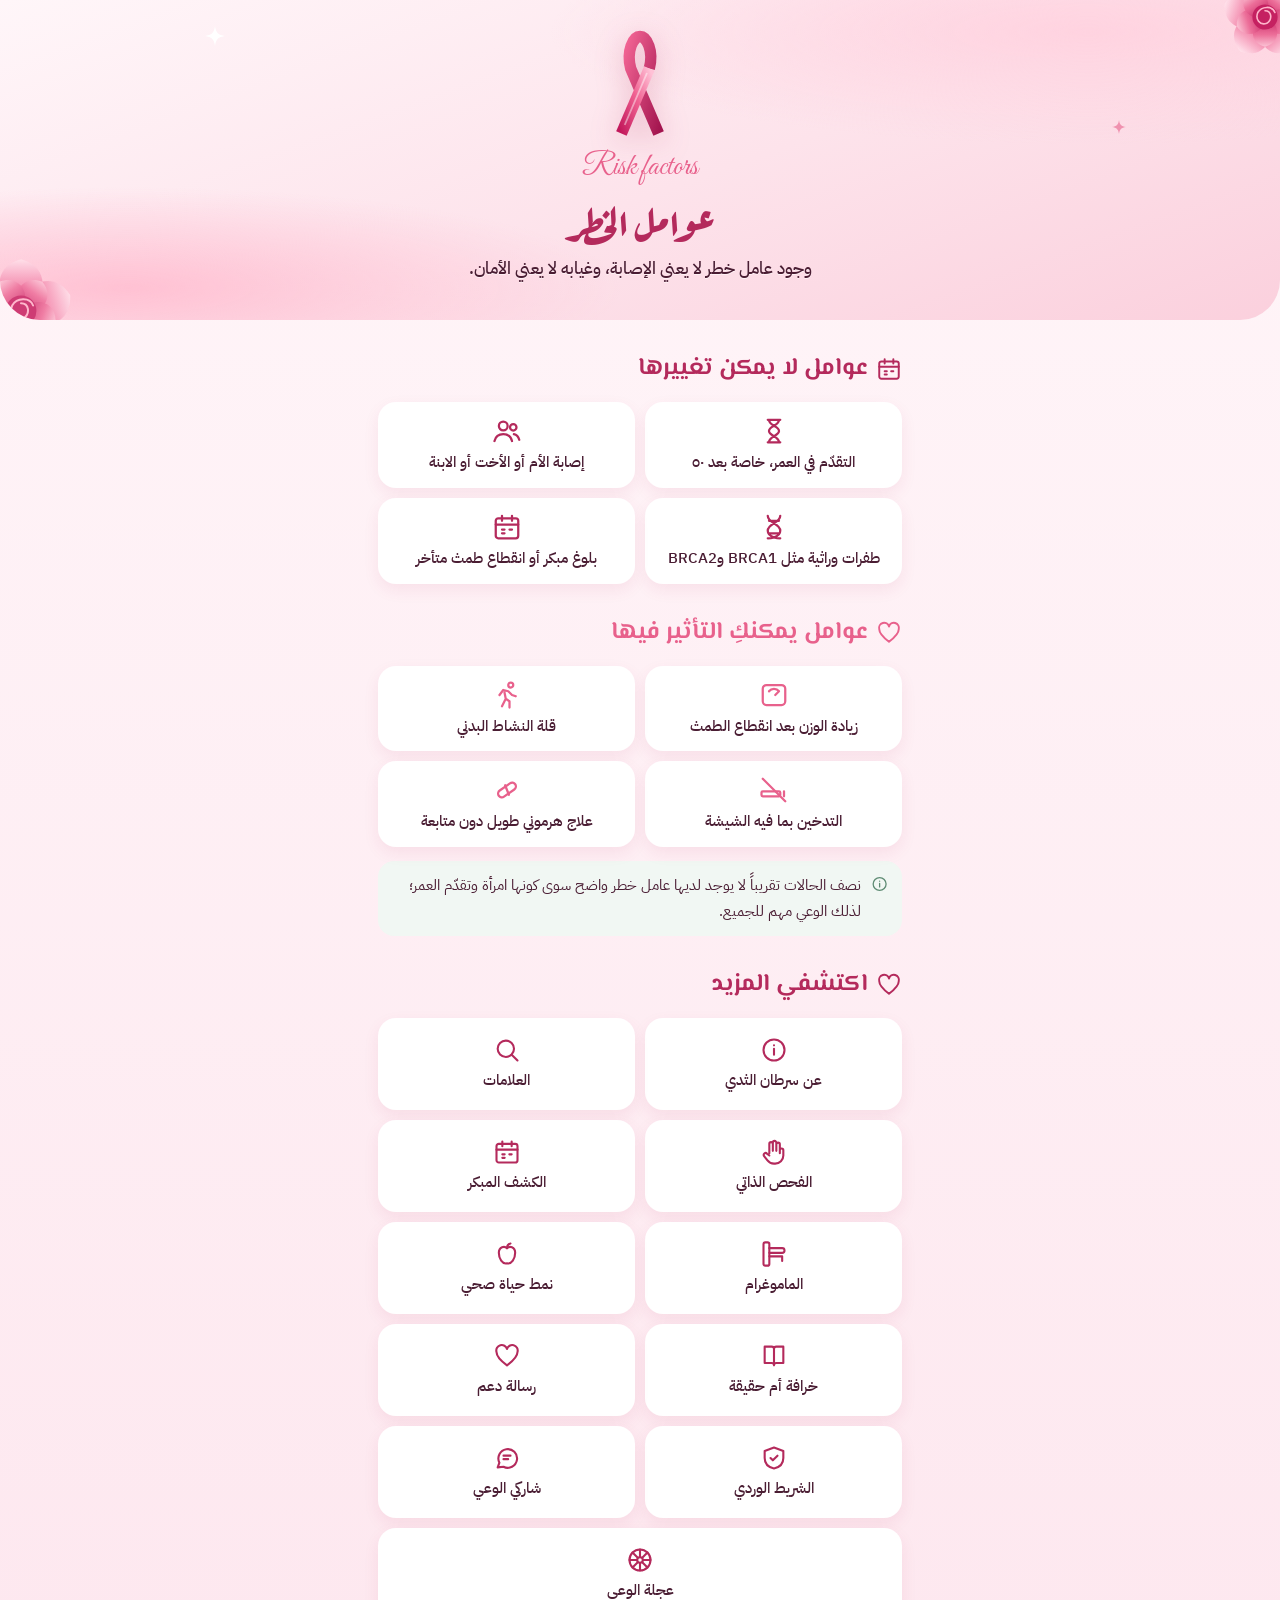
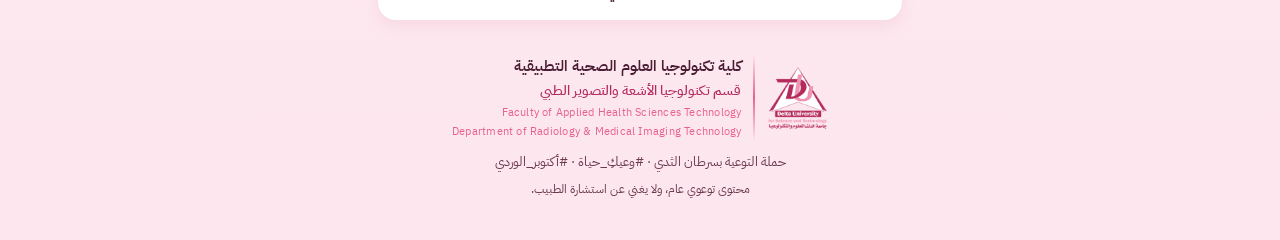
<file: risks.html>
<!doctype html><html lang="ar" dir="rtl"><head><meta charset="utf-8">
<meta name="viewport" content="width=device-width,initial-scale=1">
<title>عوامل الخطر · وعيُكِ حياة</title><meta name="theme-color" content="#F7A0B8">
<meta name="description" content="حملة التوعية بسرطان الثدي — كلية تكنولوجيا العلوم الصحية التطبيقية، قسم تكنولوجيا الأشعة والتصوير الطبي">
<link rel="icon" href="assets/logo.png"><link rel="stylesheet" href="assets/style.css"></head><body>
<header class="hero"><svg class="rose r1" viewBox="-50 -50 100 100" aria-hidden="true"><defs>
<linearGradient id="pa" x1=".5" y1="1" x2=".5" y2="0"><stop offset="0" stop-color="#D94677"/><stop offset=".55" stop-color="#F48FB1"/><stop offset="1" stop-color="#FFE3EC"/></linearGradient>
<linearGradient id="pb" x1=".5" y1="1" x2=".5" y2="0"><stop offset="0" stop-color="#C2185B"/><stop offset=".6" stop-color="#EC6A96"/><stop offset="1" stop-color="#FBC2D4"/></linearGradient></defs>
<g fill="url(#pa)"><path d="M0 0 C -24 -8 -28 -40 0 -47 C 28 -40 24 -8 0 0 Z" transform="rotate(0)"/><path d="M0 0 C -24 -8 -28 -40 0 -47 C 28 -40 24 -8 0 0 Z" transform="rotate(72)"/><path d="M0 0 C -24 -8 -28 -40 0 -47 C 28 -40 24 -8 0 0 Z" transform="rotate(144)"/><path d="M0 0 C -24 -8 -28 -40 0 -47 C 28 -40 24 -8 0 0 Z" transform="rotate(216)"/><path d="M0 0 C -24 -8 -28 -40 0 -47 C 28 -40 24 -8 0 0 Z" transform="rotate(288)"/></g><g fill="url(#pb)"><path d="M0 0 C -17 -6 -19 -28 0 -33 C 19 -28 17 -6 0 0 Z" transform="rotate(36)"/><path d="M0 0 C -17 -6 -19 -28 0 -33 C 19 -28 17 -6 0 0 Z" transform="rotate(108)"/><path d="M0 0 C -17 -6 -19 -28 0 -33 C 19 -28 17 -6 0 0 Z" transform="rotate(180)"/><path d="M0 0 C -17 -6 -19 -28 0 -33 C 19 -28 17 -6 0 0 Z" transform="rotate(252)"/><path d="M0 0 C -17 -6 -19 -28 0 -33 C 19 -28 17 -6 0 0 Z" transform="rotate(324)"/></g><circle r="14" fill="#C2185B"/><path d="M0 -7 C 7 -7 9 2 2 7 C -6 10 -11 2 -8 -5 C -4 -12 8 -13 11 -5" fill="none" stroke="#FFB3C9" stroke-width="1.8" stroke-linecap="round"/></svg><svg class="rose r2" viewBox="-50 -50 100 100" aria-hidden="true"><defs>
<linearGradient id="pa" x1=".5" y1="1" x2=".5" y2="0"><stop offset="0" stop-color="#D94677"/><stop offset=".55" stop-color="#F48FB1"/><stop offset="1" stop-color="#FFE3EC"/></linearGradient>
<linearGradient id="pb" x1=".5" y1="1" x2=".5" y2="0"><stop offset="0" stop-color="#C2185B"/><stop offset=".6" stop-color="#EC6A96"/><stop offset="1" stop-color="#FBC2D4"/></linearGradient></defs>
<g fill="url(#pa)"><path d="M0 0 C -24 -8 -28 -40 0 -47 C 28 -40 24 -8 0 0 Z" transform="rotate(0)"/><path d="M0 0 C -24 -8 -28 -40 0 -47 C 28 -40 24 -8 0 0 Z" transform="rotate(72)"/><path d="M0 0 C -24 -8 -28 -40 0 -47 C 28 -40 24 -8 0 0 Z" transform="rotate(144)"/><path d="M0 0 C -24 -8 -28 -40 0 -47 C 28 -40 24 -8 0 0 Z" transform="rotate(216)"/><path d="M0 0 C -24 -8 -28 -40 0 -47 C 28 -40 24 -8 0 0 Z" transform="rotate(288)"/></g><g fill="url(#pb)"><path d="M0 0 C -17 -6 -19 -28 0 -33 C 19 -28 17 -6 0 0 Z" transform="rotate(36)"/><path d="M0 0 C -17 -6 -19 -28 0 -33 C 19 -28 17 -6 0 0 Z" transform="rotate(108)"/><path d="M0 0 C -17 -6 -19 -28 0 -33 C 19 -28 17 -6 0 0 Z" transform="rotate(180)"/><path d="M0 0 C -17 -6 -19 -28 0 -33 C 19 -28 17 -6 0 0 Z" transform="rotate(252)"/><path d="M0 0 C -17 -6 -19 -28 0 -33 C 19 -28 17 -6 0 0 Z" transform="rotate(324)"/></g><circle r="14" fill="#C2185B"/><path d="M0 -7 C 7 -7 9 2 2 7 C -6 10 -11 2 -8 -5 C -4 -12 8 -13 11 -5" fill="none" stroke="#FFB3C9" stroke-width="1.8" stroke-linecap="round"/></svg><svg viewBox="0 0 24 24" class="spark s1" aria-hidden="true"><path d="M12 0 C13 8 16 11 24 12 C16 13 13 16 12 24 C11 16 8 13 0 12 C8 11 11 8 12 0 Z"/></svg><svg viewBox="0 0 24 24" class="spark s2" aria-hidden="true"><path d="M12 0 C13 8 16 11 24 12 C16 13 13 16 12 24 C11 16 8 13 0 12 C8 11 11 8 12 0 Z"/></svg>
<svg class="ribbon" viewBox="0 0 120 212" aria-hidden="true"><defs>
<linearGradient id="rb1" x1="0" y1="0" x2="1" y2="1"><stop offset="0" stop-color="#F06292"/><stop offset="1" stop-color="#A3154F"/></linearGradient>
<linearGradient id="rb2" x1="1" y1="0" x2="0" y2="1"><stop offset="0" stop-color="#FFC1D6"/><stop offset=".45" stop-color="#F06292"/><stop offset="1" stop-color="#C2185B"/></linearGradient></defs>
<path d="M 96 200 L 42 74 C 33 40 47 12 60 12 C 73 12 87 40 78 74" fill="none" stroke="url(#rb1)" stroke-width="22" stroke-linejoin="round"/>
<path d="M 78 74 L 24 200" fill="none" stroke="url(#rb2)" stroke-width="22"/>
<path d="M 73 84 L 31 182" stroke="#fff" stroke-opacity=".45" stroke-width="3.5" stroke-linecap="round"/></svg><p class="kicker">Risk factors</p><h1>عوامل الخطر</h1><p class="lead">وجود عامل خطر لا يعني الإصابة، وغيابه لا يعني الأمان.</p></header>
<main class="wrap">
<h2><svg viewBox="0 0 24 24" width="26" height="26" fill="none" stroke="#B42A5C" stroke-width="1.8" stroke-linecap="round" stroke-linejoin="round" aria-hidden="true"><rect x="3" y="5" width="18" height="16" rx="2"/><path d="M3 10h18M8 3v4M16 3v4M8 14h2M14 14h2M8 17h2"/></svg> عوامل لا يمكن تغييرها</h2>
<div class="grid"><div class="tile"><svg viewBox="0 0 24 24" width="30" height="30" fill="none" stroke="#B42A5C" stroke-width="1.8" stroke-linecap="round" stroke-linejoin="round" aria-hidden="true"><path d="M7 3h10M7 21h10M8 3c0 5 8 5 8 9s-8 4-8 9M16 3c0 5-8 5-8 9s8 4 8 9"/></svg>التقدّم في العمر، خاصة بعد ٥٠</div><div class="tile"><svg viewBox="0 0 24 24" width="30" height="30" fill="none" stroke="#B42A5C" stroke-width="1.8" stroke-linecap="round" stroke-linejoin="round" aria-hidden="true"><circle cx="9" cy="8" r="3.5"/><path d="M2 20c.8-3.5 3.6-5.5 7-5.5s6.2 2 7 5.5"/><circle cx="17" cy="9" r="2.6"/><path d="M17.5 14.5c2 .4 3.6 2 4.3 4.5"/></svg>إصابة الأم أو الأخت أو الابنة</div><div class="tile"><svg viewBox="0 0 24 24" width="30" height="30" fill="none" stroke="#B42A5C" stroke-width="1.8" stroke-linecap="round" stroke-linejoin="round" aria-hidden="true"><path d="M7 3c0 6 10 6 10 12s-10 6-10 6M17 3c0 6-10 6-10 12s10 6 10 6M8 7h8M8 17h8"/></svg>طفرات وراثية مثل BRCA1 وBRCA2</div><div class="tile"><svg viewBox="0 0 24 24" width="30" height="30" fill="none" stroke="#B42A5C" stroke-width="1.8" stroke-linecap="round" stroke-linejoin="round" aria-hidden="true"><rect x="3" y="5" width="18" height="16" rx="2"/><path d="M3 10h18M8 3v4M16 3v4M8 14h2M14 14h2M8 17h2"/></svg>بلوغ مبكر أو انقطاع طمث متأخر</div></div>
<h2 style="color:#E8618C"><svg viewBox="0 0 24 24" width="26" height="26" fill="none" stroke="#E8618C" stroke-width="1.8" stroke-linecap="round" stroke-linejoin="round" aria-hidden="true"><path d="M12 20c-6-4.5-9-8-9-11.5A4.5 4.5 0 0 1 12 6a4.5 4.5 0 0 1 9 2.5C21 12 18 15.5 12 20z"/></svg> عوامل يمكنكِ التأثير فيها</h2>
<div class="grid"><div class="tile"><svg viewBox="0 0 24 24" width="30" height="30" fill="none" stroke="#E8618C" stroke-width="1.8" stroke-linecap="round" stroke-linejoin="round" aria-hidden="true"><rect x="3" y="4" width="18" height="16" rx="3"/><path d="M8 9a5 5 0 0 1 8 0l-3 3"/></svg>زيادة الوزن بعد انقطاع الطمث</div><div class="tile"><svg viewBox="0 0 24 24" width="30" height="30" fill="none" stroke="#E8618C" stroke-width="1.8" stroke-linecap="round" stroke-linejoin="round" aria-hidden="true"><circle cx="15" cy="4" r="2"/><path d="M8 21l3-6 3 2v5M6 12l3-4 4 1 3 3 3 1M11 15l-1-5"/></svg>قلة النشاط البدني</div><div class="tile"><svg viewBox="0 0 24 24" width="30" height="30" fill="none" stroke="#E8618C" stroke-width="1.8" stroke-linecap="round" stroke-linejoin="round" aria-hidden="true"><rect x="2" y="13" width="15" height="4" rx="1"/><path d="M20 13v4M3 3l18 18"/></svg>التدخين بما فيه الشيشة</div><div class="tile"><svg viewBox="0 0 24 24" width="30" height="30" fill="none" stroke="#E8618C" stroke-width="1.8" stroke-linecap="round" stroke-linejoin="round" aria-hidden="true"><rect x="4" y="9" width="16" height="6" rx="3" transform="rotate(-35 12 12)"/><path d="M10.5 8.2l3 7.6"/></svg>علاج هرموني طويل دون متابعة</div></div>
<div class="note"><svg viewBox="0 0 24 24" width="22" height="22" fill="none" stroke="#5E8B73" stroke-width="1.8" stroke-linecap="round" stroke-linejoin="round" aria-hidden="true"><circle cx="12" cy="12" r="9"/><path d="M12 16v-5M12 8h.01"/></svg><span>نصف الحالات تقريباً لا يوجد لديها عامل خطر واضح سوى كونها امرأة وتقدّم العمر؛ لذلك الوعي مهم للجميع.</span></div>
<h2><svg viewBox="0 0 24 24" width="26" height="26" fill="none" stroke="#B42A5C" stroke-width="1.8" stroke-linecap="round" stroke-linejoin="round" aria-hidden="true"><path d="M12 20c-6-4.5-9-8-9-11.5A4.5 4.5 0 0 1 12 6a4.5 4.5 0 0 1 9 2.5C21 12 18 15.5 12 20z"/></svg> اكتشفي المزيد</h2><div class="grid nav" style="margin-top:0"><a href="awareness.html"><div class="tile"><svg viewBox="0 0 24 24" width="28" height="28" fill="none" stroke="#B42A5C" stroke-width="1.8" stroke-linecap="round" stroke-linejoin="round" aria-hidden="true"><circle cx="12" cy="12" r="9"/><path d="M12 16v-5M12 8h.01"/></svg>عن سرطان الثدي</div></a><a href="signs.html"><div class="tile"><svg viewBox="0 0 24 24" width="28" height="28" fill="none" stroke="#B42A5C" stroke-width="1.8" stroke-linecap="round" stroke-linejoin="round" aria-hidden="true"><circle cx="11" cy="11" r="7"/><path d="M21 21l-5-5"/></svg>العلامات</div></a><a href="selfexam.html"><div class="tile"><svg viewBox="0 0 24 24" width="28" height="28" fill="none" stroke="#B42A5C" stroke-width="1.8" stroke-linecap="round" stroke-linejoin="round" aria-hidden="true"><path d="M8 13V5a1.5 1.5 0 0 1 3 0v6M11 11V4a1.5 1.5 0 0 1 3 0v7M14 11V5.5a1.5 1.5 0 0 1 3 0V13M17 10.5a1.5 1.5 0 0 1 3 0V15a7 7 0 0 1-7 7h-1a7 7 0 0 1-5.6-2.8L3.5 15.5a1.6 1.6 0 0 1 2.5-2L8 15"/></svg>الفحص الذاتي</div></a><a href="screen.html"><div class="tile"><svg viewBox="0 0 24 24" width="28" height="28" fill="none" stroke="#B42A5C" stroke-width="1.8" stroke-linecap="round" stroke-linejoin="round" aria-hidden="true"><rect x="3" y="5" width="18" height="16" rx="2"/><path d="M3 10h18M8 3v4M16 3v4M8 14h2M14 14h2M8 17h2"/></svg>الكشف المبكر</div></a><a href="mammo.html"><div class="tile"><svg viewBox="0 0 24 24" width="28" height="28" fill="none" stroke="#B42A5C" stroke-width="1.8" stroke-linecap="round" stroke-linejoin="round" aria-hidden="true"><rect x="3" y="2" width="5" height="20" rx="1.5"/><path d="M8 7h11a2 2 0 0 1 0 4H8M8 14h11M19 14v4"/></svg>الماموغرام</div></a><a href="lifestyle.html"><div class="tile"><svg viewBox="0 0 24 24" width="28" height="28" fill="none" stroke="#B42A5C" stroke-width="1.8" stroke-linecap="round" stroke-linejoin="round" aria-hidden="true"><path d="M12 7c-2-2-7-1.5-7 4 0 5 3 10 7 9 4 1 7-4 7-9 0-5.5-5-6-7-4z"/><path d="M12 7c0-2 1-3.5 3-4"/></svg>نمط حياة صحي</div></a><a href="myths.html"><div class="tile"><svg viewBox="0 0 24 24" width="28" height="28" fill="none" stroke="#B42A5C" stroke-width="1.8" stroke-linecap="round" stroke-linejoin="round" aria-hidden="true"><path d="M4 4h6a2 2 0 0 1 2 2v14a2 2 0 0 0-2-2H4zM20 4h-6a2 2 0 0 0-2 2v14a2 2 0 0 1 2-2h6z"/></svg>خرافة أم حقيقة</div></a><a href="support.html"><div class="tile"><svg viewBox="0 0 24 24" width="28" height="28" fill="none" stroke="#B42A5C" stroke-width="1.8" stroke-linecap="round" stroke-linejoin="round" aria-hidden="true"><path d="M12 20c-6-4.5-9-8-9-11.5A4.5 4.5 0 0 1 12 6a4.5 4.5 0 0 1 9 2.5C21 12 18 15.5 12 20z"/></svg>رسالة دعم</div></a><a href="ribbon.html"><div class="tile"><svg viewBox="0 0 24 24" width="28" height="28" fill="none" stroke="#B42A5C" stroke-width="1.8" stroke-linecap="round" stroke-linejoin="round" aria-hidden="true"><path d="M12 3l8 3v6c0 5-3.5 8-8 9-4.5-1-8-4-8-9V6z"/><path d="M9 12l2 2 4-4"/></svg>الشريط الوردي</div></a><a href="share.html"><div class="tile"><svg viewBox="0 0 24 24" width="28" height="28" fill="none" stroke="#B42A5C" stroke-width="1.8" stroke-linecap="round" stroke-linejoin="round" aria-hidden="true"><path d="M4 20l1.5-4A8 8 0 1 1 9 19.5z"/><path d="M9 10h6M9 13h4"/></svg>شاركي الوعي</div></a><a href="wheel/"><div class="tile"><svg viewBox="0 0 24 24" width="28" height="28" fill="none" stroke="#B42A5C" stroke-width="1.8" stroke-linecap="round" stroke-linejoin="round" aria-hidden="true"><circle cx="12" cy="12" r="9"/><path d="M12 3v18M3 12h18M5.6 5.6l12.8 12.8M18.4 5.6 5.6 18.4"/><circle cx="12" cy="12" r="2.4" fill="#fff"/></svg>عجلة الوعي</div></a></div>
<footer><div class="org"><img src="assets/logo.png" alt="كلية تكنولوجيا العلوم الصحية التطبيقية" style="height:64px;margin:0"><i class="bar"></i><div><b>كلية تكنولوجيا العلوم الصحية التطبيقية</b><span>قسم تكنولوجيا الأشعة والتصوير الطبي</span><em>Faculty of Applied Health Sciences Technology<br>Department of Radiology &amp; Medical Imaging Technology</em></div></div>حملة التوعية بسرطان الثدي · #وعيكِ_حياة · #أكتوبر_الوردي
<div style="font-size:11.5px;margin-top:6px">محتوى توعوي عام، ولا يغني عن استشارة الطبيب.</div></footer></main></body></html>
</file>
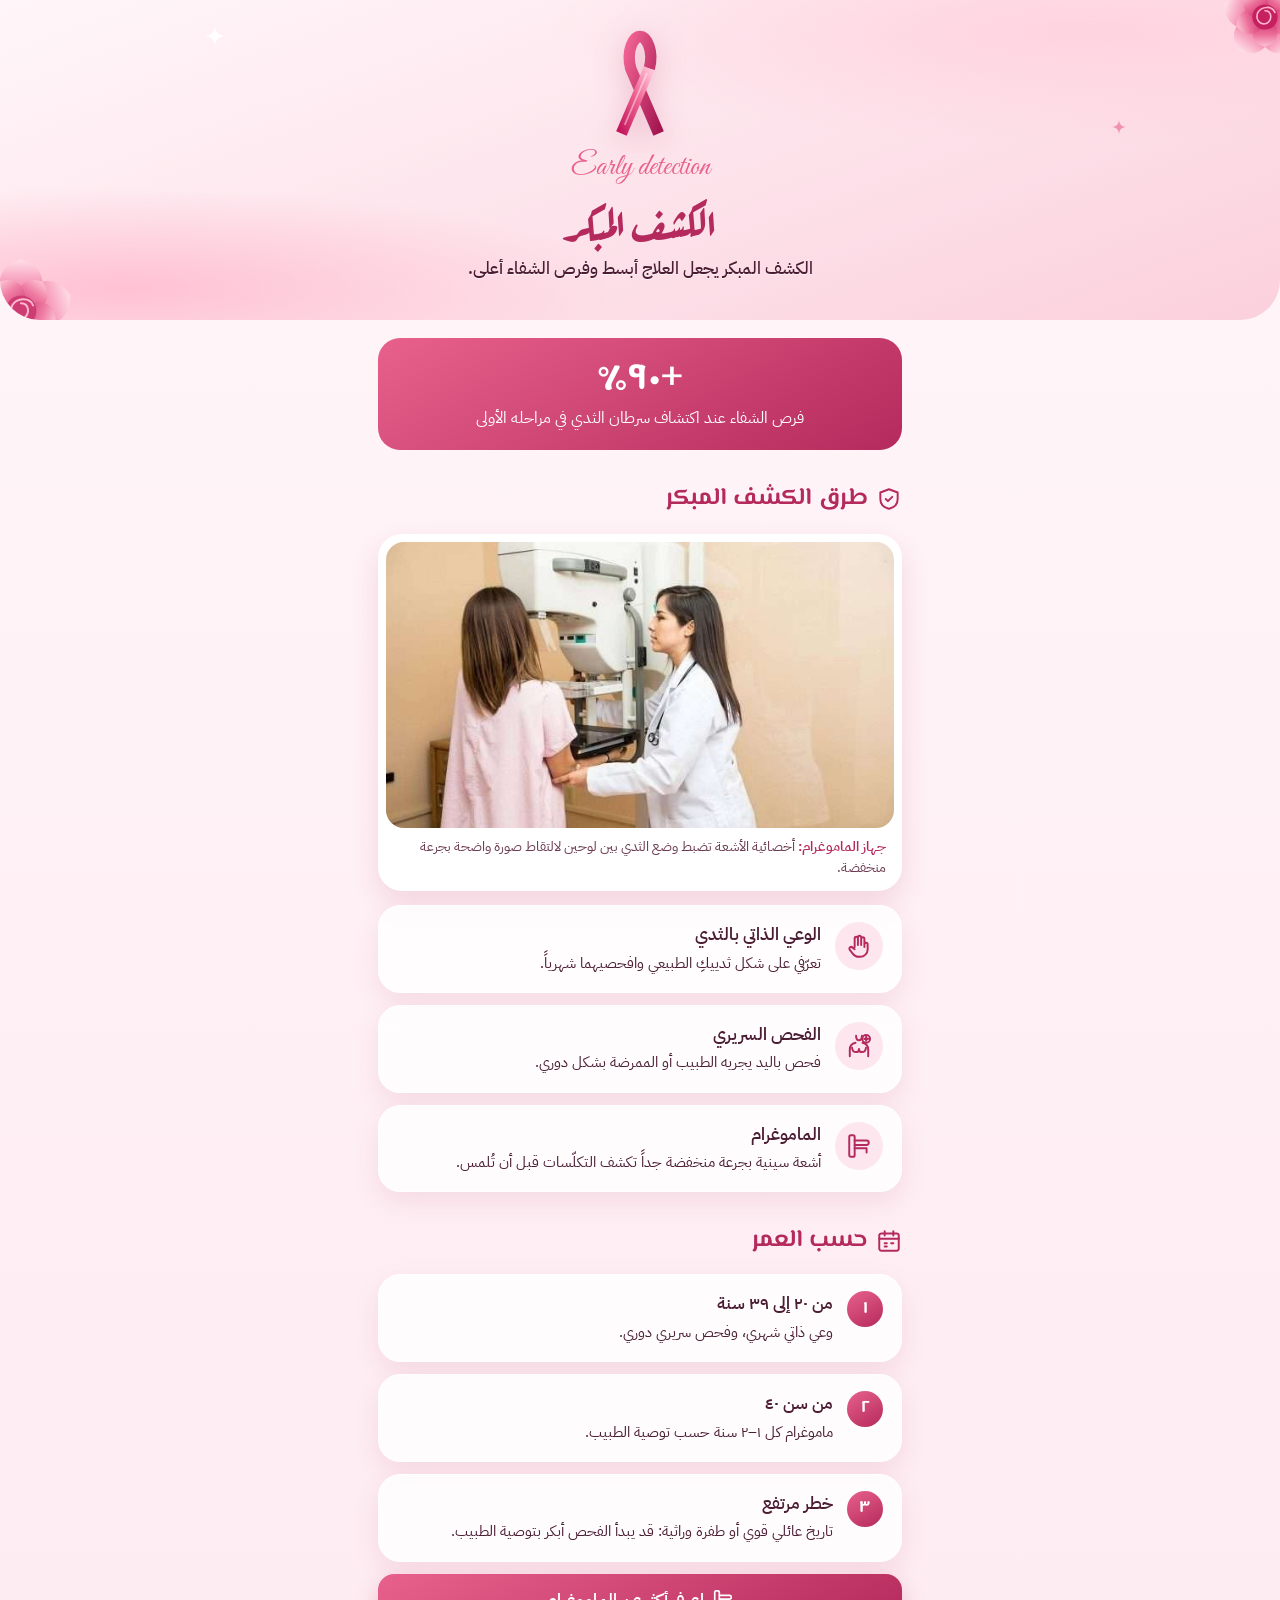
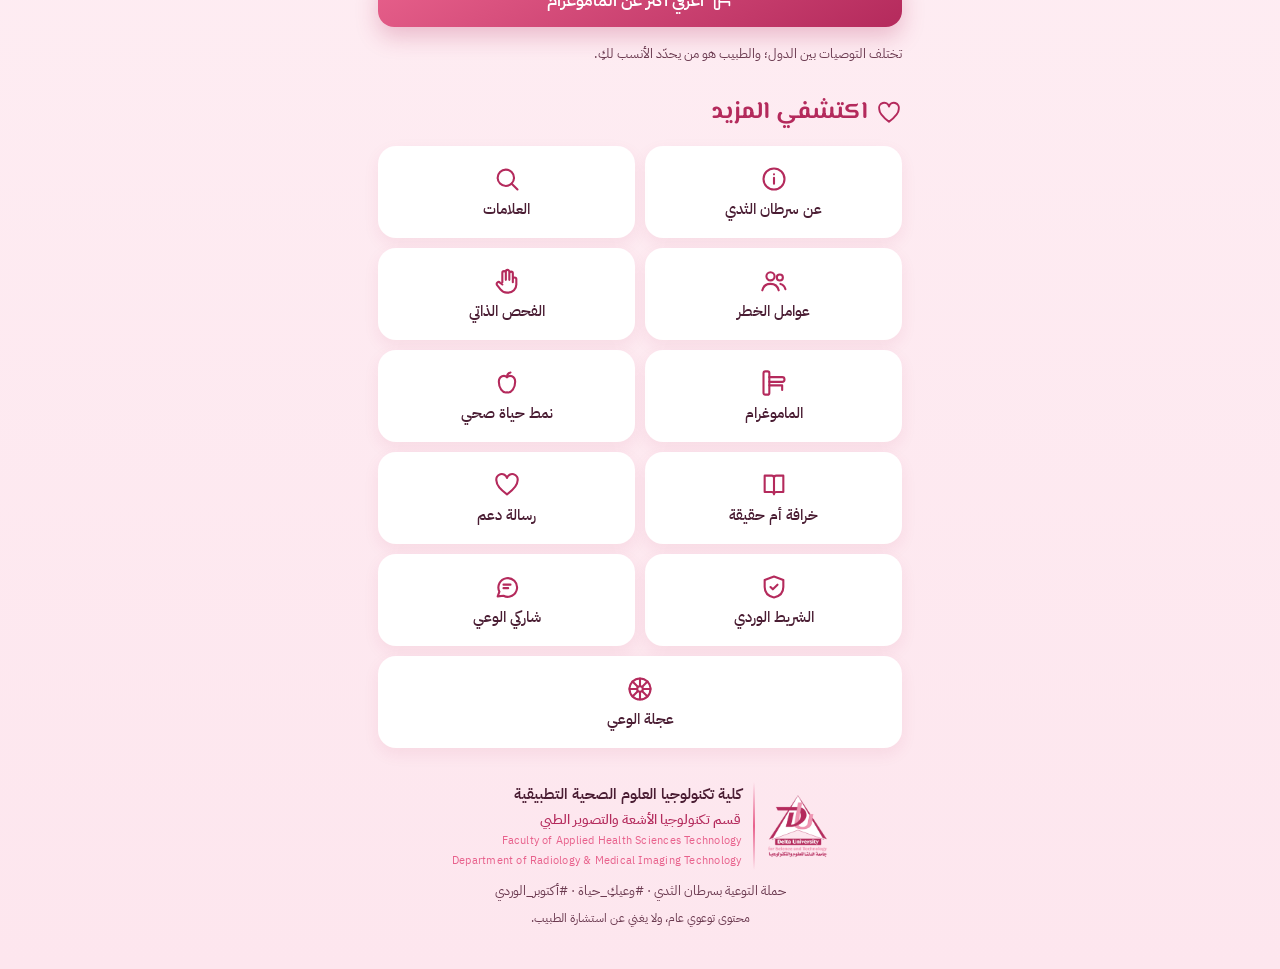
<file: screen.html>
<!doctype html><html lang="ar" dir="rtl"><head><meta charset="utf-8">
<meta name="viewport" content="width=device-width,initial-scale=1">
<title>الكشف المبكر · وعيُكِ حياة</title><meta name="theme-color" content="#F7A0B8">
<meta name="description" content="حملة التوعية بسرطان الثدي — كلية تكنولوجيا العلوم الصحية التطبيقية، قسم تكنولوجيا الأشعة والتصوير الطبي">
<link rel="icon" href="assets/logo.png"><link rel="stylesheet" href="assets/style.css"></head><body>
<header class="hero"><svg class="rose r1" viewBox="-50 -50 100 100" aria-hidden="true"><defs>
<linearGradient id="pa" x1=".5" y1="1" x2=".5" y2="0"><stop offset="0" stop-color="#D94677"/><stop offset=".55" stop-color="#F48FB1"/><stop offset="1" stop-color="#FFE3EC"/></linearGradient>
<linearGradient id="pb" x1=".5" y1="1" x2=".5" y2="0"><stop offset="0" stop-color="#C2185B"/><stop offset=".6" stop-color="#EC6A96"/><stop offset="1" stop-color="#FBC2D4"/></linearGradient></defs>
<g fill="url(#pa)"><path d="M0 0 C -24 -8 -28 -40 0 -47 C 28 -40 24 -8 0 0 Z" transform="rotate(0)"/><path d="M0 0 C -24 -8 -28 -40 0 -47 C 28 -40 24 -8 0 0 Z" transform="rotate(72)"/><path d="M0 0 C -24 -8 -28 -40 0 -47 C 28 -40 24 -8 0 0 Z" transform="rotate(144)"/><path d="M0 0 C -24 -8 -28 -40 0 -47 C 28 -40 24 -8 0 0 Z" transform="rotate(216)"/><path d="M0 0 C -24 -8 -28 -40 0 -47 C 28 -40 24 -8 0 0 Z" transform="rotate(288)"/></g><g fill="url(#pb)"><path d="M0 0 C -17 -6 -19 -28 0 -33 C 19 -28 17 -6 0 0 Z" transform="rotate(36)"/><path d="M0 0 C -17 -6 -19 -28 0 -33 C 19 -28 17 -6 0 0 Z" transform="rotate(108)"/><path d="M0 0 C -17 -6 -19 -28 0 -33 C 19 -28 17 -6 0 0 Z" transform="rotate(180)"/><path d="M0 0 C -17 -6 -19 -28 0 -33 C 19 -28 17 -6 0 0 Z" transform="rotate(252)"/><path d="M0 0 C -17 -6 -19 -28 0 -33 C 19 -28 17 -6 0 0 Z" transform="rotate(324)"/></g><circle r="14" fill="#C2185B"/><path d="M0 -7 C 7 -7 9 2 2 7 C -6 10 -11 2 -8 -5 C -4 -12 8 -13 11 -5" fill="none" stroke="#FFB3C9" stroke-width="1.8" stroke-linecap="round"/></svg><svg class="rose r2" viewBox="-50 -50 100 100" aria-hidden="true"><defs>
<linearGradient id="pa" x1=".5" y1="1" x2=".5" y2="0"><stop offset="0" stop-color="#D94677"/><stop offset=".55" stop-color="#F48FB1"/><stop offset="1" stop-color="#FFE3EC"/></linearGradient>
<linearGradient id="pb" x1=".5" y1="1" x2=".5" y2="0"><stop offset="0" stop-color="#C2185B"/><stop offset=".6" stop-color="#EC6A96"/><stop offset="1" stop-color="#FBC2D4"/></linearGradient></defs>
<g fill="url(#pa)"><path d="M0 0 C -24 -8 -28 -40 0 -47 C 28 -40 24 -8 0 0 Z" transform="rotate(0)"/><path d="M0 0 C -24 -8 -28 -40 0 -47 C 28 -40 24 -8 0 0 Z" transform="rotate(72)"/><path d="M0 0 C -24 -8 -28 -40 0 -47 C 28 -40 24 -8 0 0 Z" transform="rotate(144)"/><path d="M0 0 C -24 -8 -28 -40 0 -47 C 28 -40 24 -8 0 0 Z" transform="rotate(216)"/><path d="M0 0 C -24 -8 -28 -40 0 -47 C 28 -40 24 -8 0 0 Z" transform="rotate(288)"/></g><g fill="url(#pb)"><path d="M0 0 C -17 -6 -19 -28 0 -33 C 19 -28 17 -6 0 0 Z" transform="rotate(36)"/><path d="M0 0 C -17 -6 -19 -28 0 -33 C 19 -28 17 -6 0 0 Z" transform="rotate(108)"/><path d="M0 0 C -17 -6 -19 -28 0 -33 C 19 -28 17 -6 0 0 Z" transform="rotate(180)"/><path d="M0 0 C -17 -6 -19 -28 0 -33 C 19 -28 17 -6 0 0 Z" transform="rotate(252)"/><path d="M0 0 C -17 -6 -19 -28 0 -33 C 19 -28 17 -6 0 0 Z" transform="rotate(324)"/></g><circle r="14" fill="#C2185B"/><path d="M0 -7 C 7 -7 9 2 2 7 C -6 10 -11 2 -8 -5 C -4 -12 8 -13 11 -5" fill="none" stroke="#FFB3C9" stroke-width="1.8" stroke-linecap="round"/></svg><svg viewBox="0 0 24 24" class="spark s1" aria-hidden="true"><path d="M12 0 C13 8 16 11 24 12 C16 13 13 16 12 24 C11 16 8 13 0 12 C8 11 11 8 12 0 Z"/></svg><svg viewBox="0 0 24 24" class="spark s2" aria-hidden="true"><path d="M12 0 C13 8 16 11 24 12 C16 13 13 16 12 24 C11 16 8 13 0 12 C8 11 11 8 12 0 Z"/></svg>
<svg class="ribbon" viewBox="0 0 120 212" aria-hidden="true"><defs>
<linearGradient id="rb1" x1="0" y1="0" x2="1" y2="1"><stop offset="0" stop-color="#F06292"/><stop offset="1" stop-color="#A3154F"/></linearGradient>
<linearGradient id="rb2" x1="1" y1="0" x2="0" y2="1"><stop offset="0" stop-color="#FFC1D6"/><stop offset=".45" stop-color="#F06292"/><stop offset="1" stop-color="#C2185B"/></linearGradient></defs>
<path d="M 96 200 L 42 74 C 33 40 47 12 60 12 C 73 12 87 40 78 74" fill="none" stroke="url(#rb1)" stroke-width="22" stroke-linejoin="round"/>
<path d="M 78 74 L 24 200" fill="none" stroke="url(#rb2)" stroke-width="22"/>
<path d="M 73 84 L 31 182" stroke="#fff" stroke-opacity=".45" stroke-width="3.5" stroke-linecap="round"/></svg><p class="kicker">Early detection</p><h1>الكشف المبكر</h1><p class="lead">الكشف المبكر يجعل العلاج أبسط وفرص الشفاء أعلى.</p></header>
<main class="wrap">
<div class="stat"><div class="big">+٩٠٪</div>فرص الشفاء عند اكتشاف سرطان الثدي في مراحله الأولى</div>
<h2><svg viewBox="0 0 24 24" width="26" height="26" fill="none" stroke="#B42A5C" stroke-width="1.8" stroke-linecap="round" stroke-linejoin="round" aria-hidden="true"><path d="M12 3l8 3v6c0 5-3.5 8-8 9-4.5-1-8-4-8-9V6z"/><path d="M9 12l2 2 4-4"/></svg> طرق الكشف المبكر</h2>
<figure class="photo wide"><img src="assets/img/mammography/mammography-exam.jpg" alt="أخصائية أشعة تساعد سيدة أثناء فحص الماموغرام" loading="lazy" style="object-position:center 30%"><figcaption><b>جهاز الماموغرام:</b> أخصائية الأشعة تضبط وضع الثدي بين لوحين لالتقاط صورة واضحة بجرعة منخفضة.</figcaption></figure>
<div class="card row"><span class="badge"><svg viewBox="0 0 24 24" width="26" height="26" fill="none" stroke="#B42A5C" stroke-width="1.8" stroke-linecap="round" stroke-linejoin="round" aria-hidden="true"><path d="M8 13V5a1.5 1.5 0 0 1 3 0v6M11 11V4a1.5 1.5 0 0 1 3 0v7M14 11V5.5a1.5 1.5 0 0 1 3 0V13M17 10.5a1.5 1.5 0 0 1 3 0V15a7 7 0 0 1-7 7h-1a7 7 0 0 1-5.6-2.8L3.5 15.5a1.6 1.6 0 0 1 2.5-2L8 15"/></svg></span><div><b>الوعي الذاتي بالثدي</b><p>تعرّفي على شكل ثدييكِ الطبيعي وافحصيهما شهرياً.</p></div></div><div class="card row"><span class="badge"><svg viewBox="0 0 24 24" width="26" height="26" fill="none" stroke="#B42A5C" stroke-width="1.8" stroke-linecap="round" stroke-linejoin="round" aria-hidden="true"><path d="M3.5 21.5v-6.2c0-3.2 2.3-5.6 5.3-6.3"/><path d="M20.5 21.5v-6.2c0-3.2-2.3-5.6-5.3-6.3"/><path d="M9.3 2.5c0 2.6 1.2 4.2 2.7 4.2s2.7-1.6 2.7-4.2"/><path d="M5.6 13.6c.2 2.4 1.8 4 3.6 4 1.6 0 2.8-1.1 2.8-2.7"/><path d="M18.4 13.6c-.2 2.4-1.8 4-3.6 4-1.6 0-2.8-1.1-2.8-2.7"/><circle cx="18.6" cy="5.4" r="3.6" fill="#fff"/><path d="M18.6 3.6v3.6M16.8 5.4h3.6" stroke-width="1.9"/></svg></span><div><b>الفحص السريري</b><p>فحص باليد يجريه الطبيب أو الممرضة بشكل دوري.</p></div></div><div class="card row"><span class="badge"><svg viewBox="0 0 24 24" width="26" height="26" fill="none" stroke="#B42A5C" stroke-width="1.8" stroke-linecap="round" stroke-linejoin="round" aria-hidden="true"><rect x="3" y="2" width="5" height="20" rx="1.5"/><path d="M8 7h11a2 2 0 0 1 0 4H8M8 14h11M19 14v4"/></svg></span><div><b>الماموغرام</b><p>أشعة سينية بجرعة منخفضة جداً تكشف التكلّسات قبل أن تُلمس.</p></div></div>
<h2><svg viewBox="0 0 24 24" width="26" height="26" fill="none" stroke="#B42A5C" stroke-width="1.8" stroke-linecap="round" stroke-linejoin="round" aria-hidden="true"><rect x="3" y="5" width="18" height="16" rx="2"/><path d="M3 10h18M8 3v4M16 3v4M8 14h2M14 14h2M8 17h2"/></svg> حسب العمر</h2>
<div class="card row"><span class="num">١</span><div><b>من ٢٠ إلى ٣٩ سنة</b><p>وعي ذاتي شهري، وفحص سريري دوري.</p></div></div><div class="card row"><span class="num">٢</span><div><b>من سن ٤٠</b><p>ماموغرام كل ١–٢ سنة حسب توصية الطبيب.</p></div></div><div class="card row"><span class="num">٣</span><div><b>خطر مرتفع</b><p>تاريخ عائلي قوي أو طفرة وراثية: قد يبدأ الفحص أبكر بتوصية الطبيب.</p></div></div>
<a class="btn" href="mammo.html"><svg viewBox="0 0 24 24" width="22" height="22" fill="none" stroke="#fff" stroke-width="1.8" stroke-linecap="round" stroke-linejoin="round" aria-hidden="true"><rect x="3" y="2" width="5" height="20" rx="1.5"/><path d="M8 7h11a2 2 0 0 1 0 4H8M8 14h11M19 14v4"/></svg> اعرفي أكثر عن الماموغرام</a>
<p class="src">تختلف التوصيات بين الدول؛ والطبيب هو من يحدّد الأنسب لكِ.</p>
<h2><svg viewBox="0 0 24 24" width="26" height="26" fill="none" stroke="#B42A5C" stroke-width="1.8" stroke-linecap="round" stroke-linejoin="round" aria-hidden="true"><path d="M12 20c-6-4.5-9-8-9-11.5A4.5 4.5 0 0 1 12 6a4.5 4.5 0 0 1 9 2.5C21 12 18 15.5 12 20z"/></svg> اكتشفي المزيد</h2><div class="grid nav" style="margin-top:0"><a href="awareness.html"><div class="tile"><svg viewBox="0 0 24 24" width="28" height="28" fill="none" stroke="#B42A5C" stroke-width="1.8" stroke-linecap="round" stroke-linejoin="round" aria-hidden="true"><circle cx="12" cy="12" r="9"/><path d="M12 16v-5M12 8h.01"/></svg>عن سرطان الثدي</div></a><a href="signs.html"><div class="tile"><svg viewBox="0 0 24 24" width="28" height="28" fill="none" stroke="#B42A5C" stroke-width="1.8" stroke-linecap="round" stroke-linejoin="round" aria-hidden="true"><circle cx="11" cy="11" r="7"/><path d="M21 21l-5-5"/></svg>العلامات</div></a><a href="risks.html"><div class="tile"><svg viewBox="0 0 24 24" width="28" height="28" fill="none" stroke="#B42A5C" stroke-width="1.8" stroke-linecap="round" stroke-linejoin="round" aria-hidden="true"><circle cx="9" cy="8" r="3.5"/><path d="M2 20c.8-3.5 3.6-5.5 7-5.5s6.2 2 7 5.5"/><circle cx="17" cy="9" r="2.6"/><path d="M17.5 14.5c2 .4 3.6 2 4.3 4.5"/></svg>عوامل الخطر</div></a><a href="selfexam.html"><div class="tile"><svg viewBox="0 0 24 24" width="28" height="28" fill="none" stroke="#B42A5C" stroke-width="1.8" stroke-linecap="round" stroke-linejoin="round" aria-hidden="true"><path d="M8 13V5a1.5 1.5 0 0 1 3 0v6M11 11V4a1.5 1.5 0 0 1 3 0v7M14 11V5.5a1.5 1.5 0 0 1 3 0V13M17 10.5a1.5 1.5 0 0 1 3 0V15a7 7 0 0 1-7 7h-1a7 7 0 0 1-5.6-2.8L3.5 15.5a1.6 1.6 0 0 1 2.5-2L8 15"/></svg>الفحص الذاتي</div></a><a href="mammo.html"><div class="tile"><svg viewBox="0 0 24 24" width="28" height="28" fill="none" stroke="#B42A5C" stroke-width="1.8" stroke-linecap="round" stroke-linejoin="round" aria-hidden="true"><rect x="3" y="2" width="5" height="20" rx="1.5"/><path d="M8 7h11a2 2 0 0 1 0 4H8M8 14h11M19 14v4"/></svg>الماموغرام</div></a><a href="lifestyle.html"><div class="tile"><svg viewBox="0 0 24 24" width="28" height="28" fill="none" stroke="#B42A5C" stroke-width="1.8" stroke-linecap="round" stroke-linejoin="round" aria-hidden="true"><path d="M12 7c-2-2-7-1.5-7 4 0 5 3 10 7 9 4 1 7-4 7-9 0-5.5-5-6-7-4z"/><path d="M12 7c0-2 1-3.5 3-4"/></svg>نمط حياة صحي</div></a><a href="myths.html"><div class="tile"><svg viewBox="0 0 24 24" width="28" height="28" fill="none" stroke="#B42A5C" stroke-width="1.8" stroke-linecap="round" stroke-linejoin="round" aria-hidden="true"><path d="M4 4h6a2 2 0 0 1 2 2v14a2 2 0 0 0-2-2H4zM20 4h-6a2 2 0 0 0-2 2v14a2 2 0 0 1 2-2h6z"/></svg>خرافة أم حقيقة</div></a><a href="support.html"><div class="tile"><svg viewBox="0 0 24 24" width="28" height="28" fill="none" stroke="#B42A5C" stroke-width="1.8" stroke-linecap="round" stroke-linejoin="round" aria-hidden="true"><path d="M12 20c-6-4.5-9-8-9-11.5A4.5 4.5 0 0 1 12 6a4.5 4.5 0 0 1 9 2.5C21 12 18 15.5 12 20z"/></svg>رسالة دعم</div></a><a href="ribbon.html"><div class="tile"><svg viewBox="0 0 24 24" width="28" height="28" fill="none" stroke="#B42A5C" stroke-width="1.8" stroke-linecap="round" stroke-linejoin="round" aria-hidden="true"><path d="M12 3l8 3v6c0 5-3.5 8-8 9-4.5-1-8-4-8-9V6z"/><path d="M9 12l2 2 4-4"/></svg>الشريط الوردي</div></a><a href="share.html"><div class="tile"><svg viewBox="0 0 24 24" width="28" height="28" fill="none" stroke="#B42A5C" stroke-width="1.8" stroke-linecap="round" stroke-linejoin="round" aria-hidden="true"><path d="M4 20l1.5-4A8 8 0 1 1 9 19.5z"/><path d="M9 10h6M9 13h4"/></svg>شاركي الوعي</div></a><a href="wheel/"><div class="tile"><svg viewBox="0 0 24 24" width="28" height="28" fill="none" stroke="#B42A5C" stroke-width="1.8" stroke-linecap="round" stroke-linejoin="round" aria-hidden="true"><circle cx="12" cy="12" r="9"/><path d="M12 3v18M3 12h18M5.6 5.6l12.8 12.8M18.4 5.6 5.6 18.4"/><circle cx="12" cy="12" r="2.4" fill="#fff"/></svg>عجلة الوعي</div></a></div>
<footer><div class="org"><img src="assets/logo.png" alt="كلية تكنولوجيا العلوم الصحية التطبيقية" style="height:64px;margin:0"><i class="bar"></i><div><b>كلية تكنولوجيا العلوم الصحية التطبيقية</b><span>قسم تكنولوجيا الأشعة والتصوير الطبي</span><em>Faculty of Applied Health Sciences Technology<br>Department of Radiology &amp; Medical Imaging Technology</em></div></div>حملة التوعية بسرطان الثدي · #وعيكِ_حياة · #أكتوبر_الوردي
<div style="font-size:11.5px;margin-top:6px">محتوى توعوي عام، ولا يغني عن استشارة الطبيب.</div></footer></main></body></html>
</file>
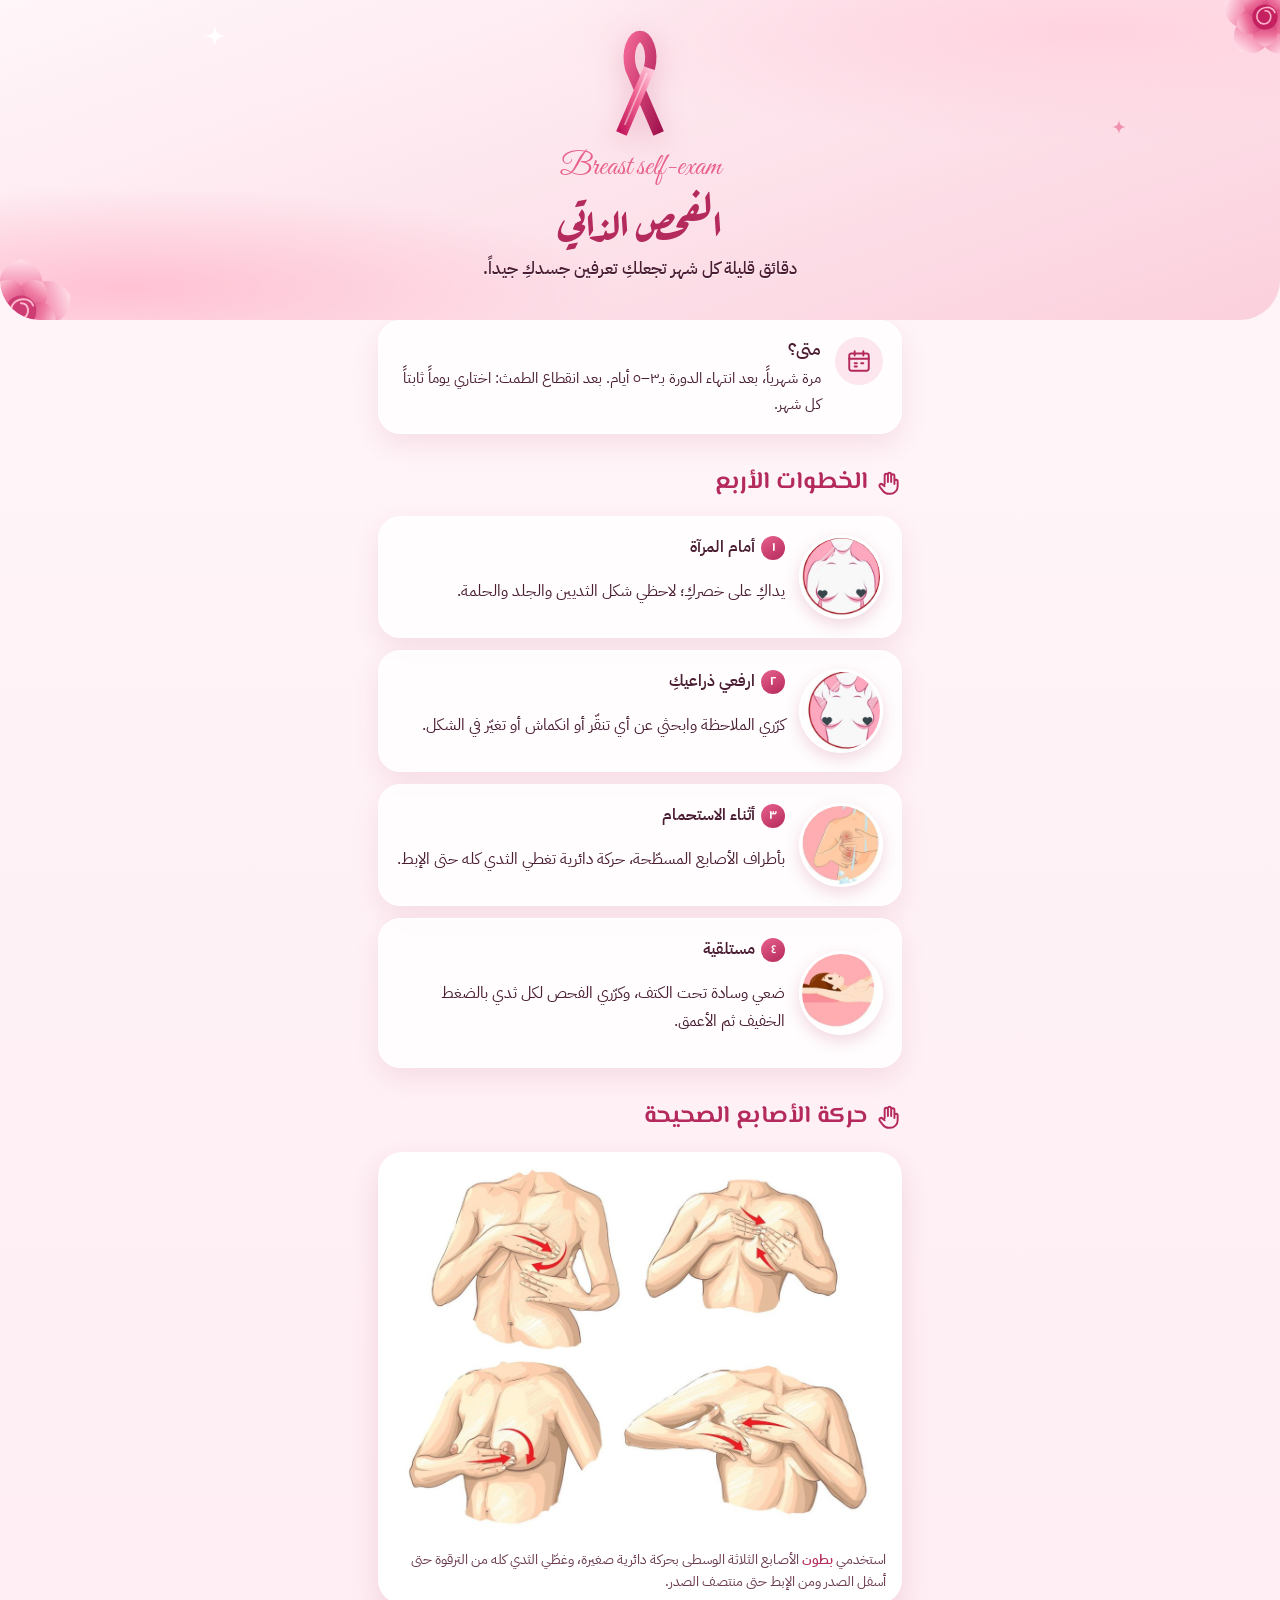
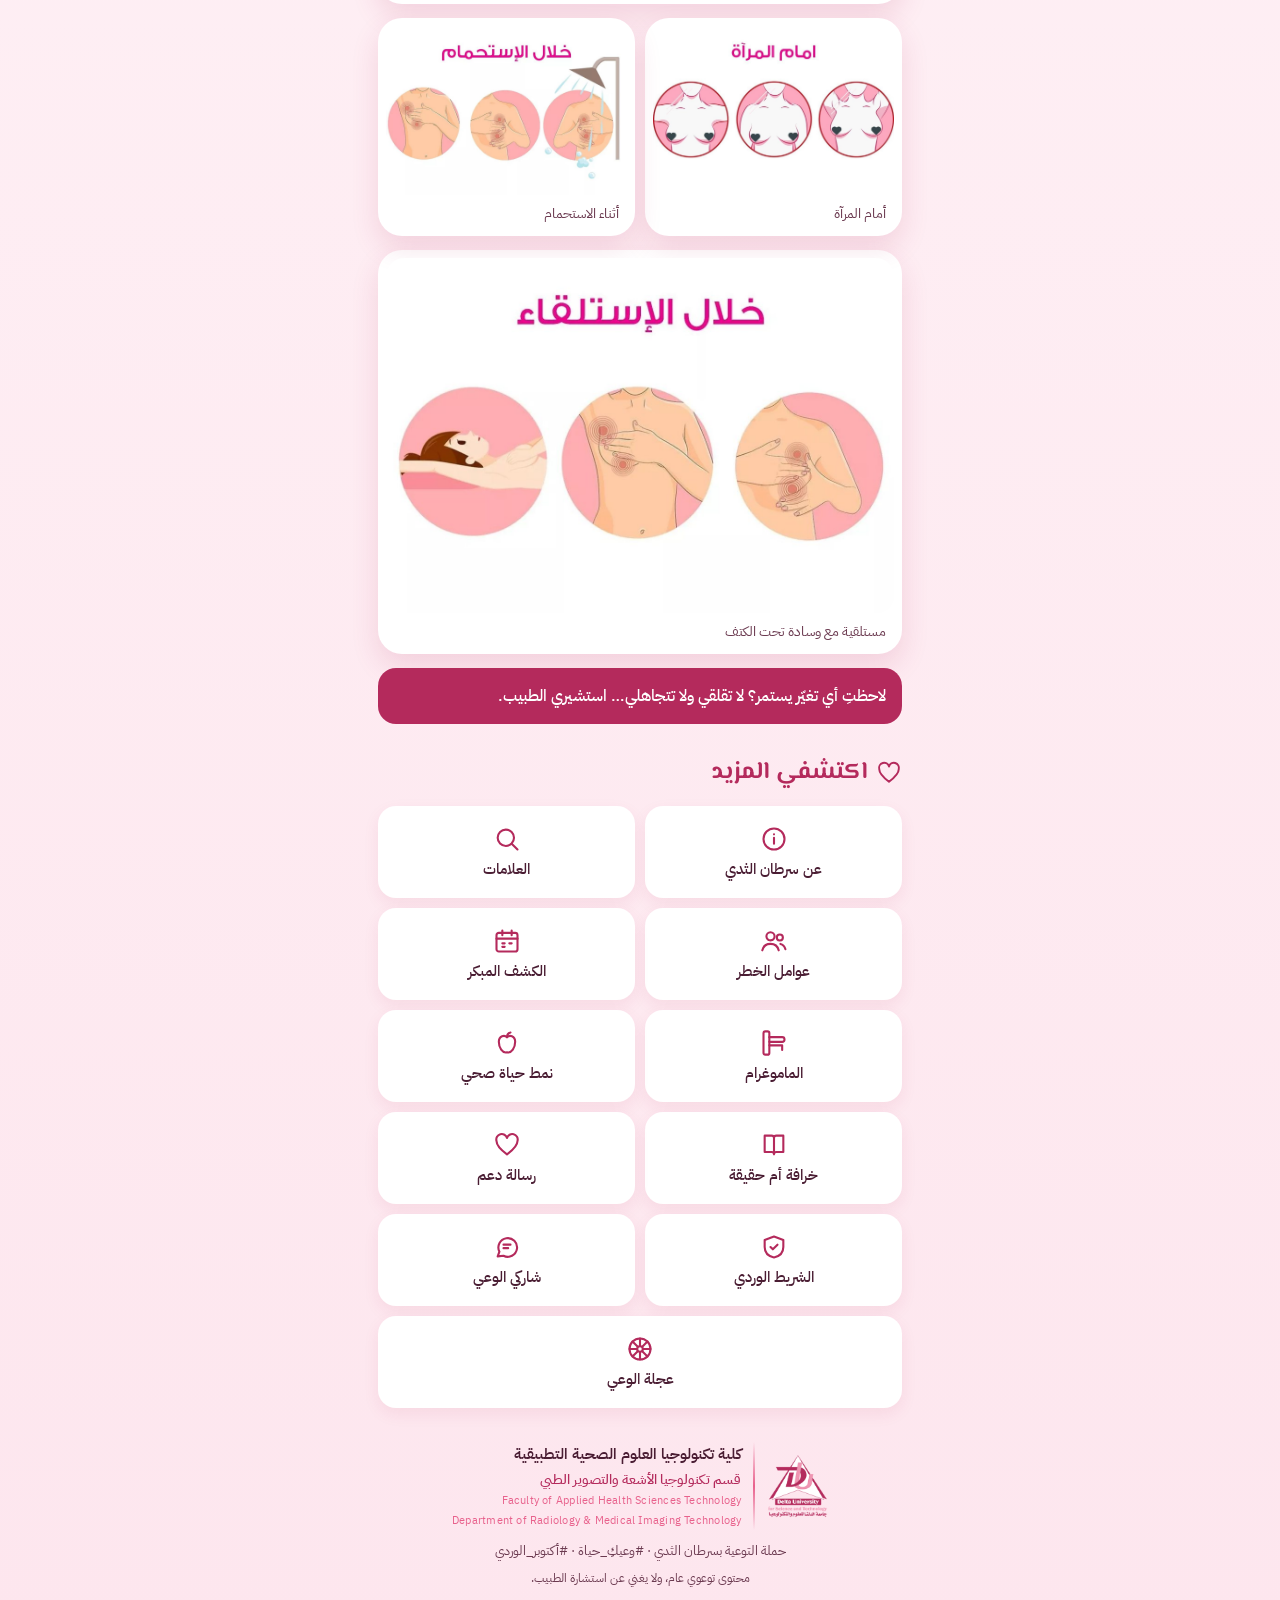
<file: selfexam.html>
<!doctype html><html lang="ar" dir="rtl"><head><meta charset="utf-8">
<meta name="viewport" content="width=device-width,initial-scale=1">
<title>الفحص الذاتي · وعيُكِ حياة</title><meta name="theme-color" content="#F7A0B8">
<meta name="description" content="حملة التوعية بسرطان الثدي — كلية تكنولوجيا العلوم الصحية التطبيقية، قسم تكنولوجيا الأشعة والتصوير الطبي">
<link rel="icon" href="assets/logo.png"><link rel="stylesheet" href="assets/style.css"></head><body>
<header class="hero"><svg class="rose r1" viewBox="-50 -50 100 100" aria-hidden="true"><defs>
<linearGradient id="pa" x1=".5" y1="1" x2=".5" y2="0"><stop offset="0" stop-color="#D94677"/><stop offset=".55" stop-color="#F48FB1"/><stop offset="1" stop-color="#FFE3EC"/></linearGradient>
<linearGradient id="pb" x1=".5" y1="1" x2=".5" y2="0"><stop offset="0" stop-color="#C2185B"/><stop offset=".6" stop-color="#EC6A96"/><stop offset="1" stop-color="#FBC2D4"/></linearGradient></defs>
<g fill="url(#pa)"><path d="M0 0 C -24 -8 -28 -40 0 -47 C 28 -40 24 -8 0 0 Z" transform="rotate(0)"/><path d="M0 0 C -24 -8 -28 -40 0 -47 C 28 -40 24 -8 0 0 Z" transform="rotate(72)"/><path d="M0 0 C -24 -8 -28 -40 0 -47 C 28 -40 24 -8 0 0 Z" transform="rotate(144)"/><path d="M0 0 C -24 -8 -28 -40 0 -47 C 28 -40 24 -8 0 0 Z" transform="rotate(216)"/><path d="M0 0 C -24 -8 -28 -40 0 -47 C 28 -40 24 -8 0 0 Z" transform="rotate(288)"/></g><g fill="url(#pb)"><path d="M0 0 C -17 -6 -19 -28 0 -33 C 19 -28 17 -6 0 0 Z" transform="rotate(36)"/><path d="M0 0 C -17 -6 -19 -28 0 -33 C 19 -28 17 -6 0 0 Z" transform="rotate(108)"/><path d="M0 0 C -17 -6 -19 -28 0 -33 C 19 -28 17 -6 0 0 Z" transform="rotate(180)"/><path d="M0 0 C -17 -6 -19 -28 0 -33 C 19 -28 17 -6 0 0 Z" transform="rotate(252)"/><path d="M0 0 C -17 -6 -19 -28 0 -33 C 19 -28 17 -6 0 0 Z" transform="rotate(324)"/></g><circle r="14" fill="#C2185B"/><path d="M0 -7 C 7 -7 9 2 2 7 C -6 10 -11 2 -8 -5 C -4 -12 8 -13 11 -5" fill="none" stroke="#FFB3C9" stroke-width="1.8" stroke-linecap="round"/></svg><svg class="rose r2" viewBox="-50 -50 100 100" aria-hidden="true"><defs>
<linearGradient id="pa" x1=".5" y1="1" x2=".5" y2="0"><stop offset="0" stop-color="#D94677"/><stop offset=".55" stop-color="#F48FB1"/><stop offset="1" stop-color="#FFE3EC"/></linearGradient>
<linearGradient id="pb" x1=".5" y1="1" x2=".5" y2="0"><stop offset="0" stop-color="#C2185B"/><stop offset=".6" stop-color="#EC6A96"/><stop offset="1" stop-color="#FBC2D4"/></linearGradient></defs>
<g fill="url(#pa)"><path d="M0 0 C -24 -8 -28 -40 0 -47 C 28 -40 24 -8 0 0 Z" transform="rotate(0)"/><path d="M0 0 C -24 -8 -28 -40 0 -47 C 28 -40 24 -8 0 0 Z" transform="rotate(72)"/><path d="M0 0 C -24 -8 -28 -40 0 -47 C 28 -40 24 -8 0 0 Z" transform="rotate(144)"/><path d="M0 0 C -24 -8 -28 -40 0 -47 C 28 -40 24 -8 0 0 Z" transform="rotate(216)"/><path d="M0 0 C -24 -8 -28 -40 0 -47 C 28 -40 24 -8 0 0 Z" transform="rotate(288)"/></g><g fill="url(#pb)"><path d="M0 0 C -17 -6 -19 -28 0 -33 C 19 -28 17 -6 0 0 Z" transform="rotate(36)"/><path d="M0 0 C -17 -6 -19 -28 0 -33 C 19 -28 17 -6 0 0 Z" transform="rotate(108)"/><path d="M0 0 C -17 -6 -19 -28 0 -33 C 19 -28 17 -6 0 0 Z" transform="rotate(180)"/><path d="M0 0 C -17 -6 -19 -28 0 -33 C 19 -28 17 -6 0 0 Z" transform="rotate(252)"/><path d="M0 0 C -17 -6 -19 -28 0 -33 C 19 -28 17 -6 0 0 Z" transform="rotate(324)"/></g><circle r="14" fill="#C2185B"/><path d="M0 -7 C 7 -7 9 2 2 7 C -6 10 -11 2 -8 -5 C -4 -12 8 -13 11 -5" fill="none" stroke="#FFB3C9" stroke-width="1.8" stroke-linecap="round"/></svg><svg viewBox="0 0 24 24" class="spark s1" aria-hidden="true"><path d="M12 0 C13 8 16 11 24 12 C16 13 13 16 12 24 C11 16 8 13 0 12 C8 11 11 8 12 0 Z"/></svg><svg viewBox="0 0 24 24" class="spark s2" aria-hidden="true"><path d="M12 0 C13 8 16 11 24 12 C16 13 13 16 12 24 C11 16 8 13 0 12 C8 11 11 8 12 0 Z"/></svg>
<svg class="ribbon" viewBox="0 0 120 212" aria-hidden="true"><defs>
<linearGradient id="rb1" x1="0" y1="0" x2="1" y2="1"><stop offset="0" stop-color="#F06292"/><stop offset="1" stop-color="#A3154F"/></linearGradient>
<linearGradient id="rb2" x1="1" y1="0" x2="0" y2="1"><stop offset="0" stop-color="#FFC1D6"/><stop offset=".45" stop-color="#F06292"/><stop offset="1" stop-color="#C2185B"/></linearGradient></defs>
<path d="M 96 200 L 42 74 C 33 40 47 12 60 12 C 73 12 87 40 78 74" fill="none" stroke="url(#rb1)" stroke-width="22" stroke-linejoin="round"/>
<path d="M 78 74 L 24 200" fill="none" stroke="url(#rb2)" stroke-width="22"/>
<path d="M 73 84 L 31 182" stroke="#fff" stroke-opacity=".45" stroke-width="3.5" stroke-linecap="round"/></svg><p class="kicker">Breast self-exam</p><h1>الفحص الذاتي</h1><p class="lead">دقائق قليلة كل شهر تجعلكِ تعرفين جسدكِ جيداً.</p></header>
<main class="wrap">
<div class="card row"><span class="badge"><svg viewBox="0 0 24 24" width="26" height="26" fill="none" stroke="#B42A5C" stroke-width="1.8" stroke-linecap="round" stroke-linejoin="round" aria-hidden="true"><rect x="3" y="5" width="18" height="16" rx="2"/><path d="M3 10h18M8 3v4M16 3v4M8 14h2M14 14h2M8 17h2"/></svg></span><div><b>متى؟</b><p>مرة شهرياً، بعد انتهاء الدورة بـ٣–٥ أيام. بعد انقطاع الطمث: اختاري يوماً ثابتاً كل شهر.</p></div></div>
<h2><svg viewBox="0 0 24 24" width="26" height="26" fill="none" stroke="#B42A5C" stroke-width="1.8" stroke-linecap="round" stroke-linejoin="round" aria-hidden="true"><path d="M8 13V5a1.5 1.5 0 0 1 3 0v6M11 11V4a1.5 1.5 0 0 1 3 0v7M14 11V5.5a1.5 1.5 0 0 1 3 0V13M17 10.5a1.5 1.5 0 0 1 3 0V15a7 7 0 0 1-7 7h-1a7 7 0 0 1-5.6-2.8L3.5 15.5a1.6 1.6 0 0 1 2.5-2L8 15"/></svg> الخطوات الأربع</h2>
<div class="card step"><img src="assets/img/self-exam/step-mirror.jpg" alt="أمام المرآة" loading="lazy"><div><b><span class="n">١</span>أمام المرآة</b><p>يداكِ على خصركِ؛ لاحظي شكل الثديين والجلد والحلمة.</p></div></div><div class="card step"><img src="assets/img/self-exam/step-arms-up.jpg" alt="ارفعي ذراعيكِ" loading="lazy"><div><b><span class="n">٢</span>ارفعي ذراعيكِ</b><p>كرّري الملاحظة وابحثي عن أي تنقّر أو انكماش أو تغيّر في الشكل.</p></div></div><div class="card step"><img src="assets/img/self-exam/step-shower.jpg" alt="أثناء الاستحمام" loading="lazy"><div><b><span class="n">٣</span>أثناء الاستحمام</b><p>بأطراف الأصابع المسطّحة، حركة دائرية تغطي الثدي كله حتى الإبط.</p></div></div><div class="card step"><img src="assets/img/self-exam/step-lying.jpg" alt="مستلقية" loading="lazy"><div><b><span class="n">٤</span>مستلقية</b><p>ضعي وسادة تحت الكتف، وكرّري الفحص لكل ثدي بالضغط الخفيف ثم الأعمق.</p></div></div>
<h2><svg viewBox="0 0 24 24" width="26" height="26" fill="none" stroke="#B42A5C" stroke-width="1.8" stroke-linecap="round" stroke-linejoin="round" aria-hidden="true"><path d="M8 13V5a1.5 1.5 0 0 1 3 0v6M11 11V4a1.5 1.5 0 0 1 3 0v7M14 11V5.5a1.5 1.5 0 0 1 3 0V13M17 10.5a1.5 1.5 0 0 1 3 0V15a7 7 0 0 1-7 7h-1a7 7 0 0 1-5.6-2.8L3.5 15.5a1.6 1.6 0 0 1 2.5-2L8 15"/></svg> حركة الأصابع الصحيحة</h2>
<figure class="photo tall"><img src="assets/img/self-exam/self-exam-palpation.jpg" alt="طريقة تحريك الأصابع أثناء الفحص الذاتي للثدي" loading="lazy" style="object-position:center"><figcaption>استخدمي <b>بطون</b> الأصابع الثلاثة الوسطى بحركة دائرية صغيرة، وغطّي الثدي كله من الترقوة حتى أسفل الصدر ومن الإبط حتى منتصف الصدر.</figcaption></figure>
<div class="duo"><figure class="photo "><img src="assets/img/self-exam/self-exam-mirror.jpg" alt="الفحص أمام المرآة" loading="lazy" style="object-position:center"><figcaption>أمام المرآة</figcaption></figure><figure class="photo "><img src="assets/img/self-exam/self-exam-shower.jpg" alt="الفحص أثناء الاستحمام" loading="lazy" style="object-position:center"><figcaption>أثناء الاستحمام</figcaption></figure></div>
<figure class="photo "><img src="assets/img/self-exam/self-exam-lying.jpg" alt="الفحص في وضع الاستلقاء" loading="lazy" style="object-position:center"><figcaption>مستلقية مع وسادة تحت الكتف</figcaption></figure>
<div class="alert">لاحظتِ أي تغيّر يستمر؟ لا تقلقي ولا تتجاهلي… استشيري الطبيب.</div>
<h2><svg viewBox="0 0 24 24" width="26" height="26" fill="none" stroke="#B42A5C" stroke-width="1.8" stroke-linecap="round" stroke-linejoin="round" aria-hidden="true"><path d="M12 20c-6-4.5-9-8-9-11.5A4.5 4.5 0 0 1 12 6a4.5 4.5 0 0 1 9 2.5C21 12 18 15.5 12 20z"/></svg> اكتشفي المزيد</h2><div class="grid nav" style="margin-top:0"><a href="awareness.html"><div class="tile"><svg viewBox="0 0 24 24" width="28" height="28" fill="none" stroke="#B42A5C" stroke-width="1.8" stroke-linecap="round" stroke-linejoin="round" aria-hidden="true"><circle cx="12" cy="12" r="9"/><path d="M12 16v-5M12 8h.01"/></svg>عن سرطان الثدي</div></a><a href="signs.html"><div class="tile"><svg viewBox="0 0 24 24" width="28" height="28" fill="none" stroke="#B42A5C" stroke-width="1.8" stroke-linecap="round" stroke-linejoin="round" aria-hidden="true"><circle cx="11" cy="11" r="7"/><path d="M21 21l-5-5"/></svg>العلامات</div></a><a href="risks.html"><div class="tile"><svg viewBox="0 0 24 24" width="28" height="28" fill="none" stroke="#B42A5C" stroke-width="1.8" stroke-linecap="round" stroke-linejoin="round" aria-hidden="true"><circle cx="9" cy="8" r="3.5"/><path d="M2 20c.8-3.5 3.6-5.5 7-5.5s6.2 2 7 5.5"/><circle cx="17" cy="9" r="2.6"/><path d="M17.5 14.5c2 .4 3.6 2 4.3 4.5"/></svg>عوامل الخطر</div></a><a href="screen.html"><div class="tile"><svg viewBox="0 0 24 24" width="28" height="28" fill="none" stroke="#B42A5C" stroke-width="1.8" stroke-linecap="round" stroke-linejoin="round" aria-hidden="true"><rect x="3" y="5" width="18" height="16" rx="2"/><path d="M3 10h18M8 3v4M16 3v4M8 14h2M14 14h2M8 17h2"/></svg>الكشف المبكر</div></a><a href="mammo.html"><div class="tile"><svg viewBox="0 0 24 24" width="28" height="28" fill="none" stroke="#B42A5C" stroke-width="1.8" stroke-linecap="round" stroke-linejoin="round" aria-hidden="true"><rect x="3" y="2" width="5" height="20" rx="1.5"/><path d="M8 7h11a2 2 0 0 1 0 4H8M8 14h11M19 14v4"/></svg>الماموغرام</div></a><a href="lifestyle.html"><div class="tile"><svg viewBox="0 0 24 24" width="28" height="28" fill="none" stroke="#B42A5C" stroke-width="1.8" stroke-linecap="round" stroke-linejoin="round" aria-hidden="true"><path d="M12 7c-2-2-7-1.5-7 4 0 5 3 10 7 9 4 1 7-4 7-9 0-5.5-5-6-7-4z"/><path d="M12 7c0-2 1-3.5 3-4"/></svg>نمط حياة صحي</div></a><a href="myths.html"><div class="tile"><svg viewBox="0 0 24 24" width="28" height="28" fill="none" stroke="#B42A5C" stroke-width="1.8" stroke-linecap="round" stroke-linejoin="round" aria-hidden="true"><path d="M4 4h6a2 2 0 0 1 2 2v14a2 2 0 0 0-2-2H4zM20 4h-6a2 2 0 0 0-2 2v14a2 2 0 0 1 2-2h6z"/></svg>خرافة أم حقيقة</div></a><a href="support.html"><div class="tile"><svg viewBox="0 0 24 24" width="28" height="28" fill="none" stroke="#B42A5C" stroke-width="1.8" stroke-linecap="round" stroke-linejoin="round" aria-hidden="true"><path d="M12 20c-6-4.5-9-8-9-11.5A4.5 4.5 0 0 1 12 6a4.5 4.5 0 0 1 9 2.5C21 12 18 15.5 12 20z"/></svg>رسالة دعم</div></a><a href="ribbon.html"><div class="tile"><svg viewBox="0 0 24 24" width="28" height="28" fill="none" stroke="#B42A5C" stroke-width="1.8" stroke-linecap="round" stroke-linejoin="round" aria-hidden="true"><path d="M12 3l8 3v6c0 5-3.5 8-8 9-4.5-1-8-4-8-9V6z"/><path d="M9 12l2 2 4-4"/></svg>الشريط الوردي</div></a><a href="share.html"><div class="tile"><svg viewBox="0 0 24 24" width="28" height="28" fill="none" stroke="#B42A5C" stroke-width="1.8" stroke-linecap="round" stroke-linejoin="round" aria-hidden="true"><path d="M4 20l1.5-4A8 8 0 1 1 9 19.5z"/><path d="M9 10h6M9 13h4"/></svg>شاركي الوعي</div></a><a href="wheel/"><div class="tile"><svg viewBox="0 0 24 24" width="28" height="28" fill="none" stroke="#B42A5C" stroke-width="1.8" stroke-linecap="round" stroke-linejoin="round" aria-hidden="true"><circle cx="12" cy="12" r="9"/><path d="M12 3v18M3 12h18M5.6 5.6l12.8 12.8M18.4 5.6 5.6 18.4"/><circle cx="12" cy="12" r="2.4" fill="#fff"/></svg>عجلة الوعي</div></a></div>
<footer><div class="org"><img src="assets/logo.png" alt="كلية تكنولوجيا العلوم الصحية التطبيقية" style="height:64px;margin:0"><i class="bar"></i><div><b>كلية تكنولوجيا العلوم الصحية التطبيقية</b><span>قسم تكنولوجيا الأشعة والتصوير الطبي</span><em>Faculty of Applied Health Sciences Technology<br>Department of Radiology &amp; Medical Imaging Technology</em></div></div>حملة التوعية بسرطان الثدي · #وعيكِ_حياة · #أكتوبر_الوردي
<div style="font-size:11.5px;margin-top:6px">محتوى توعوي عام، ولا يغني عن استشارة الطبيب.</div></footer></main></body></html>
</file>
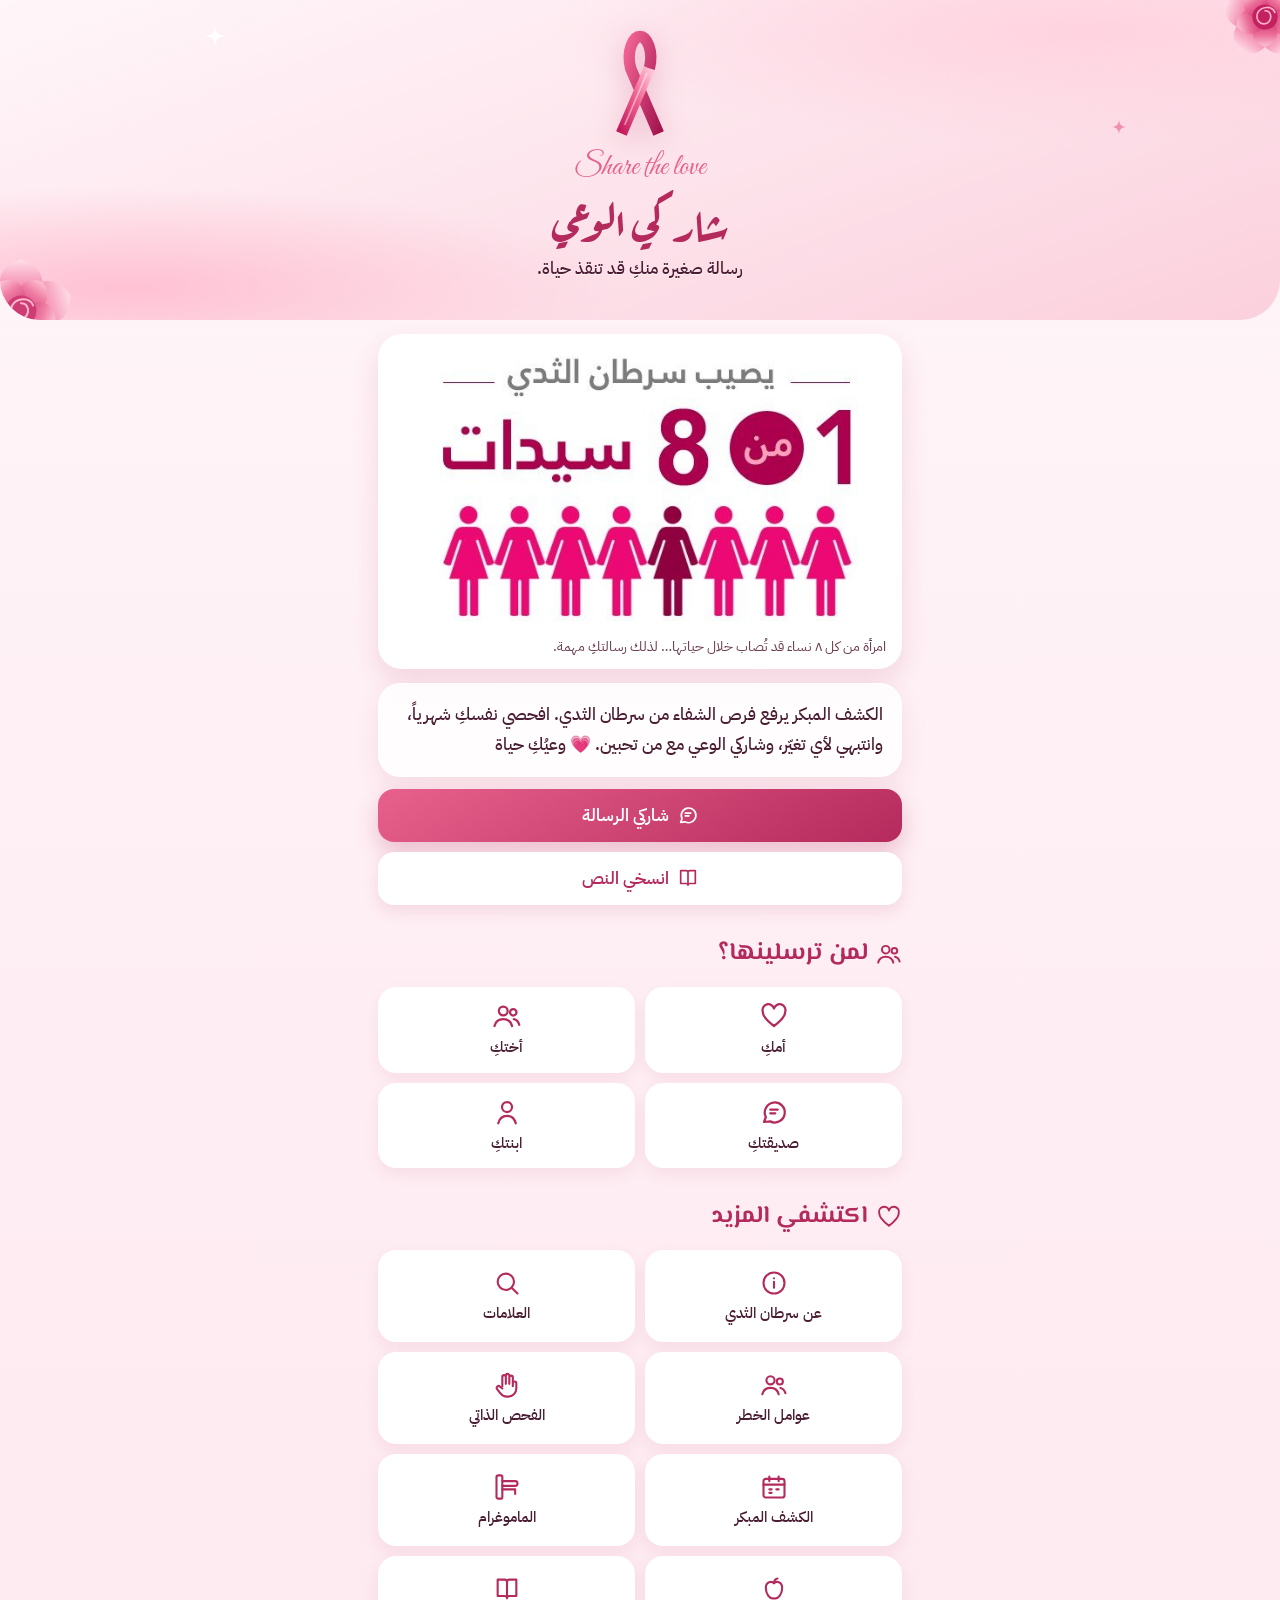
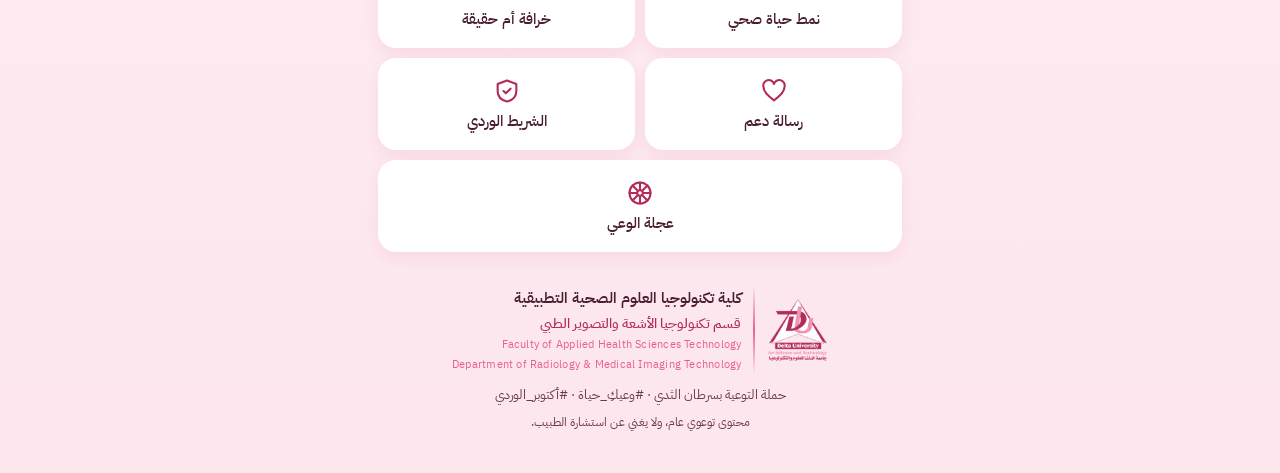
<file: share.html>
<!doctype html><html lang="ar" dir="rtl"><head><meta charset="utf-8">
<meta name="viewport" content="width=device-width,initial-scale=1">
<title>شاركي الوعي · وعيُكِ حياة</title><meta name="theme-color" content="#F7A0B8">
<meta name="description" content="حملة التوعية بسرطان الثدي — كلية تكنولوجيا العلوم الصحية التطبيقية، قسم تكنولوجيا الأشعة والتصوير الطبي">
<link rel="icon" href="assets/logo.png"><link rel="stylesheet" href="assets/style.css"></head><body>
<header class="hero"><svg class="rose r1" viewBox="-50 -50 100 100" aria-hidden="true"><defs>
<linearGradient id="pa" x1=".5" y1="1" x2=".5" y2="0"><stop offset="0" stop-color="#D94677"/><stop offset=".55" stop-color="#F48FB1"/><stop offset="1" stop-color="#FFE3EC"/></linearGradient>
<linearGradient id="pb" x1=".5" y1="1" x2=".5" y2="0"><stop offset="0" stop-color="#C2185B"/><stop offset=".6" stop-color="#EC6A96"/><stop offset="1" stop-color="#FBC2D4"/></linearGradient></defs>
<g fill="url(#pa)"><path d="M0 0 C -24 -8 -28 -40 0 -47 C 28 -40 24 -8 0 0 Z" transform="rotate(0)"/><path d="M0 0 C -24 -8 -28 -40 0 -47 C 28 -40 24 -8 0 0 Z" transform="rotate(72)"/><path d="M0 0 C -24 -8 -28 -40 0 -47 C 28 -40 24 -8 0 0 Z" transform="rotate(144)"/><path d="M0 0 C -24 -8 -28 -40 0 -47 C 28 -40 24 -8 0 0 Z" transform="rotate(216)"/><path d="M0 0 C -24 -8 -28 -40 0 -47 C 28 -40 24 -8 0 0 Z" transform="rotate(288)"/></g><g fill="url(#pb)"><path d="M0 0 C -17 -6 -19 -28 0 -33 C 19 -28 17 -6 0 0 Z" transform="rotate(36)"/><path d="M0 0 C -17 -6 -19 -28 0 -33 C 19 -28 17 -6 0 0 Z" transform="rotate(108)"/><path d="M0 0 C -17 -6 -19 -28 0 -33 C 19 -28 17 -6 0 0 Z" transform="rotate(180)"/><path d="M0 0 C -17 -6 -19 -28 0 -33 C 19 -28 17 -6 0 0 Z" transform="rotate(252)"/><path d="M0 0 C -17 -6 -19 -28 0 -33 C 19 -28 17 -6 0 0 Z" transform="rotate(324)"/></g><circle r="14" fill="#C2185B"/><path d="M0 -7 C 7 -7 9 2 2 7 C -6 10 -11 2 -8 -5 C -4 -12 8 -13 11 -5" fill="none" stroke="#FFB3C9" stroke-width="1.8" stroke-linecap="round"/></svg><svg class="rose r2" viewBox="-50 -50 100 100" aria-hidden="true"><defs>
<linearGradient id="pa" x1=".5" y1="1" x2=".5" y2="0"><stop offset="0" stop-color="#D94677"/><stop offset=".55" stop-color="#F48FB1"/><stop offset="1" stop-color="#FFE3EC"/></linearGradient>
<linearGradient id="pb" x1=".5" y1="1" x2=".5" y2="0"><stop offset="0" stop-color="#C2185B"/><stop offset=".6" stop-color="#EC6A96"/><stop offset="1" stop-color="#FBC2D4"/></linearGradient></defs>
<g fill="url(#pa)"><path d="M0 0 C -24 -8 -28 -40 0 -47 C 28 -40 24 -8 0 0 Z" transform="rotate(0)"/><path d="M0 0 C -24 -8 -28 -40 0 -47 C 28 -40 24 -8 0 0 Z" transform="rotate(72)"/><path d="M0 0 C -24 -8 -28 -40 0 -47 C 28 -40 24 -8 0 0 Z" transform="rotate(144)"/><path d="M0 0 C -24 -8 -28 -40 0 -47 C 28 -40 24 -8 0 0 Z" transform="rotate(216)"/><path d="M0 0 C -24 -8 -28 -40 0 -47 C 28 -40 24 -8 0 0 Z" transform="rotate(288)"/></g><g fill="url(#pb)"><path d="M0 0 C -17 -6 -19 -28 0 -33 C 19 -28 17 -6 0 0 Z" transform="rotate(36)"/><path d="M0 0 C -17 -6 -19 -28 0 -33 C 19 -28 17 -6 0 0 Z" transform="rotate(108)"/><path d="M0 0 C -17 -6 -19 -28 0 -33 C 19 -28 17 -6 0 0 Z" transform="rotate(180)"/><path d="M0 0 C -17 -6 -19 -28 0 -33 C 19 -28 17 -6 0 0 Z" transform="rotate(252)"/><path d="M0 0 C -17 -6 -19 -28 0 -33 C 19 -28 17 -6 0 0 Z" transform="rotate(324)"/></g><circle r="14" fill="#C2185B"/><path d="M0 -7 C 7 -7 9 2 2 7 C -6 10 -11 2 -8 -5 C -4 -12 8 -13 11 -5" fill="none" stroke="#FFB3C9" stroke-width="1.8" stroke-linecap="round"/></svg><svg viewBox="0 0 24 24" class="spark s1" aria-hidden="true"><path d="M12 0 C13 8 16 11 24 12 C16 13 13 16 12 24 C11 16 8 13 0 12 C8 11 11 8 12 0 Z"/></svg><svg viewBox="0 0 24 24" class="spark s2" aria-hidden="true"><path d="M12 0 C13 8 16 11 24 12 C16 13 13 16 12 24 C11 16 8 13 0 12 C8 11 11 8 12 0 Z"/></svg>
<svg class="ribbon" viewBox="0 0 120 212" aria-hidden="true"><defs>
<linearGradient id="rb1" x1="0" y1="0" x2="1" y2="1"><stop offset="0" stop-color="#F06292"/><stop offset="1" stop-color="#A3154F"/></linearGradient>
<linearGradient id="rb2" x1="1" y1="0" x2="0" y2="1"><stop offset="0" stop-color="#FFC1D6"/><stop offset=".45" stop-color="#F06292"/><stop offset="1" stop-color="#C2185B"/></linearGradient></defs>
<path d="M 96 200 L 42 74 C 33 40 47 12 60 12 C 73 12 87 40 78 74" fill="none" stroke="url(#rb1)" stroke-width="22" stroke-linejoin="round"/>
<path d="M 78 74 L 24 200" fill="none" stroke="url(#rb2)" stroke-width="22"/>
<path d="M 73 84 L 31 182" stroke="#fff" stroke-opacity=".45" stroke-width="3.5" stroke-linecap="round"/></svg><p class="kicker">Share the love</p><h1>شاركي الوعي</h1><p class="lead">رسالة صغيرة منكِ قد تنقذ حياة.</p></header>
<main class="wrap">
<figure class="photo wide"><img src="assets/img/campaign/one-in-eight.jpg" alt="يصيب سرطان الثدي امرأة من كل ٨ نساء" loading="lazy" style="object-position:center"><figcaption>امرأة من كل ٨ نساء قد تُصاب خلال حياتها… لذلك رسالتكِ مهمة.</figcaption></figure>
<div class="card"><p id="msg" style="margin:0;font-size:17px;font-weight:500">الكشف المبكر يرفع فرص الشفاء من سرطان الثدي. افحصي نفسكِ شهرياً، وانتبهي لأي تغيّر، وشاركي الوعي مع من تحبين. 💗 وعيُكِ حياة</p></div>
<button class="btn" type="button" onclick="share()"><svg viewBox="0 0 24 24" width="22" height="22" fill="none" stroke="#fff" stroke-width="1.8" stroke-linecap="round" stroke-linejoin="round" aria-hidden="true"><path d="M4 20l1.5-4A8 8 0 1 1 9 19.5z"/><path d="M9 10h6M9 13h4"/></svg> شاركي الرسالة</button>
<button class="btn alt" type="button" onclick="copyMsg()" id="cp"><svg viewBox="0 0 24 24" width="22" height="22" fill="none" stroke="#B42A5C" stroke-width="1.8" stroke-linecap="round" stroke-linejoin="round" aria-hidden="true"><path d="M4 4h6a2 2 0 0 1 2 2v14a2 2 0 0 0-2-2H4zM20 4h-6a2 2 0 0 0-2 2v14a2 2 0 0 1 2-2h6z"/></svg> انسخي النص</button>
<h2><svg viewBox="0 0 24 24" width="26" height="26" fill="none" stroke="#B42A5C" stroke-width="1.8" stroke-linecap="round" stroke-linejoin="round" aria-hidden="true"><circle cx="9" cy="8" r="3.5"/><path d="M2 20c.8-3.5 3.6-5.5 7-5.5s6.2 2 7 5.5"/><circle cx="17" cy="9" r="2.6"/><path d="M17.5 14.5c2 .4 3.6 2 4.3 4.5"/></svg> لمن ترسلينها؟</h2>
<div class="grid"><div class="tile"><svg viewBox="0 0 24 24" width="30" height="30" fill="none" stroke="#B42A5C" stroke-width="1.8" stroke-linecap="round" stroke-linejoin="round" aria-hidden="true"><path d="M12 20c-6-4.5-9-8-9-11.5A4.5 4.5 0 0 1 12 6a4.5 4.5 0 0 1 9 2.5C21 12 18 15.5 12 20z"/></svg>أمكِ</div><div class="tile"><svg viewBox="0 0 24 24" width="30" height="30" fill="none" stroke="#B42A5C" stroke-width="1.8" stroke-linecap="round" stroke-linejoin="round" aria-hidden="true"><circle cx="9" cy="8" r="3.5"/><path d="M2 20c.8-3.5 3.6-5.5 7-5.5s6.2 2 7 5.5"/><circle cx="17" cy="9" r="2.6"/><path d="M17.5 14.5c2 .4 3.6 2 4.3 4.5"/></svg>أختكِ</div><div class="tile"><svg viewBox="0 0 24 24" width="30" height="30" fill="none" stroke="#B42A5C" stroke-width="1.8" stroke-linecap="round" stroke-linejoin="round" aria-hidden="true"><path d="M4 20l1.5-4A8 8 0 1 1 9 19.5z"/><path d="M9 10h6M9 13h4"/></svg>صديقتكِ</div><div class="tile"><svg viewBox="0 0 24 24" width="30" height="30" fill="none" stroke="#B42A5C" stroke-width="1.8" stroke-linecap="round" stroke-linejoin="round" aria-hidden="true"><circle cx="12" cy="8" r="4"/><path d="M5 21c1-4 4-6 7-6s6 2 7 6"/></svg>ابنتكِ</div></div>
<script>
function share(){var t=document.getElementById('msg').innerText;
 if(navigator.share){navigator.share({text:t,url:location.href.replace('share.html','index.html')}).catch(function(){});}else{copyMsg();}}
function copyMsg(){var t=document.getElementById('msg').innerText;
 try{navigator.clipboard.writeText(t).then(function(){document.getElementById('cp').lastChild.textContent=' تم النسخ ✓';});}catch(e){}}
</script>
<h2><svg viewBox="0 0 24 24" width="26" height="26" fill="none" stroke="#B42A5C" stroke-width="1.8" stroke-linecap="round" stroke-linejoin="round" aria-hidden="true"><path d="M12 20c-6-4.5-9-8-9-11.5A4.5 4.5 0 0 1 12 6a4.5 4.5 0 0 1 9 2.5C21 12 18 15.5 12 20z"/></svg> اكتشفي المزيد</h2><div class="grid nav" style="margin-top:0"><a href="awareness.html"><div class="tile"><svg viewBox="0 0 24 24" width="28" height="28" fill="none" stroke="#B42A5C" stroke-width="1.8" stroke-linecap="round" stroke-linejoin="round" aria-hidden="true"><circle cx="12" cy="12" r="9"/><path d="M12 16v-5M12 8h.01"/></svg>عن سرطان الثدي</div></a><a href="signs.html"><div class="tile"><svg viewBox="0 0 24 24" width="28" height="28" fill="none" stroke="#B42A5C" stroke-width="1.8" stroke-linecap="round" stroke-linejoin="round" aria-hidden="true"><circle cx="11" cy="11" r="7"/><path d="M21 21l-5-5"/></svg>العلامات</div></a><a href="risks.html"><div class="tile"><svg viewBox="0 0 24 24" width="28" height="28" fill="none" stroke="#B42A5C" stroke-width="1.8" stroke-linecap="round" stroke-linejoin="round" aria-hidden="true"><circle cx="9" cy="8" r="3.5"/><path d="M2 20c.8-3.5 3.6-5.5 7-5.5s6.2 2 7 5.5"/><circle cx="17" cy="9" r="2.6"/><path d="M17.5 14.5c2 .4 3.6 2 4.3 4.5"/></svg>عوامل الخطر</div></a><a href="selfexam.html"><div class="tile"><svg viewBox="0 0 24 24" width="28" height="28" fill="none" stroke="#B42A5C" stroke-width="1.8" stroke-linecap="round" stroke-linejoin="round" aria-hidden="true"><path d="M8 13V5a1.5 1.5 0 0 1 3 0v6M11 11V4a1.5 1.5 0 0 1 3 0v7M14 11V5.5a1.5 1.5 0 0 1 3 0V13M17 10.5a1.5 1.5 0 0 1 3 0V15a7 7 0 0 1-7 7h-1a7 7 0 0 1-5.6-2.8L3.5 15.5a1.6 1.6 0 0 1 2.5-2L8 15"/></svg>الفحص الذاتي</div></a><a href="screen.html"><div class="tile"><svg viewBox="0 0 24 24" width="28" height="28" fill="none" stroke="#B42A5C" stroke-width="1.8" stroke-linecap="round" stroke-linejoin="round" aria-hidden="true"><rect x="3" y="5" width="18" height="16" rx="2"/><path d="M3 10h18M8 3v4M16 3v4M8 14h2M14 14h2M8 17h2"/></svg>الكشف المبكر</div></a><a href="mammo.html"><div class="tile"><svg viewBox="0 0 24 24" width="28" height="28" fill="none" stroke="#B42A5C" stroke-width="1.8" stroke-linecap="round" stroke-linejoin="round" aria-hidden="true"><rect x="3" y="2" width="5" height="20" rx="1.5"/><path d="M8 7h11a2 2 0 0 1 0 4H8M8 14h11M19 14v4"/></svg>الماموغرام</div></a><a href="lifestyle.html"><div class="tile"><svg viewBox="0 0 24 24" width="28" height="28" fill="none" stroke="#B42A5C" stroke-width="1.8" stroke-linecap="round" stroke-linejoin="round" aria-hidden="true"><path d="M12 7c-2-2-7-1.5-7 4 0 5 3 10 7 9 4 1 7-4 7-9 0-5.5-5-6-7-4z"/><path d="M12 7c0-2 1-3.5 3-4"/></svg>نمط حياة صحي</div></a><a href="myths.html"><div class="tile"><svg viewBox="0 0 24 24" width="28" height="28" fill="none" stroke="#B42A5C" stroke-width="1.8" stroke-linecap="round" stroke-linejoin="round" aria-hidden="true"><path d="M4 4h6a2 2 0 0 1 2 2v14a2 2 0 0 0-2-2H4zM20 4h-6a2 2 0 0 0-2 2v14a2 2 0 0 1 2-2h6z"/></svg>خرافة أم حقيقة</div></a><a href="support.html"><div class="tile"><svg viewBox="0 0 24 24" width="28" height="28" fill="none" stroke="#B42A5C" stroke-width="1.8" stroke-linecap="round" stroke-linejoin="round" aria-hidden="true"><path d="M12 20c-6-4.5-9-8-9-11.5A4.5 4.5 0 0 1 12 6a4.5 4.5 0 0 1 9 2.5C21 12 18 15.5 12 20z"/></svg>رسالة دعم</div></a><a href="ribbon.html"><div class="tile"><svg viewBox="0 0 24 24" width="28" height="28" fill="none" stroke="#B42A5C" stroke-width="1.8" stroke-linecap="round" stroke-linejoin="round" aria-hidden="true"><path d="M12 3l8 3v6c0 5-3.5 8-8 9-4.5-1-8-4-8-9V6z"/><path d="M9 12l2 2 4-4"/></svg>الشريط الوردي</div></a><a href="wheel/"><div class="tile"><svg viewBox="0 0 24 24" width="28" height="28" fill="none" stroke="#B42A5C" stroke-width="1.8" stroke-linecap="round" stroke-linejoin="round" aria-hidden="true"><circle cx="12" cy="12" r="9"/><path d="M12 3v18M3 12h18M5.6 5.6l12.8 12.8M18.4 5.6 5.6 18.4"/><circle cx="12" cy="12" r="2.4" fill="#fff"/></svg>عجلة الوعي</div></a></div>
<footer><div class="org"><img src="assets/logo.png" alt="كلية تكنولوجيا العلوم الصحية التطبيقية" style="height:64px;margin:0"><i class="bar"></i><div><b>كلية تكنولوجيا العلوم الصحية التطبيقية</b><span>قسم تكنولوجيا الأشعة والتصوير الطبي</span><em>Faculty of Applied Health Sciences Technology<br>Department of Radiology &amp; Medical Imaging Technology</em></div></div>حملة التوعية بسرطان الثدي · #وعيكِ_حياة · #أكتوبر_الوردي
<div style="font-size:11.5px;margin-top:6px">محتوى توعوي عام، ولا يغني عن استشارة الطبيب.</div></footer></main></body></html>
</file>
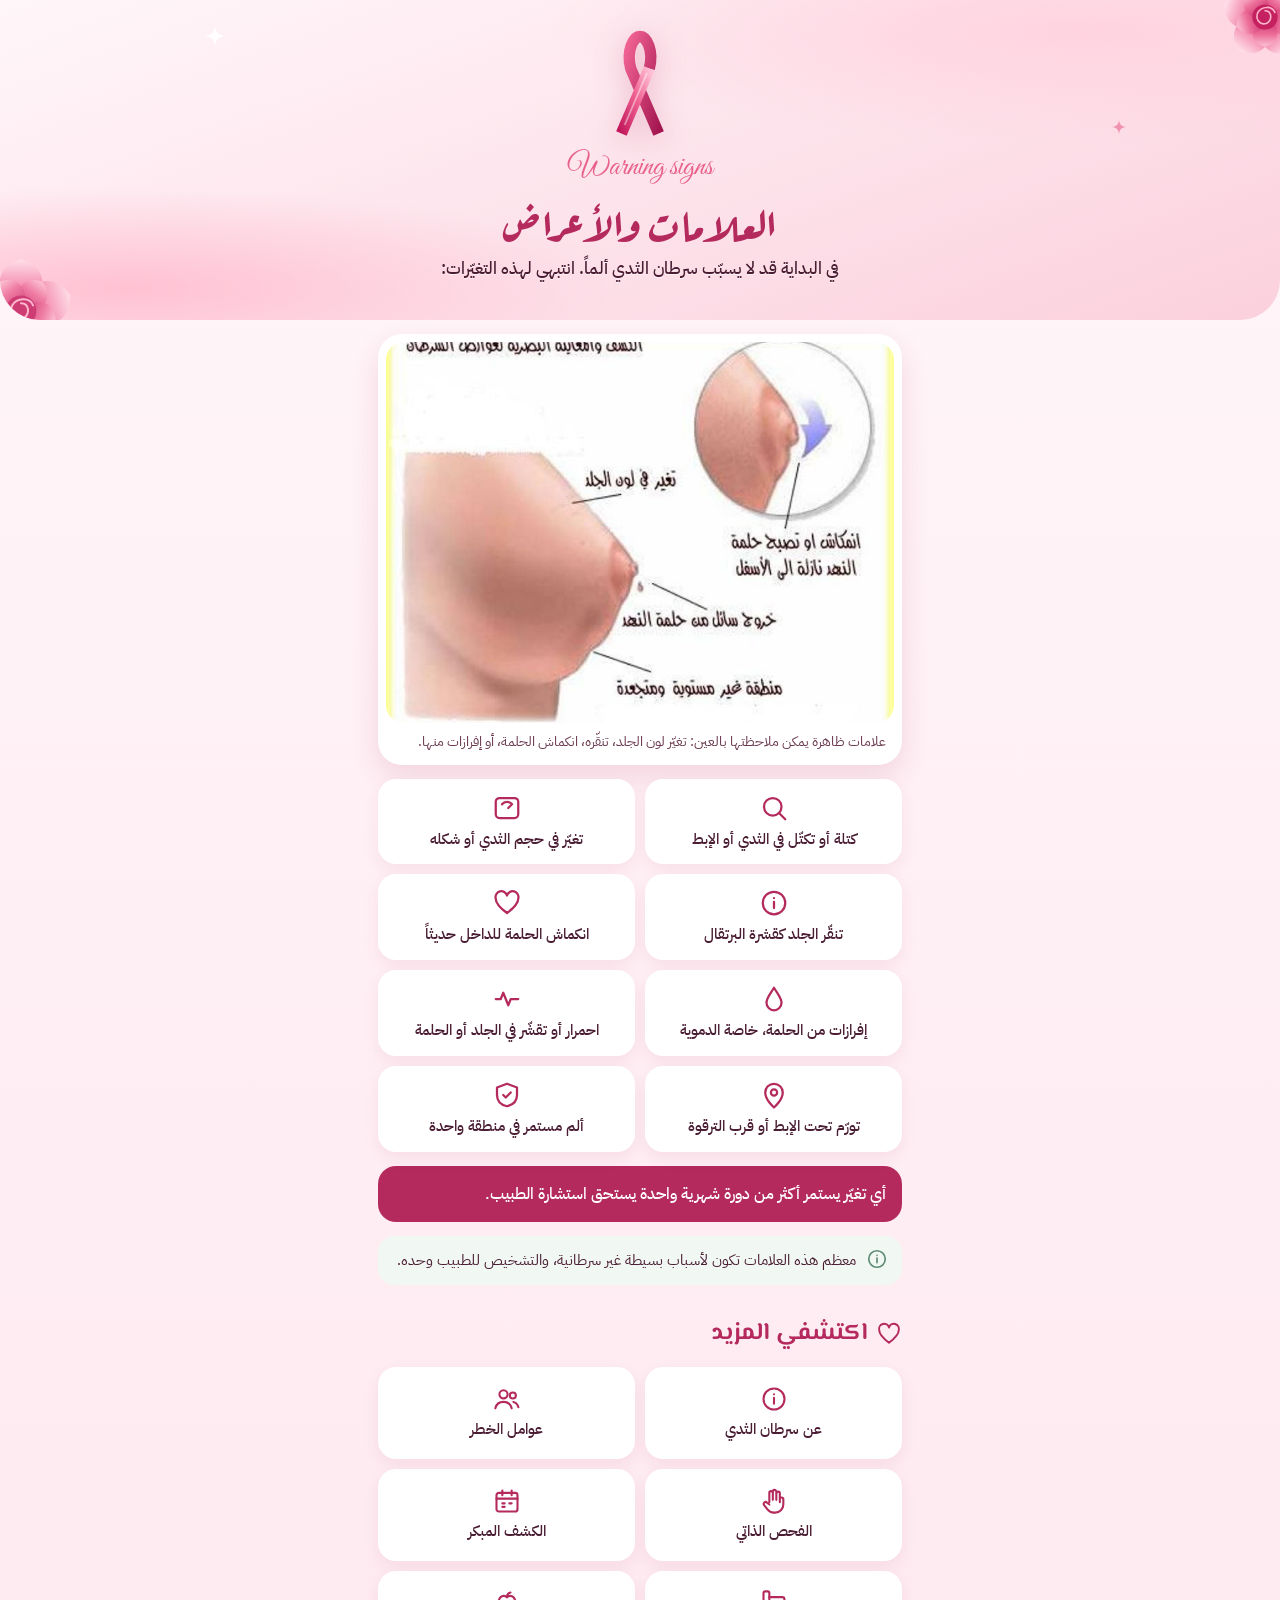
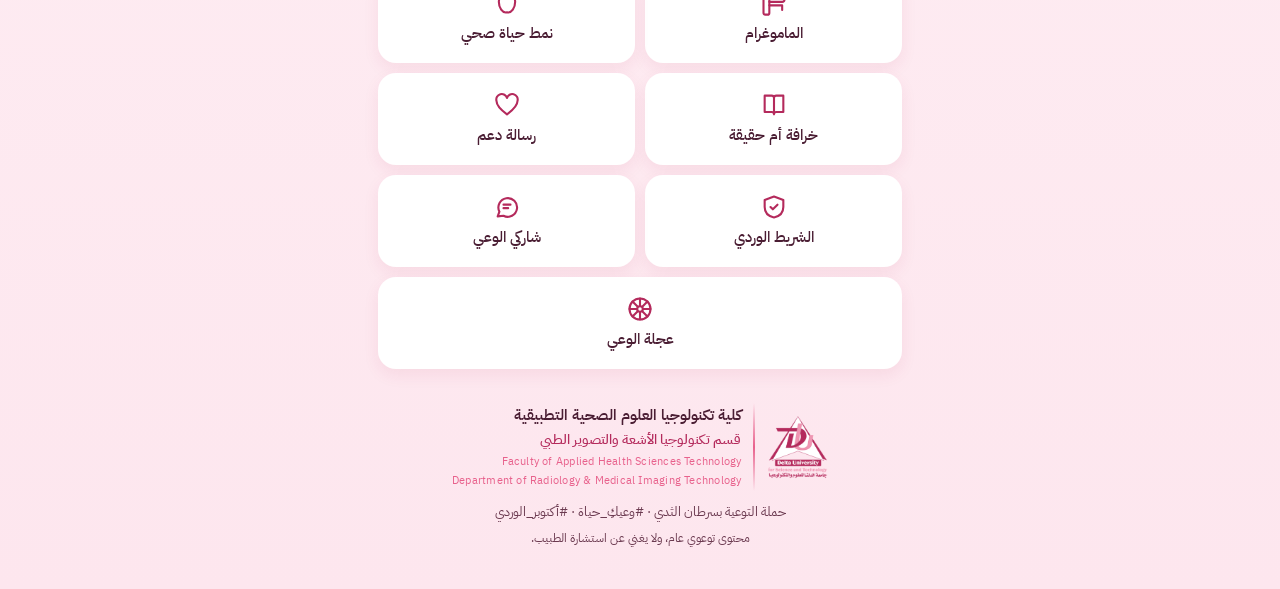
<file: signs.html>
<!doctype html><html lang="ar" dir="rtl"><head><meta charset="utf-8">
<meta name="viewport" content="width=device-width,initial-scale=1">
<title>العلامات والأعراض · وعيُكِ حياة</title><meta name="theme-color" content="#F7A0B8">
<meta name="description" content="حملة التوعية بسرطان الثدي — كلية تكنولوجيا العلوم الصحية التطبيقية، قسم تكنولوجيا الأشعة والتصوير الطبي">
<link rel="icon" href="assets/logo.png"><link rel="stylesheet" href="assets/style.css"></head><body>
<header class="hero"><svg class="rose r1" viewBox="-50 -50 100 100" aria-hidden="true"><defs>
<linearGradient id="pa" x1=".5" y1="1" x2=".5" y2="0"><stop offset="0" stop-color="#D94677"/><stop offset=".55" stop-color="#F48FB1"/><stop offset="1" stop-color="#FFE3EC"/></linearGradient>
<linearGradient id="pb" x1=".5" y1="1" x2=".5" y2="0"><stop offset="0" stop-color="#C2185B"/><stop offset=".6" stop-color="#EC6A96"/><stop offset="1" stop-color="#FBC2D4"/></linearGradient></defs>
<g fill="url(#pa)"><path d="M0 0 C -24 -8 -28 -40 0 -47 C 28 -40 24 -8 0 0 Z" transform="rotate(0)"/><path d="M0 0 C -24 -8 -28 -40 0 -47 C 28 -40 24 -8 0 0 Z" transform="rotate(72)"/><path d="M0 0 C -24 -8 -28 -40 0 -47 C 28 -40 24 -8 0 0 Z" transform="rotate(144)"/><path d="M0 0 C -24 -8 -28 -40 0 -47 C 28 -40 24 -8 0 0 Z" transform="rotate(216)"/><path d="M0 0 C -24 -8 -28 -40 0 -47 C 28 -40 24 -8 0 0 Z" transform="rotate(288)"/></g><g fill="url(#pb)"><path d="M0 0 C -17 -6 -19 -28 0 -33 C 19 -28 17 -6 0 0 Z" transform="rotate(36)"/><path d="M0 0 C -17 -6 -19 -28 0 -33 C 19 -28 17 -6 0 0 Z" transform="rotate(108)"/><path d="M0 0 C -17 -6 -19 -28 0 -33 C 19 -28 17 -6 0 0 Z" transform="rotate(180)"/><path d="M0 0 C -17 -6 -19 -28 0 -33 C 19 -28 17 -6 0 0 Z" transform="rotate(252)"/><path d="M0 0 C -17 -6 -19 -28 0 -33 C 19 -28 17 -6 0 0 Z" transform="rotate(324)"/></g><circle r="14" fill="#C2185B"/><path d="M0 -7 C 7 -7 9 2 2 7 C -6 10 -11 2 -8 -5 C -4 -12 8 -13 11 -5" fill="none" stroke="#FFB3C9" stroke-width="1.8" stroke-linecap="round"/></svg><svg class="rose r2" viewBox="-50 -50 100 100" aria-hidden="true"><defs>
<linearGradient id="pa" x1=".5" y1="1" x2=".5" y2="0"><stop offset="0" stop-color="#D94677"/><stop offset=".55" stop-color="#F48FB1"/><stop offset="1" stop-color="#FFE3EC"/></linearGradient>
<linearGradient id="pb" x1=".5" y1="1" x2=".5" y2="0"><stop offset="0" stop-color="#C2185B"/><stop offset=".6" stop-color="#EC6A96"/><stop offset="1" stop-color="#FBC2D4"/></linearGradient></defs>
<g fill="url(#pa)"><path d="M0 0 C -24 -8 -28 -40 0 -47 C 28 -40 24 -8 0 0 Z" transform="rotate(0)"/><path d="M0 0 C -24 -8 -28 -40 0 -47 C 28 -40 24 -8 0 0 Z" transform="rotate(72)"/><path d="M0 0 C -24 -8 -28 -40 0 -47 C 28 -40 24 -8 0 0 Z" transform="rotate(144)"/><path d="M0 0 C -24 -8 -28 -40 0 -47 C 28 -40 24 -8 0 0 Z" transform="rotate(216)"/><path d="M0 0 C -24 -8 -28 -40 0 -47 C 28 -40 24 -8 0 0 Z" transform="rotate(288)"/></g><g fill="url(#pb)"><path d="M0 0 C -17 -6 -19 -28 0 -33 C 19 -28 17 -6 0 0 Z" transform="rotate(36)"/><path d="M0 0 C -17 -6 -19 -28 0 -33 C 19 -28 17 -6 0 0 Z" transform="rotate(108)"/><path d="M0 0 C -17 -6 -19 -28 0 -33 C 19 -28 17 -6 0 0 Z" transform="rotate(180)"/><path d="M0 0 C -17 -6 -19 -28 0 -33 C 19 -28 17 -6 0 0 Z" transform="rotate(252)"/><path d="M0 0 C -17 -6 -19 -28 0 -33 C 19 -28 17 -6 0 0 Z" transform="rotate(324)"/></g><circle r="14" fill="#C2185B"/><path d="M0 -7 C 7 -7 9 2 2 7 C -6 10 -11 2 -8 -5 C -4 -12 8 -13 11 -5" fill="none" stroke="#FFB3C9" stroke-width="1.8" stroke-linecap="round"/></svg><svg viewBox="0 0 24 24" class="spark s1" aria-hidden="true"><path d="M12 0 C13 8 16 11 24 12 C16 13 13 16 12 24 C11 16 8 13 0 12 C8 11 11 8 12 0 Z"/></svg><svg viewBox="0 0 24 24" class="spark s2" aria-hidden="true"><path d="M12 0 C13 8 16 11 24 12 C16 13 13 16 12 24 C11 16 8 13 0 12 C8 11 11 8 12 0 Z"/></svg>
<svg class="ribbon" viewBox="0 0 120 212" aria-hidden="true"><defs>
<linearGradient id="rb1" x1="0" y1="0" x2="1" y2="1"><stop offset="0" stop-color="#F06292"/><stop offset="1" stop-color="#A3154F"/></linearGradient>
<linearGradient id="rb2" x1="1" y1="0" x2="0" y2="1"><stop offset="0" stop-color="#FFC1D6"/><stop offset=".45" stop-color="#F06292"/><stop offset="1" stop-color="#C2185B"/></linearGradient></defs>
<path d="M 96 200 L 42 74 C 33 40 47 12 60 12 C 73 12 87 40 78 74" fill="none" stroke="url(#rb1)" stroke-width="22" stroke-linejoin="round"/>
<path d="M 78 74 L 24 200" fill="none" stroke="url(#rb2)" stroke-width="22"/>
<path d="M 73 84 L 31 182" stroke="#fff" stroke-opacity=".45" stroke-width="3.5" stroke-linecap="round"/></svg><p class="kicker">Warning signs</p><h1>العلامات والأعراض</h1><p class="lead">في البداية قد لا يسبّب سرطان الثدي ألماً. انتبهي لهذه التغيّرات:</p></header>
<main class="wrap">
<figure class="photo tall"><img src="assets/img/anatomy/visual-signs.jpg" alt="رسم توضيحي للعلامات الظاهرة على الثدي" loading="lazy" style="object-position:center"><figcaption>علامات ظاهرة يمكن ملاحظتها بالعين: تغيّر لون الجلد، تنقّره، انكماش الحلمة، أو إفرازات منها.</figcaption></figure>
<div class="grid"><div class="tile"><svg viewBox="0 0 24 24" width="30" height="30" fill="none" stroke="#B42A5C" stroke-width="1.8" stroke-linecap="round" stroke-linejoin="round" aria-hidden="true"><circle cx="11" cy="11" r="7"/><path d="M21 21l-5-5"/></svg>كتلة أو تكتّل في الثدي أو الإبط</div><div class="tile"><svg viewBox="0 0 24 24" width="30" height="30" fill="none" stroke="#B42A5C" stroke-width="1.8" stroke-linecap="round" stroke-linejoin="round" aria-hidden="true"><rect x="3" y="4" width="18" height="16" rx="3"/><path d="M8 9a5 5 0 0 1 8 0l-3 3"/></svg>تغيّر في حجم الثدي أو شكله</div><div class="tile"><svg viewBox="0 0 24 24" width="30" height="30" fill="none" stroke="#B42A5C" stroke-width="1.8" stroke-linecap="round" stroke-linejoin="round" aria-hidden="true"><circle cx="12" cy="12" r="9"/><path d="M12 16v-5M12 8h.01"/></svg>تنقّر الجلد كقشرة البرتقال</div><div class="tile"><svg viewBox="0 0 24 24" width="30" height="30" fill="none" stroke="#B42A5C" stroke-width="1.8" stroke-linecap="round" stroke-linejoin="round" aria-hidden="true"><path d="M12 20c-6-4.5-9-8-9-11.5A4.5 4.5 0 0 1 12 6a4.5 4.5 0 0 1 9 2.5C21 12 18 15.5 12 20z"/></svg>انكماش الحلمة للداخل حديثاً</div><div class="tile"><svg viewBox="0 0 24 24" width="30" height="30" fill="none" stroke="#B42A5C" stroke-width="1.8" stroke-linecap="round" stroke-linejoin="round" aria-hidden="true"><path d="M12 3c3 5 6 8 6 12a6 6 0 0 1-12 0c0-4 3-7 6-12z"/></svg>إفرازات من الحلمة، خاصة الدموية</div><div class="tile"><svg viewBox="0 0 24 24" width="30" height="30" fill="none" stroke="#B42A5C" stroke-width="1.8" stroke-linecap="round" stroke-linejoin="round" aria-hidden="true"><path d="M3 12h4l2-5 4 10 2-5h6"/></svg>احمرار أو تقشّر في الجلد أو الحلمة</div><div class="tile"><svg viewBox="0 0 24 24" width="30" height="30" fill="none" stroke="#B42A5C" stroke-width="1.8" stroke-linecap="round" stroke-linejoin="round" aria-hidden="true"><path d="M12 22s7-6 7-12a7 7 0 0 0-14 0c0 6 7 12 7 12z"/><circle cx="12" cy="10" r="2.5"/></svg>تورّم تحت الإبط أو قرب الترقوة</div><div class="tile"><svg viewBox="0 0 24 24" width="30" height="30" fill="none" stroke="#B42A5C" stroke-width="1.8" stroke-linecap="round" stroke-linejoin="round" aria-hidden="true"><path d="M12 3l8 3v6c0 5-3.5 8-8 9-4.5-1-8-4-8-9V6z"/><path d="M9 12l2 2 4-4"/></svg>ألم مستمر في منطقة واحدة</div></div>
<div class="alert">أي تغيّر يستمر أكثر من دورة شهرية واحدة يستحق استشارة الطبيب.</div>
<div class="note"><svg viewBox="0 0 24 24" width="22" height="22" fill="none" stroke="#5E8B73" stroke-width="1.8" stroke-linecap="round" stroke-linejoin="round" aria-hidden="true"><circle cx="12" cy="12" r="9"/><path d="M12 16v-5M12 8h.01"/></svg><span>معظم هذه العلامات تكون لأسباب بسيطة غير سرطانية، والتشخيص للطبيب وحده.</span></div>
<h2><svg viewBox="0 0 24 24" width="26" height="26" fill="none" stroke="#B42A5C" stroke-width="1.8" stroke-linecap="round" stroke-linejoin="round" aria-hidden="true"><path d="M12 20c-6-4.5-9-8-9-11.5A4.5 4.5 0 0 1 12 6a4.5 4.5 0 0 1 9 2.5C21 12 18 15.5 12 20z"/></svg> اكتشفي المزيد</h2><div class="grid nav" style="margin-top:0"><a href="awareness.html"><div class="tile"><svg viewBox="0 0 24 24" width="28" height="28" fill="none" stroke="#B42A5C" stroke-width="1.8" stroke-linecap="round" stroke-linejoin="round" aria-hidden="true"><circle cx="12" cy="12" r="9"/><path d="M12 16v-5M12 8h.01"/></svg>عن سرطان الثدي</div></a><a href="risks.html"><div class="tile"><svg viewBox="0 0 24 24" width="28" height="28" fill="none" stroke="#B42A5C" stroke-width="1.8" stroke-linecap="round" stroke-linejoin="round" aria-hidden="true"><circle cx="9" cy="8" r="3.5"/><path d="M2 20c.8-3.5 3.6-5.5 7-5.5s6.2 2 7 5.5"/><circle cx="17" cy="9" r="2.6"/><path d="M17.5 14.5c2 .4 3.6 2 4.3 4.5"/></svg>عوامل الخطر</div></a><a href="selfexam.html"><div class="tile"><svg viewBox="0 0 24 24" width="28" height="28" fill="none" stroke="#B42A5C" stroke-width="1.8" stroke-linecap="round" stroke-linejoin="round" aria-hidden="true"><path d="M8 13V5a1.5 1.5 0 0 1 3 0v6M11 11V4a1.5 1.5 0 0 1 3 0v7M14 11V5.5a1.5 1.5 0 0 1 3 0V13M17 10.5a1.5 1.5 0 0 1 3 0V15a7 7 0 0 1-7 7h-1a7 7 0 0 1-5.6-2.8L3.5 15.5a1.6 1.6 0 0 1 2.5-2L8 15"/></svg>الفحص الذاتي</div></a><a href="screen.html"><div class="tile"><svg viewBox="0 0 24 24" width="28" height="28" fill="none" stroke="#B42A5C" stroke-width="1.8" stroke-linecap="round" stroke-linejoin="round" aria-hidden="true"><rect x="3" y="5" width="18" height="16" rx="2"/><path d="M3 10h18M8 3v4M16 3v4M8 14h2M14 14h2M8 17h2"/></svg>الكشف المبكر</div></a><a href="mammo.html"><div class="tile"><svg viewBox="0 0 24 24" width="28" height="28" fill="none" stroke="#B42A5C" stroke-width="1.8" stroke-linecap="round" stroke-linejoin="round" aria-hidden="true"><rect x="3" y="2" width="5" height="20" rx="1.5"/><path d="M8 7h11a2 2 0 0 1 0 4H8M8 14h11M19 14v4"/></svg>الماموغرام</div></a><a href="lifestyle.html"><div class="tile"><svg viewBox="0 0 24 24" width="28" height="28" fill="none" stroke="#B42A5C" stroke-width="1.8" stroke-linecap="round" stroke-linejoin="round" aria-hidden="true"><path d="M12 7c-2-2-7-1.5-7 4 0 5 3 10 7 9 4 1 7-4 7-9 0-5.5-5-6-7-4z"/><path d="M12 7c0-2 1-3.5 3-4"/></svg>نمط حياة صحي</div></a><a href="myths.html"><div class="tile"><svg viewBox="0 0 24 24" width="28" height="28" fill="none" stroke="#B42A5C" stroke-width="1.8" stroke-linecap="round" stroke-linejoin="round" aria-hidden="true"><path d="M4 4h6a2 2 0 0 1 2 2v14a2 2 0 0 0-2-2H4zM20 4h-6a2 2 0 0 0-2 2v14a2 2 0 0 1 2-2h6z"/></svg>خرافة أم حقيقة</div></a><a href="support.html"><div class="tile"><svg viewBox="0 0 24 24" width="28" height="28" fill="none" stroke="#B42A5C" stroke-width="1.8" stroke-linecap="round" stroke-linejoin="round" aria-hidden="true"><path d="M12 20c-6-4.5-9-8-9-11.5A4.5 4.5 0 0 1 12 6a4.5 4.5 0 0 1 9 2.5C21 12 18 15.5 12 20z"/></svg>رسالة دعم</div></a><a href="ribbon.html"><div class="tile"><svg viewBox="0 0 24 24" width="28" height="28" fill="none" stroke="#B42A5C" stroke-width="1.8" stroke-linecap="round" stroke-linejoin="round" aria-hidden="true"><path d="M12 3l8 3v6c0 5-3.5 8-8 9-4.5-1-8-4-8-9V6z"/><path d="M9 12l2 2 4-4"/></svg>الشريط الوردي</div></a><a href="share.html"><div class="tile"><svg viewBox="0 0 24 24" width="28" height="28" fill="none" stroke="#B42A5C" stroke-width="1.8" stroke-linecap="round" stroke-linejoin="round" aria-hidden="true"><path d="M4 20l1.5-4A8 8 0 1 1 9 19.5z"/><path d="M9 10h6M9 13h4"/></svg>شاركي الوعي</div></a><a href="wheel/"><div class="tile"><svg viewBox="0 0 24 24" width="28" height="28" fill="none" stroke="#B42A5C" stroke-width="1.8" stroke-linecap="round" stroke-linejoin="round" aria-hidden="true"><circle cx="12" cy="12" r="9"/><path d="M12 3v18M3 12h18M5.6 5.6l12.8 12.8M18.4 5.6 5.6 18.4"/><circle cx="12" cy="12" r="2.4" fill="#fff"/></svg>عجلة الوعي</div></a></div>
<footer><div class="org"><img src="assets/logo.png" alt="كلية تكنولوجيا العلوم الصحية التطبيقية" style="height:64px;margin:0"><i class="bar"></i><div><b>كلية تكنولوجيا العلوم الصحية التطبيقية</b><span>قسم تكنولوجيا الأشعة والتصوير الطبي</span><em>Faculty of Applied Health Sciences Technology<br>Department of Radiology &amp; Medical Imaging Technology</em></div></div>حملة التوعية بسرطان الثدي · #وعيكِ_حياة · #أكتوبر_الوردي
<div style="font-size:11.5px;margin-top:6px">محتوى توعوي عام، ولا يغني عن استشارة الطبيب.</div></footer></main></body></html>
</file>
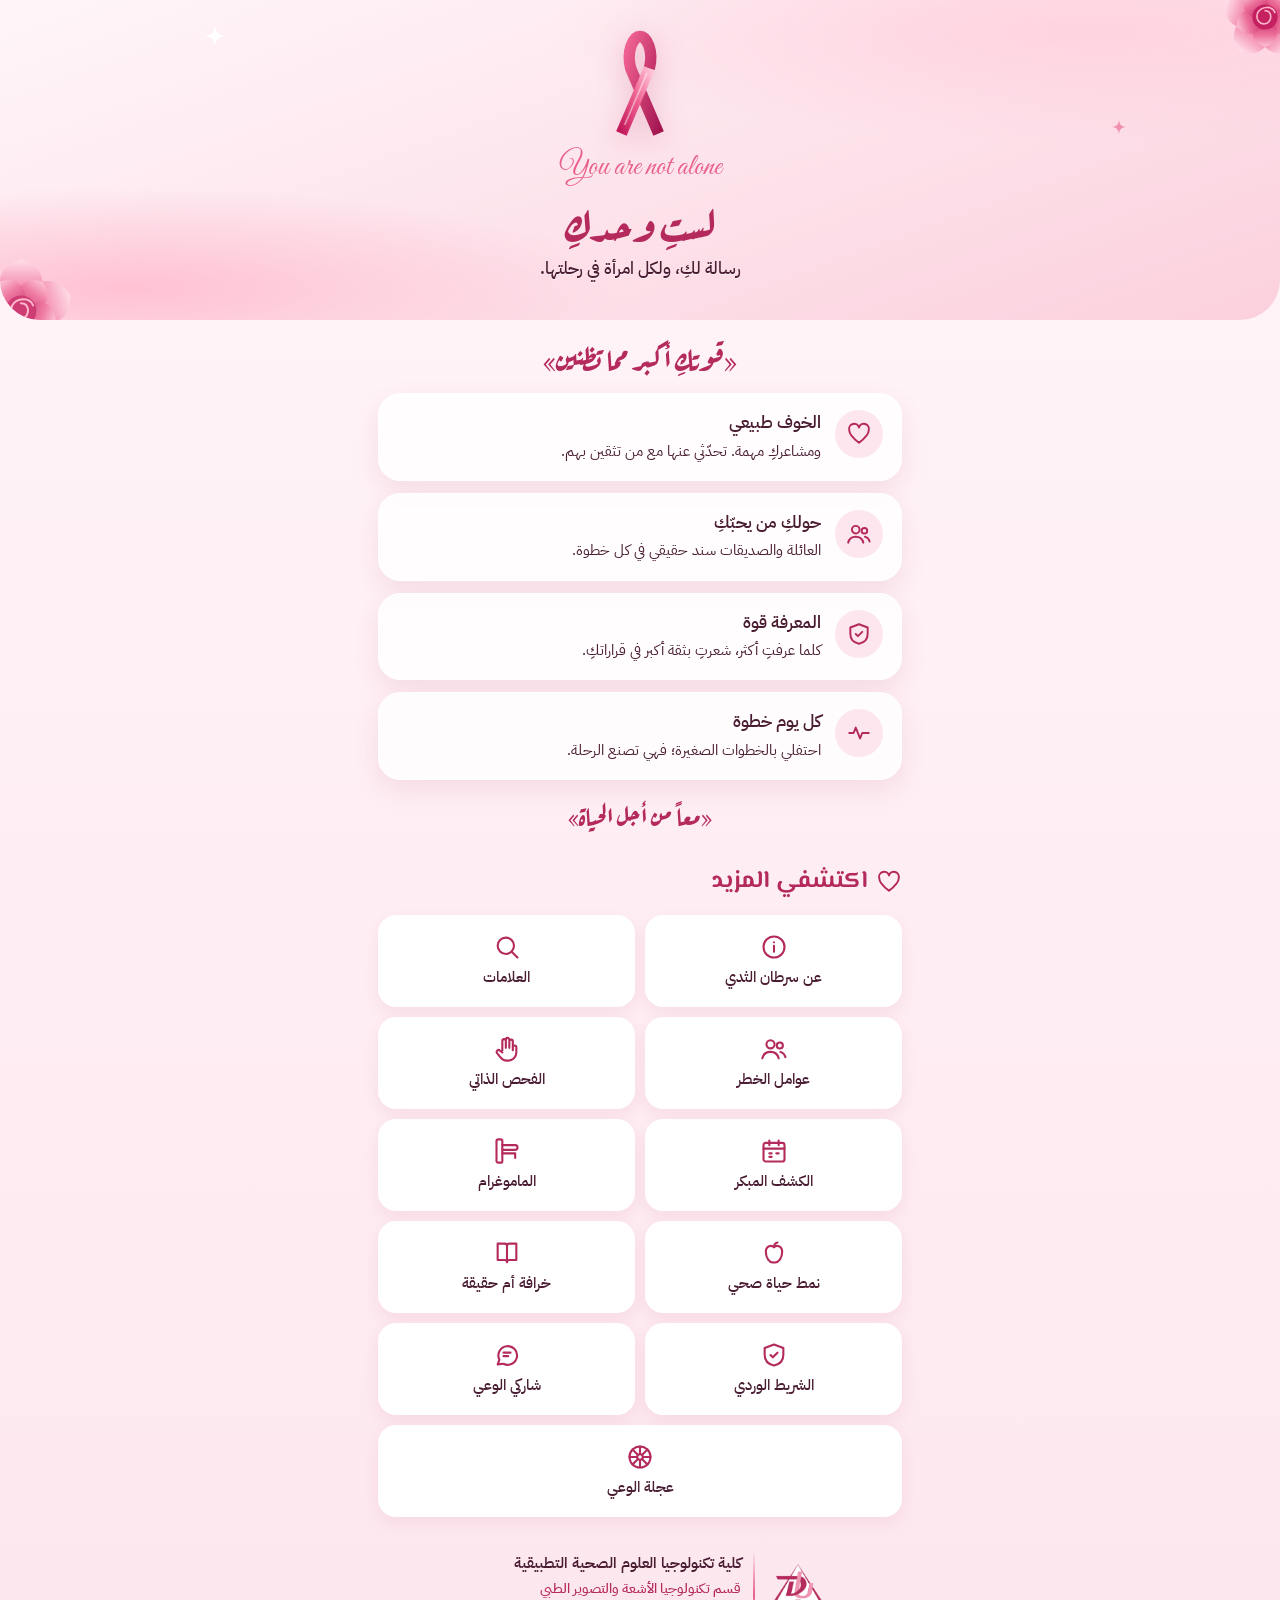
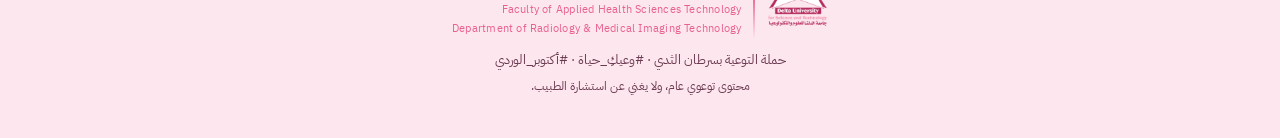
<file: support.html>
<!doctype html><html lang="ar" dir="rtl"><head><meta charset="utf-8">
<meta name="viewport" content="width=device-width,initial-scale=1">
<title>لستِ وحدكِ · وعيُكِ حياة</title><meta name="theme-color" content="#F7A0B8">
<meta name="description" content="حملة التوعية بسرطان الثدي — كلية تكنولوجيا العلوم الصحية التطبيقية، قسم تكنولوجيا الأشعة والتصوير الطبي">
<link rel="icon" href="assets/logo.png"><link rel="stylesheet" href="assets/style.css"></head><body>
<header class="hero"><svg class="rose r1" viewBox="-50 -50 100 100" aria-hidden="true"><defs>
<linearGradient id="pa" x1=".5" y1="1" x2=".5" y2="0"><stop offset="0" stop-color="#D94677"/><stop offset=".55" stop-color="#F48FB1"/><stop offset="1" stop-color="#FFE3EC"/></linearGradient>
<linearGradient id="pb" x1=".5" y1="1" x2=".5" y2="0"><stop offset="0" stop-color="#C2185B"/><stop offset=".6" stop-color="#EC6A96"/><stop offset="1" stop-color="#FBC2D4"/></linearGradient></defs>
<g fill="url(#pa)"><path d="M0 0 C -24 -8 -28 -40 0 -47 C 28 -40 24 -8 0 0 Z" transform="rotate(0)"/><path d="M0 0 C -24 -8 -28 -40 0 -47 C 28 -40 24 -8 0 0 Z" transform="rotate(72)"/><path d="M0 0 C -24 -8 -28 -40 0 -47 C 28 -40 24 -8 0 0 Z" transform="rotate(144)"/><path d="M0 0 C -24 -8 -28 -40 0 -47 C 28 -40 24 -8 0 0 Z" transform="rotate(216)"/><path d="M0 0 C -24 -8 -28 -40 0 -47 C 28 -40 24 -8 0 0 Z" transform="rotate(288)"/></g><g fill="url(#pb)"><path d="M0 0 C -17 -6 -19 -28 0 -33 C 19 -28 17 -6 0 0 Z" transform="rotate(36)"/><path d="M0 0 C -17 -6 -19 -28 0 -33 C 19 -28 17 -6 0 0 Z" transform="rotate(108)"/><path d="M0 0 C -17 -6 -19 -28 0 -33 C 19 -28 17 -6 0 0 Z" transform="rotate(180)"/><path d="M0 0 C -17 -6 -19 -28 0 -33 C 19 -28 17 -6 0 0 Z" transform="rotate(252)"/><path d="M0 0 C -17 -6 -19 -28 0 -33 C 19 -28 17 -6 0 0 Z" transform="rotate(324)"/></g><circle r="14" fill="#C2185B"/><path d="M0 -7 C 7 -7 9 2 2 7 C -6 10 -11 2 -8 -5 C -4 -12 8 -13 11 -5" fill="none" stroke="#FFB3C9" stroke-width="1.8" stroke-linecap="round"/></svg><svg class="rose r2" viewBox="-50 -50 100 100" aria-hidden="true"><defs>
<linearGradient id="pa" x1=".5" y1="1" x2=".5" y2="0"><stop offset="0" stop-color="#D94677"/><stop offset=".55" stop-color="#F48FB1"/><stop offset="1" stop-color="#FFE3EC"/></linearGradient>
<linearGradient id="pb" x1=".5" y1="1" x2=".5" y2="0"><stop offset="0" stop-color="#C2185B"/><stop offset=".6" stop-color="#EC6A96"/><stop offset="1" stop-color="#FBC2D4"/></linearGradient></defs>
<g fill="url(#pa)"><path d="M0 0 C -24 -8 -28 -40 0 -47 C 28 -40 24 -8 0 0 Z" transform="rotate(0)"/><path d="M0 0 C -24 -8 -28 -40 0 -47 C 28 -40 24 -8 0 0 Z" transform="rotate(72)"/><path d="M0 0 C -24 -8 -28 -40 0 -47 C 28 -40 24 -8 0 0 Z" transform="rotate(144)"/><path d="M0 0 C -24 -8 -28 -40 0 -47 C 28 -40 24 -8 0 0 Z" transform="rotate(216)"/><path d="M0 0 C -24 -8 -28 -40 0 -47 C 28 -40 24 -8 0 0 Z" transform="rotate(288)"/></g><g fill="url(#pb)"><path d="M0 0 C -17 -6 -19 -28 0 -33 C 19 -28 17 -6 0 0 Z" transform="rotate(36)"/><path d="M0 0 C -17 -6 -19 -28 0 -33 C 19 -28 17 -6 0 0 Z" transform="rotate(108)"/><path d="M0 0 C -17 -6 -19 -28 0 -33 C 19 -28 17 -6 0 0 Z" transform="rotate(180)"/><path d="M0 0 C -17 -6 -19 -28 0 -33 C 19 -28 17 -6 0 0 Z" transform="rotate(252)"/><path d="M0 0 C -17 -6 -19 -28 0 -33 C 19 -28 17 -6 0 0 Z" transform="rotate(324)"/></g><circle r="14" fill="#C2185B"/><path d="M0 -7 C 7 -7 9 2 2 7 C -6 10 -11 2 -8 -5 C -4 -12 8 -13 11 -5" fill="none" stroke="#FFB3C9" stroke-width="1.8" stroke-linecap="round"/></svg><svg viewBox="0 0 24 24" class="spark s1" aria-hidden="true"><path d="M12 0 C13 8 16 11 24 12 C16 13 13 16 12 24 C11 16 8 13 0 12 C8 11 11 8 12 0 Z"/></svg><svg viewBox="0 0 24 24" class="spark s2" aria-hidden="true"><path d="M12 0 C13 8 16 11 24 12 C16 13 13 16 12 24 C11 16 8 13 0 12 C8 11 11 8 12 0 Z"/></svg>
<svg class="ribbon" viewBox="0 0 120 212" aria-hidden="true"><defs>
<linearGradient id="rb1" x1="0" y1="0" x2="1" y2="1"><stop offset="0" stop-color="#F06292"/><stop offset="1" stop-color="#A3154F"/></linearGradient>
<linearGradient id="rb2" x1="1" y1="0" x2="0" y2="1"><stop offset="0" stop-color="#FFC1D6"/><stop offset=".45" stop-color="#F06292"/><stop offset="1" stop-color="#C2185B"/></linearGradient></defs>
<path d="M 96 200 L 42 74 C 33 40 47 12 60 12 C 73 12 87 40 78 74" fill="none" stroke="url(#rb1)" stroke-width="22" stroke-linejoin="round"/>
<path d="M 78 74 L 24 200" fill="none" stroke="url(#rb2)" stroke-width="22"/>
<path d="M 73 84 L 31 182" stroke="#fff" stroke-opacity=".45" stroke-width="3.5" stroke-linecap="round"/></svg><p class="kicker">You are not alone</p><h1>لستِ وحدكِ</h1><p class="lead">رسالة لكِ، ولكل امرأة في رحلتها.</p></header>
<main class="wrap">
<div class="quote">«قوتكِ أكبر مما تظنين»</div>
<div class="card row"><span class="badge"><svg viewBox="0 0 24 24" width="26" height="26" fill="none" stroke="#B42A5C" stroke-width="1.8" stroke-linecap="round" stroke-linejoin="round" aria-hidden="true"><path d="M12 20c-6-4.5-9-8-9-11.5A4.5 4.5 0 0 1 12 6a4.5 4.5 0 0 1 9 2.5C21 12 18 15.5 12 20z"/></svg></span><div><b>الخوف طبيعي</b><p>ومشاعركِ مهمة. تحدّثي عنها مع من تثقين بهم.</p></div></div><div class="card row"><span class="badge"><svg viewBox="0 0 24 24" width="26" height="26" fill="none" stroke="#B42A5C" stroke-width="1.8" stroke-linecap="round" stroke-linejoin="round" aria-hidden="true"><circle cx="9" cy="8" r="3.5"/><path d="M2 20c.8-3.5 3.6-5.5 7-5.5s6.2 2 7 5.5"/><circle cx="17" cy="9" r="2.6"/><path d="M17.5 14.5c2 .4 3.6 2 4.3 4.5"/></svg></span><div><b>حولكِ من يحبّكِ</b><p>العائلة والصديقات سند حقيقي في كل خطوة.</p></div></div><div class="card row"><span class="badge"><svg viewBox="0 0 24 24" width="26" height="26" fill="none" stroke="#B42A5C" stroke-width="1.8" stroke-linecap="round" stroke-linejoin="round" aria-hidden="true"><path d="M12 3l8 3v6c0 5-3.5 8-8 9-4.5-1-8-4-8-9V6z"/><path d="M9 12l2 2 4-4"/></svg></span><div><b>المعرفة قوة</b><p>كلما عرفتِ أكثر، شعرتِ بثقة أكبر في قراراتكِ.</p></div></div><div class="card row"><span class="badge"><svg viewBox="0 0 24 24" width="26" height="26" fill="none" stroke="#B42A5C" stroke-width="1.8" stroke-linecap="round" stroke-linejoin="round" aria-hidden="true"><path d="M3 12h4l2-5 4 10 2-5h6"/></svg></span><div><b>كل يوم خطوة</b><p>احتفلي بالخطوات الصغيرة؛ فهي تصنع الرحلة.</p></div></div>
<div class="quote" style="font-size:26px">«معاً من أجل الحياة»</div>
<h2><svg viewBox="0 0 24 24" width="26" height="26" fill="none" stroke="#B42A5C" stroke-width="1.8" stroke-linecap="round" stroke-linejoin="round" aria-hidden="true"><path d="M12 20c-6-4.5-9-8-9-11.5A4.5 4.5 0 0 1 12 6a4.5 4.5 0 0 1 9 2.5C21 12 18 15.5 12 20z"/></svg> اكتشفي المزيد</h2><div class="grid nav" style="margin-top:0"><a href="awareness.html"><div class="tile"><svg viewBox="0 0 24 24" width="28" height="28" fill="none" stroke="#B42A5C" stroke-width="1.8" stroke-linecap="round" stroke-linejoin="round" aria-hidden="true"><circle cx="12" cy="12" r="9"/><path d="M12 16v-5M12 8h.01"/></svg>عن سرطان الثدي</div></a><a href="signs.html"><div class="tile"><svg viewBox="0 0 24 24" width="28" height="28" fill="none" stroke="#B42A5C" stroke-width="1.8" stroke-linecap="round" stroke-linejoin="round" aria-hidden="true"><circle cx="11" cy="11" r="7"/><path d="M21 21l-5-5"/></svg>العلامات</div></a><a href="risks.html"><div class="tile"><svg viewBox="0 0 24 24" width="28" height="28" fill="none" stroke="#B42A5C" stroke-width="1.8" stroke-linecap="round" stroke-linejoin="round" aria-hidden="true"><circle cx="9" cy="8" r="3.5"/><path d="M2 20c.8-3.5 3.6-5.5 7-5.5s6.2 2 7 5.5"/><circle cx="17" cy="9" r="2.6"/><path d="M17.5 14.5c2 .4 3.6 2 4.3 4.5"/></svg>عوامل الخطر</div></a><a href="selfexam.html"><div class="tile"><svg viewBox="0 0 24 24" width="28" height="28" fill="none" stroke="#B42A5C" stroke-width="1.8" stroke-linecap="round" stroke-linejoin="round" aria-hidden="true"><path d="M8 13V5a1.5 1.5 0 0 1 3 0v6M11 11V4a1.5 1.5 0 0 1 3 0v7M14 11V5.5a1.5 1.5 0 0 1 3 0V13M17 10.5a1.5 1.5 0 0 1 3 0V15a7 7 0 0 1-7 7h-1a7 7 0 0 1-5.6-2.8L3.5 15.5a1.6 1.6 0 0 1 2.5-2L8 15"/></svg>الفحص الذاتي</div></a><a href="screen.html"><div class="tile"><svg viewBox="0 0 24 24" width="28" height="28" fill="none" stroke="#B42A5C" stroke-width="1.8" stroke-linecap="round" stroke-linejoin="round" aria-hidden="true"><rect x="3" y="5" width="18" height="16" rx="2"/><path d="M3 10h18M8 3v4M16 3v4M8 14h2M14 14h2M8 17h2"/></svg>الكشف المبكر</div></a><a href="mammo.html"><div class="tile"><svg viewBox="0 0 24 24" width="28" height="28" fill="none" stroke="#B42A5C" stroke-width="1.8" stroke-linecap="round" stroke-linejoin="round" aria-hidden="true"><rect x="3" y="2" width="5" height="20" rx="1.5"/><path d="M8 7h11a2 2 0 0 1 0 4H8M8 14h11M19 14v4"/></svg>الماموغرام</div></a><a href="lifestyle.html"><div class="tile"><svg viewBox="0 0 24 24" width="28" height="28" fill="none" stroke="#B42A5C" stroke-width="1.8" stroke-linecap="round" stroke-linejoin="round" aria-hidden="true"><path d="M12 7c-2-2-7-1.5-7 4 0 5 3 10 7 9 4 1 7-4 7-9 0-5.5-5-6-7-4z"/><path d="M12 7c0-2 1-3.5 3-4"/></svg>نمط حياة صحي</div></a><a href="myths.html"><div class="tile"><svg viewBox="0 0 24 24" width="28" height="28" fill="none" stroke="#B42A5C" stroke-width="1.8" stroke-linecap="round" stroke-linejoin="round" aria-hidden="true"><path d="M4 4h6a2 2 0 0 1 2 2v14a2 2 0 0 0-2-2H4zM20 4h-6a2 2 0 0 0-2 2v14a2 2 0 0 1 2-2h6z"/></svg>خرافة أم حقيقة</div></a><a href="ribbon.html"><div class="tile"><svg viewBox="0 0 24 24" width="28" height="28" fill="none" stroke="#B42A5C" stroke-width="1.8" stroke-linecap="round" stroke-linejoin="round" aria-hidden="true"><path d="M12 3l8 3v6c0 5-3.5 8-8 9-4.5-1-8-4-8-9V6z"/><path d="M9 12l2 2 4-4"/></svg>الشريط الوردي</div></a><a href="share.html"><div class="tile"><svg viewBox="0 0 24 24" width="28" height="28" fill="none" stroke="#B42A5C" stroke-width="1.8" stroke-linecap="round" stroke-linejoin="round" aria-hidden="true"><path d="M4 20l1.5-4A8 8 0 1 1 9 19.5z"/><path d="M9 10h6M9 13h4"/></svg>شاركي الوعي</div></a><a href="wheel/"><div class="tile"><svg viewBox="0 0 24 24" width="28" height="28" fill="none" stroke="#B42A5C" stroke-width="1.8" stroke-linecap="round" stroke-linejoin="round" aria-hidden="true"><circle cx="12" cy="12" r="9"/><path d="M12 3v18M3 12h18M5.6 5.6l12.8 12.8M18.4 5.6 5.6 18.4"/><circle cx="12" cy="12" r="2.4" fill="#fff"/></svg>عجلة الوعي</div></a></div>
<footer><div class="org"><img src="assets/logo.png" alt="كلية تكنولوجيا العلوم الصحية التطبيقية" style="height:64px;margin:0"><i class="bar"></i><div><b>كلية تكنولوجيا العلوم الصحية التطبيقية</b><span>قسم تكنولوجيا الأشعة والتصوير الطبي</span><em>Faculty of Applied Health Sciences Technology<br>Department of Radiology &amp; Medical Imaging Technology</em></div></div>حملة التوعية بسرطان الثدي · #وعيكِ_حياة · #أكتوبر_الوردي
<div style="font-size:11.5px;margin-top:6px">محتوى توعوي عام، ولا يغني عن استشارة الطبيب.</div></footer></main></body></html>
</file>
<file: assets/style.css>
@font-face{font-family:'Aref Ruqaa';src:url(fonts/ArefRuqaa-Bold.ttf);font-weight:700;font-display:swap}
@font-face{font-family:'El Messiri';src:url(fonts/ElMessiri-Bold.ttf);font-weight:600 700;font-display:swap}
@font-face{font-family:'IBM Plex Sans Arabic';src:url(fonts/IBMPlexSansArabic-Regular.ttf);font-weight:400;font-display:swap}
@font-face{font-family:'IBM Plex Sans Arabic';src:url(fonts/IBMPlexSansArabic-Medium.ttf);font-weight:500;font-display:swap}
@font-face{font-family:'IBM Plex Sans Arabic';src:url(fonts/IBMPlexSansArabic-SemiBold.ttf);font-weight:600 700;font-display:swap}
@font-face{font-family:'Great Vibes';src:url(fonts/GreatVibes-Regular.ttf);font-display:swap}
:root{--deep:#B42A5C;--rose:#E8618C;--pink:#F7A0B8;--blush:#FDEAF0;--plum:#4A1D33;--sage:#5E8B73;--cream:#FFF8F3}
*{box-sizing:border-box}
html,body{margin:0}
body{font-family:'IBM Plex Sans Arabic',Tahoma,sans-serif;color:var(--plum);background:linear-gradient(180deg,#FFF6F9 0%,#FDE6EE 100%);min-height:100vh;line-height:1.75}
a{color:var(--deep)}
.wrap{max-width:560px;margin:0 auto;padding:0 18px 40px}
.hero{position:relative;overflow:hidden;text-align:center;padding:30px 18px 36px;border-radius:0 0 40px 40px;
 background:radial-gradient(60% 50% at 85% 10%,#FFD3E0 0%,rgba(255,211,224,0) 70%),radial-gradient(55% 45% at 10% 90%,#FFC1D3 0%,rgba(255,193,211,0) 70%),linear-gradient(160deg,#FFF6F9 0%,#FDE3EB 55%,#FBD0DD 100%)}
.hero .ribbon{width:62px;height:110px;filter:drop-shadow(0 8px 14px rgba(180,42,92,.25))}
.hero .rose{position:absolute;width:110px;height:110px;opacity:.95}
.hero .r1{left:-34px;bottom:-46px;opacity:.8}
.hero>.ribbon,.hero>p,.hero>h1{position:relative;z-index:1}
.hero .lead{text-shadow:0 1px 0 rgba(255,255,255,.6)}.hero .r2{right:-30px;top:-28px;width:90px;height:90px}
.spark{position:absolute;width:20px;height:20px;fill:#fff}.s1{top:26px;left:16%}.s2{top:120px;right:12%;width:14px;height:14px;fill:var(--rose);opacity:.6}
.kicker{font-family:'Great Vibes',cursive;font-size:30px;color:var(--rose);direction:ltr;margin:0;line-height:1.2}
h1{font-family:'Aref Ruqaa','El Messiri',serif;font-weight:700;color:var(--deep);font-size:44px;line-height:1.35;margin:6px 0 4px}
.lead{font-size:17px;font-weight:500;max-width:420px;margin:0 auto}
h2{font-family:'El Messiri',serif;color:var(--deep);font-size:24px;margin:28px 0 12px;display:flex;align-items:center;gap:8px}
.card{background:rgba(255,255,255,.85);border:1.5px solid #fff;border-radius:22px;padding:16px 18px;box-shadow:0 10px 26px rgba(180,42,92,.10);margin-bottom:12px}
.row{display:flex;gap:14px;align-items:flex-start}
.badge{flex:0 0 48px;height:48px;border-radius:50%;background:#FDE6EE;display:flex;align-items:center;justify-content:center}
.num{flex:0 0 36px;height:36px;border-radius:50%;background:linear-gradient(150deg,var(--rose),var(--deep));color:#fff;font-family:'El Messiri',serif;font-weight:700;display:flex;align-items:center;justify-content:center;font-size:18px}
.row b{font-size:17px;display:block;line-height:1.5}
.row p{margin:2px 0 0;font-size:15px}
.grid{display:grid;grid-template-columns:repeat(2,minmax(0,1fr));gap:10px}
.tile{background:#fff;border-radius:18px;padding:14px 10px;text-align:center;box-shadow:0 6px 16px rgba(180,42,92,.08);font-size:14.5px;font-weight:500;line-height:1.5}
.tile svg{display:block;margin:0 auto 6px}
.stat{background:linear-gradient(150deg,var(--rose),var(--deep));color:#fff;border-radius:22px;padding:18px;text-align:center;margin:18px 0}
.stat .big{font-family:'El Messiri',serif;font-size:40px;font-weight:700;line-height:1.2}
.note{background:#F1F7F3;border-radius:16px;padding:12px 14px;font-size:14.5px;display:flex;gap:10px;align-items:flex-start;margin:14px 0}
.alert{background:var(--deep);color:#fff;border-radius:18px;padding:14px 16px;font-weight:500;margin:14px 0}
.myth{background:#fff;border-radius:18px;padding:14px 16px;margin-bottom:10px;box-shadow:0 6px 16px rgba(180,42,92,.08)}
.pill{display:inline-block;border-radius:99px;padding:1px 12px;font-size:13px;font-weight:700;margin-left:8px}
.pm{background:#FDE1EA;color:var(--deep)}.pf{background:var(--sage);color:#fff}
.myth div{margin:4px 0}
.quote{font-family:'Aref Ruqaa',serif;font-size:30px;color:var(--deep);text-align:center;line-height:1.5;margin:14px 0}
.btn{display:flex;align-items:center;justify-content:center;gap:8px;width:100%;border:0;border-radius:16px;padding:14px;font:600 17px 'IBM Plex Sans Arabic',sans-serif;cursor:pointer;color:#fff;background:linear-gradient(150deg,var(--rose),var(--deep));box-shadow:0 10px 22px rgba(180,42,92,.25);text-decoration:none;margin-top:10px;min-height:48px}
.btn.alt{background:#fff;color:var(--deep);box-shadow:0 6px 16px rgba(180,42,92,.12)}
.nav{margin-top:30px}
.nav a{text-decoration:none;color:var(--plum)}
.nav .tile{min-height:92px;display:flex;flex-direction:column;align-items:center;justify-content:center}
.nav a:last-child:nth-child(odd){grid-column:1/-1}
footer{text-align:center;margin-top:34px;font-size:13px;color:#6B3A50}
.org{display:flex;align-items:center;justify-content:center;gap:12px;margin:0 auto 10px;text-align:right}
.org .bar{width:2px;align-self:stretch;background:linear-gradient(180deg,rgba(232,97,140,0),#E8618C,rgba(232,97,140,0))}
.org b{display:block;font-size:14.5px;color:var(--plum)}.org span{display:block;font-size:13.5px;color:var(--deep);font-weight:500}
.org em{display:block;font-style:normal;direction:ltr;text-align:right;font-size:11px;color:var(--rose);letter-spacing:.02em}
.mmart{width:170px;height:170px;margin:-8px auto 6px;border-radius:50%;padding:14px;background:radial-gradient(circle at 40% 35%,#FFE3EC 0%,#F9C3D3 70%,#F48FB1 100%);box-shadow:0 12px 26px rgba(180,42,92,.18)}
footer img{height:64px;display:block;margin:0 auto 6px}
.src{font-size:12.5px;color:#6B3A50;margin-top:16px}
.photo{margin:14px 0;background:#fff;border-radius:24px;padding:8px;box-shadow:0 12px 28px rgba(180,42,92,.14);overflow:hidden}
.photo img{display:block;width:100%;height:auto;border-radius:18px;object-fit:cover}
.photo.wide img{aspect-ratio:16/9}.photo.tall img{aspect-ratio:4/3}
.photo figcaption{font-size:13.5px;color:#6B3A50;padding:8px 8px 4px;line-height:1.6}
.photo figcaption b{color:var(--deep)}
.hero-photo{margin:-26px 0 6px;position:relative;z-index:2}
.step{display:flex;gap:14px;align-items:center}
.step img{flex:0 0 84px;width:84px;height:84px;border-radius:50%;object-fit:cover;border:3px solid #fff;box-shadow:0 6px 16px rgba(180,42,92,.18)}
.step .n{display:inline-flex;width:24px;height:24px;border-radius:50%;background:linear-gradient(150deg,var(--rose),var(--deep));color:#fff;font:700 13px 'El Messiri',serif;align-items:center;justify-content:center;margin-left:6px;vertical-align:middle}
.steps-v{counter-reset:s;list-style:none;padding:0;margin:0}
.steps-v li{position:relative;padding:0 46px 14px 0;border-right:2px dashed #F4A9BE;margin-right:17px}
.steps-v li:last-child{border-color:transparent}
.steps-v li::before{counter-increment:s;content:counter(s,arabic-indic);position:absolute;right:-18px;top:0;width:34px;height:34px;border-radius:50%;background:linear-gradient(150deg,var(--rose),var(--deep));color:#fff;font:700 17px 'El Messiri',serif;display:flex;align-items:center;justify-content:center}
.steps-v b{display:block;font-size:16.5px}.steps-v p{margin:2px 0 0;font-size:15px}
.duo{display:grid;grid-template-columns:1fr 1fr;gap:10px}
.duo .photo{margin:0}
.dz{display:grid;grid-template-columns:repeat(2,minmax(0,1fr));gap:12px}
.dz a{display:block;text-decoration:none;color:var(--plum);background:#fff;border-radius:20px;padding:8px 8px 10px;box-shadow:0 8px 20px rgba(180,42,92,.10)}
.dz img{width:100%;aspect-ratio:3/4;object-fit:contain;background:#FDEAF0;border-radius:14px;display:block}
.dz b{display:block;font-size:14px;line-height:1.5;margin-top:6px}.dz span{font-size:12px;color:var(--deep)}
.wheel-cta{display:flex;gap:14px;align-items:center;background:linear-gradient(150deg,#fff,#FDE6EE);border-radius:22px;padding:14px 16px;text-decoration:none;color:var(--plum);box-shadow:0 10px 24px rgba(180,42,92,.12);margin:14px 0}
.wheel-cta b{font-family:'El Messiri',serif;color:var(--deep);font-size:20px;display:block}
</file>
<file: wheel/wheel.css>
@font-face{font-family:'Aref Ruqaa';src:url(../assets/fonts/ArefRuqaa-Bold.ttf);font-weight:700;font-display:swap}
@font-face{font-family:'El Messiri';src:url(../assets/fonts/ElMessiri-Bold.ttf);font-weight:600 700;font-display:swap}
@font-face{font-family:'IBM Plex Sans Arabic';src:url(../assets/fonts/IBMPlexSansArabic-Regular.ttf);font-weight:400;font-display:swap}
@font-face{font-family:'IBM Plex Sans Arabic';src:url(../assets/fonts/IBMPlexSansArabic-Medium.ttf);font-weight:500;font-display:swap}
@font-face{font-family:'IBM Plex Sans Arabic';src:url(../assets/fonts/IBMPlexSansArabic-SemiBold.ttf);font-weight:600 700;font-display:swap}
@font-face{font-family:'Great Vibes';src:url(../assets/fonts/GreatVibes-Regular.ttf);font-display:swap}
.qimg{display:block;width:100%;aspect-ratio:16/9;object-fit:cover;border-radius:18px;margin:12px 0 4px;border:4px solid #fff;box-shadow:0 8px 20px rgba(180,42,92,.16)}
.more{display:inline-block;margin-top:8px;font-weight:600;color:var(--deep)}
.home{display:inline-flex;align-items:center;gap:6px;margin-top:10px;padding:8px 16px;border-radius:99px;background:#fff;text-decoration:none;font-weight:600;box-shadow:0 6px 16px rgba(180,42,92,.12)}
</file>
<file: assets/radiology.css>
/* قسم الأشعة — هوية مستقلة مستوحاة من بطاقة اليوم العالمي للتصوير الإشعاعي:
   ورق رمادي، أفلام أشعة سوداء، طوابع وختم بريدي. الوردي للماموغرام فقط. */
.rx{--paper:#E9E8E4;--card:#F5F4F1;--sheet:#FFFFFF;--ink:#1E1E1F;--muted:#55534F;--film:#161617;--film-ink:#ECECEA;--line:#3A3A3B;--pink:#B42A5C;--ease:cubic-bezier(.23,1,.32,1);
 background:var(--paper);color:var(--ink);line-height:1.8}
.rx a{color:var(--pink)}
.rx ::selection{background:var(--ink);color:var(--paper)}
.rx :focus-visible{outline:3px solid var(--pink);outline-offset:3px;border-radius:6px}
.rx-wrap{max-width:1080px;margin:0 auto;padding:0 16px}

/* شريط علوي بسيط */
.rx-bar{display:flex;align-items:center;justify-content:space-between;gap:12px;padding:14px 0}
.rx-bar a{color:var(--ink);text-decoration:none;font-weight:600;font-size:15px;display:inline-flex;align-items:center;gap:6px;min-height:44px}
.rx-bar a:hover{color:var(--pink)}
.rx-bar span{font-size:14px;color:var(--muted)}

/* البطاقة البريدية */
.post{position:relative;background:var(--card);border:2px solid var(--line);outline:1px solid var(--line);outline-offset:-9px;border-radius:4px;padding:34px 22px 26px;overflow:hidden}
.post-top{display:flex;justify-content:space-between;align-items:flex-start;gap:12px}
.mark{display:flex;align-items:center;direction:ltr}
.mark .waves{width:92px;height:44px}
.mark .ring{width:66px;height:66px;margin-left:-6px;border:2.5px solid var(--line);border-radius:50%;display:flex;flex-direction:column;align-items:center;justify-content:center;font:700 13px/1.25 'El Messiri',serif;color:var(--ink);transform:rotate(-8deg);text-align:center}
.mark .ring small{font:500 10.5px 'IBM Plex Sans Arabic',sans-serif;color:var(--muted)}
.stamps{display:flex;gap:10px;align-items:flex-start}
.stamp{width:62px;height:76px;background:var(--sheet);padding:5px;display:block;
 -webkit-mask:linear-gradient(#000 0 0) content-box,radial-gradient(circle 3.2px at 3.2px 3.2px,#0000 98%,#000) -3.2px -3.2px/9px 9px round padding-box;mask:linear-gradient(#000 0 0) content-box,radial-gradient(circle 3.2px at 3.2px 3.2px,#0000 98%,#000) -3.2px -3.2px/9px 9px round padding-box}
.stamp svg{display:block;width:100%;height:100%;background:var(--film)}
.stamp.a{transform:rotate(5deg)}.stamp.b{transform:rotate(-4deg);margin-top:10px}
.post h1{font-family:'El Messiri',serif;color:var(--ink);font-size:clamp(36px,9vw,68px);line-height:1.2;margin:22px 0 0;letter-spacing:0}
.post .sub{font-size:clamp(16px,2.6vw,19px);color:var(--muted);max-width:620px;margin:14px 0 0;font-weight:500}
.post .sub b{color:var(--ink)}
.parade{display:flex;justify-content:space-between;align-items:flex-end;gap:6px;margin:30px auto 0;max-width:640px}
.parade svg{width:18%;max-width:96px;height:auto}

/* العنوان الفرعي للأقسام */
.rx h2{font-family:'El Messiri',serif;color:var(--ink);font-size:clamp(26px,5vw,38px);line-height:1.3;margin:56px 0 8px;display:block}
.rx .intro{font-size:17px;color:var(--muted);max-width:640px;margin:0 0 22px}

/* صندوق الإضاءة: اختر جهازاً لترى ما يراه */
.lightbox{background:var(--film);color:var(--film-ink);border-radius:14px;padding:14px}
.cast{display:grid;grid-template-columns:repeat(5,minmax(0,1fr));gap:6px;margin:0;padding:0;list-style:none}
.cast button{width:100%;background:transparent;border:0;border-radius:10px;padding:8px 2px 6px;color:var(--film-ink);font:600 13px/1.4 'IBM Plex Sans Arabic',sans-serif;cursor:pointer;display:flex;flex-direction:column;align-items:center;gap:4px;min-height:44px;
 transition:background-color .2s var(--ease),transform .16s var(--ease)}
.cast button svg{width:100%;max-width:64px;height:auto;background:var(--card);border-radius:8px;padding:4px;transition:transform .24s var(--ease)}
.cast button[aria-selected=true]{background:#2B2B2D}
.cast button[aria-selected=true] svg{transform:translateY(-3px)}
.cast button[aria-selected=true] span{color:#fff}
.cast button span{color:#B9B8B4}
.cast button:active{transform:scale(.96)}
@media (hover:hover) and (pointer:fine){.cast button:hover{background:#242426}.cast button:hover span{color:#fff}}
.cast button:focus-visible{outline-color:#fff}

.panel{display:grid;gap:16px;margin-top:14px;padding-top:14px;border-top:1px solid #2E2E30}
.js .panel[hidden]{display:none}
.js .panel{animation:rx-in .26s var(--ease)}
@keyframes rx-in{from{opacity:0;transform:translateY(6px)}}
.scan{margin:0;background:#000;border-radius:10px;padding:10px}
.scan svg{display:block;width:100%;height:auto;aspect-ratio:1}
.scan figcaption{font-size:13.5px;color:#B9B8B4;padding:8px 2px 0;line-height:1.6}
.panel h3{font-family:'El Messiri',serif;font-size:28px;margin:0;color:#fff;line-height:1.35}
.panel h3 i{font-style:normal;font-family:'IBM Plex Sans Arabic',sans-serif;font-size:15px;color:#B9B8B4;font-weight:500;display:block}
.panel dl{margin:12px 0 0;display:grid;gap:12px}
.panel dt{font-size:13.5px;color:#B9B8B4;font-weight:500}
.panel dd{margin:0;font-size:16.5px;color:var(--film-ink)}
.panel .tag{display:inline-block;padding:0 10px;border-radius:6px;font-size:14px;font-weight:600;margin-left:6px}
.tag.no{background:#E9E8E4;color:var(--film)}.tag.low{background:#3A3A3C;color:#fff}
.panel .more{display:inline-flex;align-items:center;gap:6px;margin-top:14px;color:#fff;background:var(--pink);text-decoration:none;font-weight:600;padding:10px 16px;border-radius:10px;min-height:44px;transition:transform .16s var(--ease)}
.panel .more:active{transform:scale(.97)}

/* الأخصائي والطبيب */
.duo-rx{display:grid;gap:12px}
.who{background:var(--card);border-radius:12px;padding:18px}
.who b{font-family:'El Messiri',serif;font-size:21px;display:block}
.who em{font-style:normal;direction:ltr;display:block;text-align:right;color:var(--muted);font-size:13px}
.who p{margin:6px 0 0;font-size:16px}
.journey{list-style:none;margin:20px 0 0;padding:0;display:grid;gap:2px;counter-reset:j}
.journey li{background:var(--card);padding:14px 18px;display:grid;grid-template-columns:auto 1fr;gap:4px 14px;align-items:baseline}
.journey li:first-child{border-radius:12px 12px 0 0}.journey li:last-child{border-radius:0 0 12px 12px}
.journey li::before{counter-increment:j;content:counter(j,arabic-indic);grid-row:span 2;font:700 30px/1 'El Messiri',serif;color:var(--pink);min-width:28px}
.journey b{font-size:17px}.journey p{margin:0;font-size:15.5px;color:var(--muted)}

/* الأمان الإشعاعي */
.safe{display:grid;gap:18px;align-items:center;background:var(--ink);color:var(--film-ink);border-radius:14px;padding:22px}
.safe svg{width:120px;height:auto;justify-self:center;background:var(--card);border-radius:12px;padding:8px}
.safe .big{font-family:'El Messiri',serif;font-size:clamp(28px,6vw,42px);line-height:1.25;color:#fff;margin:0}
.safe p{margin:8px 0 0;font-size:16px}
.safe ul{margin:14px 0 0;padding:0 18px 0 0;font-size:15.5px}
.safe li{margin-bottom:6px}
.rx .src{color:var(--muted)}

/* ظهر البطاقة: ٨ نوفمبر */
.back{display:grid;gap:18px;background:var(--card);border:2px solid var(--line);outline:1px solid var(--line);outline-offset:-9px;border-radius:4px;padding:28px 22px}
.back .years{font-family:'El Messiri',serif;font-size:clamp(40px,10vw,76px);line-height:1;margin:0;color:var(--ink);direction:ltr;text-align:right}
.back .years span{color:var(--muted)}
.back p{margin:10px 0 0;font-size:16.5px}
.back figure{margin:0;justify-self:center;width:min(220px,70%)}
.back figure svg{display:block;width:100%;height:auto;background:var(--film);border:8px solid var(--sheet)}
.back figcaption{font-size:13px;color:var(--muted);text-align:center;margin-top:6px}

.rx footer{color:var(--muted);margin-top:56px;padding-bottom:30px}
.rx .org .bar{background:var(--line)}
.rx .org b{color:var(--ink)}.rx .org span{color:var(--ink)}.rx .org em{color:var(--muted)}
.rx .home{display:flex;justify-content:center;margin:18px 0}
.rx .home a{display:inline-flex;align-items:center;gap:8px;background:var(--ink);color:#fff;text-decoration:none;font-weight:600;padding:12px 22px;border-radius:10px;min-height:48px;transition:transform .16s var(--ease)}
.rx .home a:active{transform:scale(.97)}

/* دخول الشخصيات مرة واحدة */
.parade svg{animation:rx-up .5s var(--ease) both}
.parade svg:nth-child(2){animation-delay:.06s}.parade svg:nth-child(3){animation-delay:.12s}.parade svg:nth-child(4){animation-delay:.18s}.parade svg:nth-child(5){animation-delay:.24s}
@keyframes rx-up{from{opacity:0;transform:translateY(14px)}}

@media (min-width:760px){
 .post{padding:44px 48px 34px}
 .stamp{width:78px;height:96px}
 .panel{grid-template-columns:minmax(0,1fr) minmax(0,1.05fr);gap:28px;align-items:start}
 .lightbox{padding:20px}
 .cast button{font-size:14.5px}
 .duo-rx{grid-template-columns:1fr 1fr}
 .safe{grid-template-columns:auto 1fr;padding:30px;gap:30px}
 .safe svg{width:150px}
 .back{grid-template-columns:1fr auto;padding:38px 48px;align-items:center}
}
@media (prefers-reduced-motion:reduce){
 .rx *,.rx *::before{animation:none!important;transition:none!important}
}
</file>
